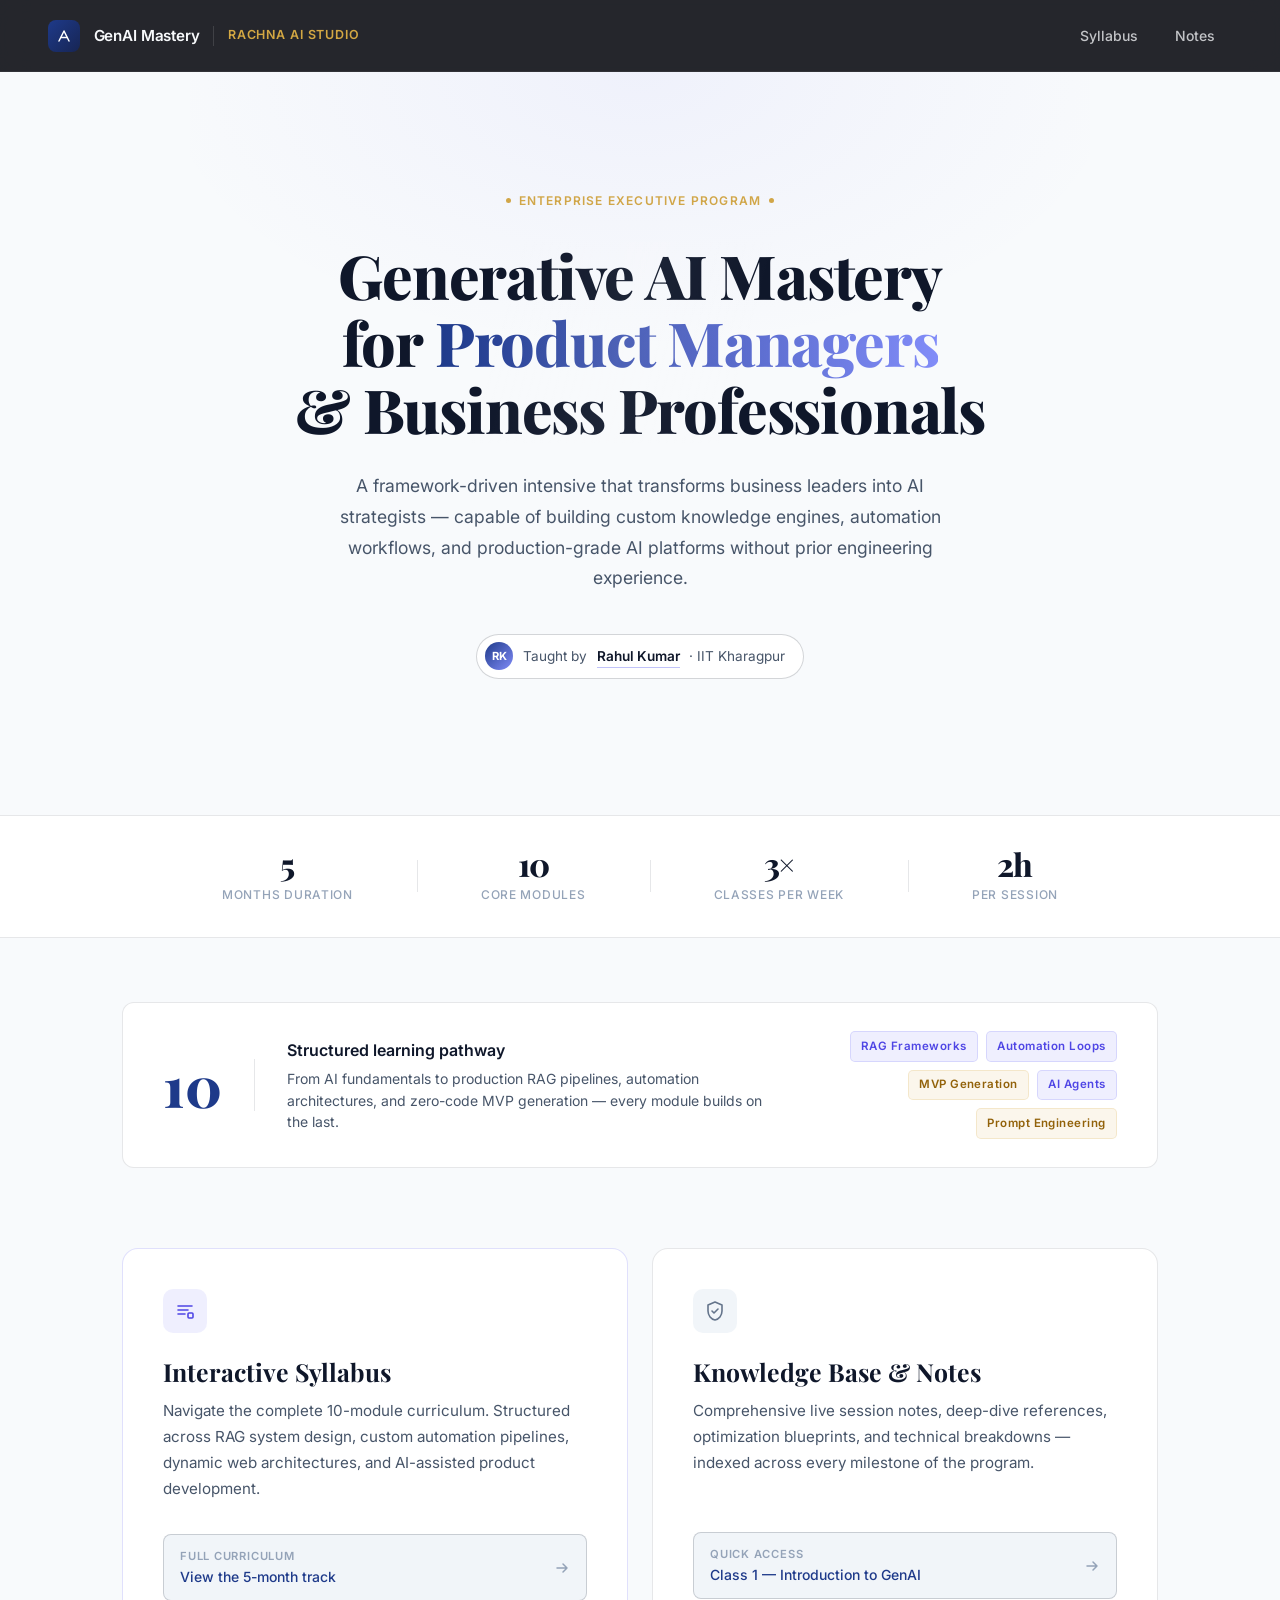
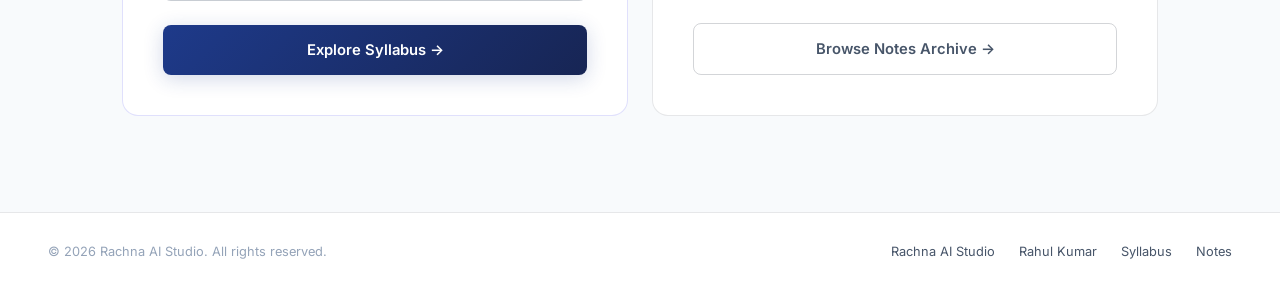
<file: index.html>
<!DOCTYPE html>
<html lang="en">
<head>
  <meta charset="UTF-8" />
  <meta name="viewport" content="width=device-width, initial-scale=1.0" />
  <title>Generative AI Mastery — Enterprise Executive Program</title>
  <link rel="icon" type="image/x-icon" href="https://www.rachna-ai.in/assets/logo_trans.png">

  <!-- Shared site styles -->
  <link rel="stylesheet" href="genai-mastery-common.css">

  <style>
    /* ================================================================
       Landing Page — Page-specific styles
       ================================================================ */

    body {
      padding-top: var(--nav-h);
      display: flex;
      flex-direction: column;
      min-height: 100vh;
      background: var(--bg);
    }

    /* ── HERO ───────────────────────────────────────────── */
    .hero-wrap {
      flex: 1;
    }

    .hero {
      max-width: 900px;
      margin: 0 auto;
      padding: 7rem 2rem 5rem;
      text-align: center;
      position: relative;
    }

    .hero::before {
      content: '';
      position: absolute;
      inset: 0;
      background: radial-gradient(ellipse 700px 400px at 50% 0%, rgba(99,102,241,0.06) 0%, transparent 70%);
      pointer-events: none;
    }

    .eyebrow {
      display: inline-flex;
      align-items: center;
      gap: 0.5rem;
      font-size: 0.75rem;
      font-weight: 600;
      letter-spacing: 0.1em;
      text-transform: uppercase;
      color: var(--gold);
      margin-bottom: 2rem;
    }

    .eyebrow-dot {
      width: 5px; height: 5px;
      border-radius: 50%;
      background: var(--gold);
    }

    .hero h1 {
      font-family: var(--font-display);
      font-size: clamp(2.4rem, 5vw, 3.8rem);
      font-weight: 800;
      line-height: 1.1;
      letter-spacing: -0.02em;
      color: var(--ink);
      margin-bottom: 1.75rem;
      position: relative;
    }

    .h1-accent {
      background: linear-gradient(90deg, var(--navy) 0%, #818CF8 100%);
      -webkit-background-clip: text;
      -webkit-text-fill-color: transparent;
      background-clip: text;
    }

    @keyframes shimmer {
      0%   { background-position: -800px center; }
      60%  { background-position:  800px center; }
      100% { background-position:  800px center; }
    }

    .hero h1::after {
      content: '';
      position: absolute;
      inset: 0;
      background: linear-gradient(105deg, transparent 35%, rgba(255,255,255,0.06) 50%, transparent 65%);
      background-size: 800px 100%;
      animation: shimmer 3s ease-out 0.8s 1 forwards;
      pointer-events: none;
    }

    .hero-sub {
      font-size: 1.1rem;
      color: var(--muted);
      max-width: 620px;
      margin: 0 auto 2.5rem;
      line-height: 1.75;
    }

    .instructor-pill {
      display: inline-flex;
      align-items: center;
      gap: 0.6rem;
      background: var(--surface);
      border: 1px solid var(--border-hi);
      border-radius: 100px;
      padding: 0.45rem 1.1rem 0.45rem 0.5rem;
      font-size: 0.85rem;
      color: var(--muted);
      margin-bottom: 3.5rem;
    }

    .avatar {
      width: 28px; height: 28px;
      border-radius: 50%;
      background: linear-gradient(135deg, var(--navy) 0%, #818CF8 100%);
      display: flex; align-items: center; justify-content: center;
      font-size: 0.7rem;
      font-weight: 700;
      color: #fff;
      flex-shrink: 0;
    }

    .instructor-pill a {
      color: var(--ink);
      font-weight: 600;
      text-decoration: none;
      border-bottom: 1px solid rgba(99,102,241,0.4);
      transition: border-color 0.2s;
    }

    .instructor-pill a:hover { border-color: var(--navy); }

    /* ── METRICS STRIP ──────────────────────────────────── */
    .metrics {
      border-top: 1px solid var(--border);
      border-bottom: 1px solid var(--border);
      background: var(--surface);
      padding: 2rem 0;
      display: flex;
      justify-content: center;
      gap: 0;
    }

    .metric {
      text-align: center;
      padding: 0 4rem;
      position: relative;
    }

    .metric + .metric::before {
      content: '';
      position: absolute;
      left: 0; top: 50%;
      transform: translateY(-50%);
      height: 32px;
      width: 1px;
      background: var(--border);
    }

    .metric-val {
      display: block;
      font-family: var(--font-display);
      font-size: 2rem;
      font-weight: 800;
      color: var(--ink);
      letter-spacing: -0.03em;
      line-height: 1;
    }

    .metric-label {
      display: block;
      font-size: 0.75rem;
      font-weight: 500;
      letter-spacing: 0.06em;
      text-transform: uppercase;
      color: var(--faint);
      margin-top: 0.35rem;
    }

    /* ── MODULE BANNER ──────────────────────────────────── */
    .module-banner {
      max-width: 1100px;
      margin: 4rem auto 0;
      padding: 0 2rem;
    }

    .module-inner {
      background: var(--surface);
      border: 1px solid var(--border);
      border-radius: 12px;
      padding: 1.75rem 2.5rem;
      display: flex;
      align-items: center;
      gap: 2rem;
    }

    .module-num {
      font-family: var(--font-display);
      font-size: 3.5rem;
      font-weight: 800;
      color: var(--navy);
      line-height: 1;
      flex-shrink: 0;
    }

    .module-sep {
      width: 1px;
      height: 52px;
      background: var(--border);
      flex-shrink: 0;
    }

    .module-text h3 {
      font-size: 1rem;
      font-weight: 600;
      color: var(--ink);
      margin-bottom: 0.3rem;
    }

    .module-text p {
      font-size: 0.875rem;
      color: var(--muted);
      line-height: 1.55;
    }

    .module-tags {
      margin-left: auto;
      display: flex;
      gap: 0.5rem;
      flex-wrap: wrap;
      justify-content: flex-end;
    }

    .tag {
      font-size: 0.72rem;
      font-weight: 600;
      letter-spacing: 0.04em;
      padding: 0.3rem 0.65rem;
      border-radius: 5px;
      background: rgba(99,102,241,0.1);
      color: #4F46E5;
      border: 1px solid rgba(99,102,241,0.18);
    }

    .tag.gold {
      background: rgba(212,168,67,0.1);
      color: #92620A;
      border-color: rgba(212,168,67,0.2);
    }

    /* ── PORTAL CARDS ───────────────────────────────────── */
    .portals {
      max-width: 1100px;
      margin: 0 auto;
      padding: 5rem 2rem 6rem;
      display: grid;
      grid-template-columns: 1fr 1fr;
      gap: 1.5rem;
    }

    .portal-card {
      background: var(--surface);
      border: 1px solid var(--border);
      border-radius: 16px;
      padding: 2.5rem;
      display: flex;
      flex-direction: column;
      justify-content: space-between;
      transition: border-color 0.22s, box-shadow 0.22s, transform 0.22s;
      position: relative;
      overflow: hidden;
    }

    .portal-card::before {
      content: '';
      position: absolute;
      top: 0; left: 0; right: 0;
      height: 1px;
      background: linear-gradient(90deg, transparent 0%, rgba(99,102,241,0.4) 50%, transparent 100%);
      opacity: 0;
      transition: opacity 0.22s;
    }

    .portal-card:hover {
      border-color: rgba(99,102,241,0.3);
      box-shadow: 0 8px 32px rgba(99,102,241,0.08);
      transform: translateY(-3px);
    }

    .portal-card:hover::before { opacity: 1; }
    .portal-card.primary { border-color: rgba(99,102,241,0.2); }

    .card-icon {
      width: 44px; height: 44px;
      border-radius: 10px;
      display: flex; align-items: center; justify-content: center;
      margin-bottom: 1.5rem;
      flex-shrink: 0;
    }

    .card-icon.indigo { background: rgba(99,102,241,0.1); }
    .card-icon.slate  { background: var(--surface-2); }
    .card-icon svg { width: 22px; height: 22px; }

    .portal-card h2 {
      font-family: var(--font-display);
      font-size: 1.55rem;
      font-weight: 700;
      color: var(--ink);
      margin-bottom: 0.75rem;
      line-height: 1.2;
    }

    .portal-card > div > p {
      font-size: 0.95rem;
      color: var(--muted);
      line-height: 1.7;
      margin-bottom: 2rem;
    }

    .quick-link {
      display: flex;
      align-items: center;
      gap: 0.5rem;
      background: var(--surface-2);
      border: 1px solid var(--border-hi);
      border-radius: 8px;
      padding: 0.75rem 1rem;
      margin-bottom: 1.5rem;
      text-decoration: none;
      transition: background 0.18s, border-color 0.18s;
    }

    .quick-link:hover {
      background: rgba(99,102,241,0.07);
      border-color: rgba(99,102,241,0.3);
    }

    .quick-link-label {
      font-size: 0.7rem;
      font-weight: 600;
      letter-spacing: 0.07em;
      text-transform: uppercase;
      color: var(--faint);
    }

    .quick-link-title {
      font-size: 0.875rem;
      font-weight: 500;
      color: var(--navy);
    }

    .quick-link-arrow {
      margin-left: auto;
      color: var(--faint);
      transition: transform 0.18s, color 0.18s;
    }

    .quick-link:hover .quick-link-arrow {
      transform: translateX(3px);
      color: var(--navy);
    }

    .btn {
      display: block;
      width: 100%;
      text-align: center;
      text-decoration: none;
      font-weight: 600;
      font-size: 0.925rem;
      padding: 0.8rem 1.25rem;
      border-radius: 8px;
      transition: opacity 0.18s, transform 0.18s;
    }

    .btn:active { transform: scale(0.98); }

    .btn-primary {
      background: linear-gradient(135deg, var(--navy) 0%, var(--navy-dk) 100%);
      color: #fff;
      box-shadow: 0 4px 20px rgba(30,58,138,0.2);
    }

    .btn-primary:hover { opacity: 0.88; }

    .btn-secondary {
      background: transparent;
      color: var(--muted);
      border: 1px solid var(--border-hi);
    }

    .btn-secondary:hover {
      color: var(--ink);
      background: var(--surface-2);
      border-color: var(--border-hi);
    }

    /* ── RESPONSIVE ─────────────────────────────────────── */
    @media (max-width: 768px) {
      .hero { padding: 5rem 1.25rem 3.5rem; }
      .metrics { flex-direction: column; gap: 1.75rem; align-items: center; }
      .metric + .metric::before { display: none; }
      .portals { grid-template-columns: 1fr; padding: 3rem 1.25rem 4rem; }
      .module-inner { flex-direction: column; align-items: flex-start; gap: 1rem; }
      .module-tags { margin-left: 0; justify-content: flex-start; }
    }
  </style>
</head>
<body>

  <!-- ── HEADER ── -->
  <header class="site-header">
    <div class="header-left">
      <a href="/" class="logo-mark">
        <svg viewBox="0 0 16 16" fill="none" xmlns="http://www.w3.org/2000/svg">
          <path d="M3 13 L8 3 L13 13" stroke="white" stroke-width="1.5" stroke-linecap="round" stroke-linejoin="round"/>
          <path d="M5 9.5 L11 9.5" stroke="white" stroke-width="1.5" stroke-linecap="round"/>
        </svg>
      </a>
      <span class="logo-text">GenAI Mastery</span>
      <div class="header-divider"></div>
      <a href="https://www.rachna-ai.in" target="_blank" class="studio-link">Rachna AI Studio</a>
    </div>
    <nav class="site-nav">
      <a href="syllabus/">Syllabus</a>
      <a href="notes/">Notes</a>
    </nav>
  </header>

  <!-- ── HERO ── -->
  <div class="hero-wrap">
    <section class="hero">
      <div class="eyebrow">
        <span class="eyebrow-dot"></span>
        Enterprise Executive Program
        <span class="eyebrow-dot"></span>
      </div>

      <h1>
        Generative AI Mastery<br />
        for <span class="h1-accent">Product Managers</span><br />
        &amp; Business Professionals
      </h1>

      <p class="hero-sub">
        A framework-driven intensive that transforms business leaders into AI strategists — capable of building custom knowledge engines, automation workflows, and production-grade AI platforms without prior engineering experience.
      </p>

      <div class="instructor-pill">
        <div class="avatar">RK</div>
        <span>Taught by</span>
        <a href="https://Rahulrkr1996.github.io/" target="_blank" rel="noopener">Rahul Kumar</a>
        <span>· IIT Kharagpur</span>
      </div>
    </section>

    <!-- ── METRICS ── -->
    <div class="metrics">
      <div class="metric">
        <span class="metric-val">5</span>
        <span class="metric-label">Months Duration</span>
      </div>
      <div class="metric">
        <span class="metric-val">10</span>
        <span class="metric-label">Core Modules</span>
      </div>
      <div class="metric">
        <span class="metric-val">3×</span>
        <span class="metric-label">Classes per Week</span>
      </div>
      <div class="metric">
        <span class="metric-val">2h</span>
        <span class="metric-label">Per Session</span>
      </div>
    </div>

    <!-- ── MODULE BANNER ── -->
    <div class="module-banner">
      <div class="module-inner">
        <span class="module-num">10</span>
        <div class="module-sep"></div>
        <div class="module-text">
          <h3>Structured learning pathway</h3>
          <p>From AI fundamentals to production RAG pipelines, automation architectures, and zero-code MVP generation — every module builds on the last.</p>
        </div>
        <div class="module-tags">
          <span class="tag">RAG Frameworks</span>
          <span class="tag">Automation Loops</span>
          <span class="tag gold">MVP Generation</span>
          <span class="tag">AI Agents</span>
          <span class="tag gold">Prompt Engineering</span>
        </div>
      </div>
    </div>

    <!-- ── PORTAL CARDS ── -->
    <section class="portals">

      <div class="portal-card primary">
        <div>
          <div class="card-icon indigo">
            <svg viewBox="0 0 22 22" fill="none" stroke="#4F46E5" stroke-width="1.6" stroke-linecap="round" stroke-linejoin="round">
              <path d="M4 6h14M4 10h10M4 14h7"/>
              <rect x="14" y="13" width="5" height="5" rx="1"/>
            </svg>
          </div>
          <h2>Interactive Syllabus</h2>
          <p>Navigate the complete 10-module curriculum. Structured across RAG system design, custom automation pipelines, dynamic web architectures, and AI-assisted product development.</p>
        </div>
        <div>
          <a href="syllabus/" class="quick-link">
            <div>
              <div class="quick-link-label">Full Curriculum</div>
              <div class="quick-link-title">View the 5-month track</div>
            </div>
            <svg class="quick-link-arrow" width="16" height="16" viewBox="0 0 16 16" fill="none">
              <path d="M3 8h10M9 4l4 4-4 4" stroke="currentColor" stroke-width="1.5" stroke-linecap="round" stroke-linejoin="round"/>
            </svg>
          </a>
          <a href="syllabus/" class="btn btn-primary">Explore Syllabus →</a>
        </div>
      </div>

      <div class="portal-card">
        <div>
          <div class="card-icon slate">
            <svg viewBox="0 0 22 22" fill="none" stroke="#64748B" stroke-width="1.6" stroke-linecap="round" stroke-linejoin="round">
              <path d="M11 2L4 5v6c0 4.5 3.2 8.2 7 9 3.8-.8 7-4.5 7-9V5l-7-3z"/>
              <path d="M8 11l2 2 4-4"/>
            </svg>
          </div>
          <h2>Knowledge Base &amp; Notes</h2>
          <p>Comprehensive live session notes, deep-dive references, optimization blueprints, and technical breakdowns — indexed across every milestone of the program.</p>
        </div>
        <div>
          <a href="notes/class1/" class="quick-link">
            <div>
              <div class="quick-link-label">Quick Access</div>
              <div class="quick-link-title">Class 1 — Introduction to GenAI</div>
            </div>
            <svg class="quick-link-arrow" width="16" height="16" viewBox="0 0 16 16" fill="none">
              <path d="M3 8h10M9 4l4 4-4 4" stroke="currentColor" stroke-width="1.5" stroke-linecap="round" stroke-linejoin="round"/>
            </svg>
          </a>
          <a href="notes/" class="btn btn-secondary">Browse Notes Archive →</a>
        </div>
      </div>

    </section>
  </div>

  <!-- ── FOOTER ── -->
  <footer class="site-footer">
    <span>© 2026 Rachna AI Studio. All rights reserved.</span>
    <div class="footer-right">
      <a href="https://www.rachna-ai.in" target="_blank">Rachna AI Studio</a>
      <a href="https://Rahulrkr1996.github.io/" target="_blank">Rahul Kumar</a>
      <a href="syllabus/">Syllabus</a>
      <a href="notes/">Notes</a>
    </div>
  </footer>

</body>
</html>
</file>
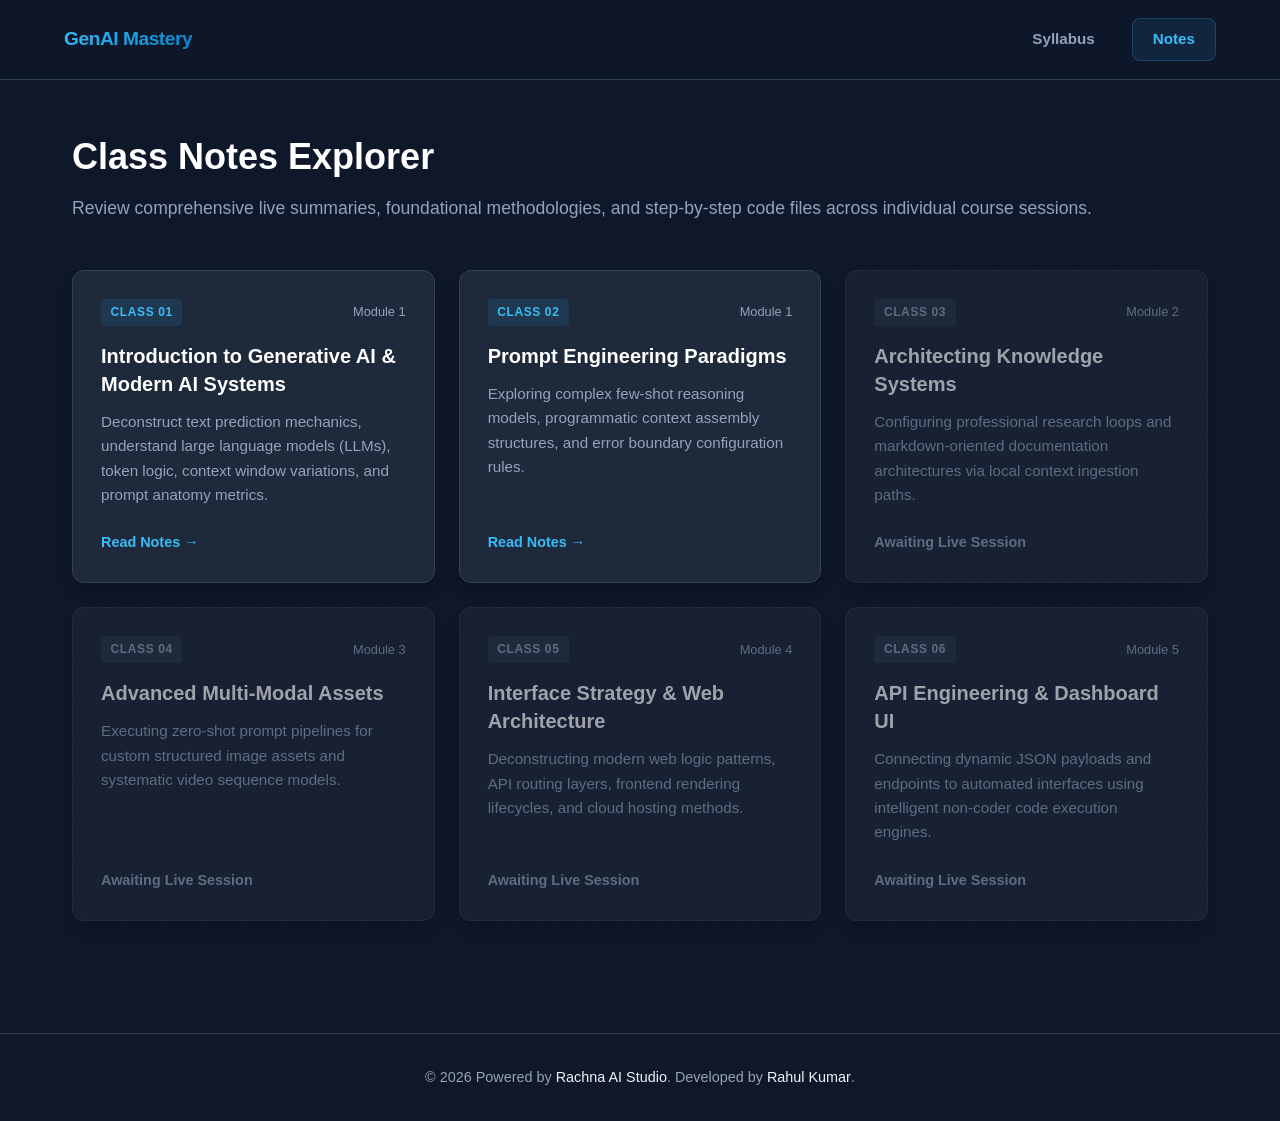
<file: notes/index.html>
<!DOCTYPE html>
<html lang="en">
<head>
    <meta charset="UTF-8">
    <meta name="viewport" content="width=device-width, initial-scale=1.0">
    <title>Class Notes Archive | GenAI Mastery</title>
    <link rel="icon" type="image/x-icon" href="https://www.rachna-ai.in/assets/logo_trans.png">
    <style>
        :root {
            --bg-color: #0f172a;
            --card-bg: #1e293b;
            --text-main: #f1f5f9;
            --text-muted: #94a3b8;
            --accent-color: #38bdf8;
            --accent-gradient: linear-gradient(135deg, #38bdf8 0%, #0284c7 100%);
            --border-color: #334155;
            --shadow: 0 10px 15px -3px rgba(0, 0, 0, 0.3);
        }

        * {
            box-sizing: border-box;
            margin: 0;
            padding: 0;
        }

        body {
            font-family: -apple-system, BlinkMacSystemFont, "Segoe UI", Roboto, Helvetica, Arial, sans-serif;
            background-color: var(--bg-color);
            color: var(--text-main);
            line-height: 1.6;
            padding-top: 80px;
            display: flex;
            flex-direction: column;
            min-height: 100vh;
        }

        /* Top Navigation Header */
        header.nav-header {
            position: fixed;
            top: 0;
            left: 0;
            width: 100%;
            height: 80px;
            background-color: rgba(15, 23, 42, 0.9);
            backdrop-filter: blur(12px);
            border-bottom: 1px solid var(--border-color);
            display: flex;
            justify-content: space-between;
            align-items: center;
            padding: 0 4rem;
            z-index: 1000;
        }

        .logo-group {
            display: flex;
            align-items: center;
            gap: 1rem;
        }

        .logo-group a {
            text-decoration: none;
        }

        .logo {
            font-weight: 800;
            font-size: 1.2rem;
            letter-spacing: -0.025em;
            background: var(--accent-gradient);
            -webkit-background-clip: text;
            -webkit-text-fill-color: transparent;
        }

        .tab-container {
            display: flex;
            gap: 1rem;
        }

        .tab-btn {
            background: transparent;
            border: 1px solid transparent;
            color: var(--text-muted);
            padding: 0.5rem 1.25rem;
            font-size: 0.95rem;
            font-weight: 600;
            border-radius: 0.5rem;
            cursor: pointer;
            text-decoration: none;
            transition: all 0.2s ease;
        }

        .tab-btn:hover {
            color: #fff;
            background-color: rgba(255, 255, 255, 0.05);
        }

        .tab-btn.active {
            color: var(--accent-color);
            background-color: rgba(56, 189, 248, 0.1);
            border-color: rgba(56, 189, 248, 0.2);
        }

        /* Container Layout */
        main {
            max-width: 1200px;
            width: 100%;
            margin: 3rem auto;
            padding: 0 2rem;
            flex-grow: 1;
        }

        .page-title-block {
            margin-bottom: 3rem;
        }

        .page-title-block h1 {
            font-size: 2.25rem;
            font-weight: 800;
            color: #fff;
            margin-bottom: 0.5rem;
        }

        .page-title-block p {
            color: var(--text-muted);
            font-size: 1.1rem;
        }

        /* Filter Modules Grid View */
        .archive-grid {
            display: grid;
            grid-template-columns: repeat(auto-fill, minmax(340px, 1fr));
            gap: 1.5rem;
            margin-bottom: 4rem;
        }

        .class-card {
            background-color: var(--card-bg);
            border: 1px solid var(--border-color);
            border-radius: 0.75rem;
            padding: 1.75rem;
            display: flex;
            flex-direction: column;
            justify-content: space-between;
            transition: all 0.2s ease;
            text-decoration: none;
            box-shadow: var(--shadow);
        }

        .class-card:hover {
            transform: translateY(-2px);
            border-color: #475569;
            box-shadow: 0 12px 20px -3px rgba(0, 0, 0, 0.4);
        }

        .card-meta {
            display: flex;
            justify-content: space-between;
            align-items: center;
            margin-bottom: 1rem;
        }

        .class-badge {
            background-color: rgba(56, 189, 248, 0.1);
            color: var(--accent-color);
            padding: 0.25rem 0.6rem;
            border-radius: 0.25rem;
            font-size: 0.75rem;
            font-weight: 700;
            text-transform: uppercase;
            letter-spacing: 0.05em;
        }

        .module-identifier {
            font-size: 0.8rem;
            color: var(--text-muted);
            font-weight: 500;
        }

        .class-card h2 {
            font-size: 1.25rem;
            color: #fff;
            font-weight: 700;
            line-height: 1.4;
            margin-bottom: 0.75rem;
        }

        .class-card p {
            color: var(--text-muted);
            font-size: 0.95rem;
            margin-bottom: 1.5rem;
            flex-grow: 1;
        }

        .read-link {
            color: var(--accent-color);
            font-size: 0.9rem;
            font-weight: 600;
            display: inline-flex;
            align-items: center;
            gap: 0.25rem;
        }

        .class-card:hover .read-link {
            text-decoration: underline;
        }

        /* Coming Soon State Modification */
        .class-card.placeholder {
            opacity: 0.6;
            cursor: not-allowed;
            pointer-events: none;
            border-style: dashed;
        }

        .class-card.placeholder .class-badge {
            background-color: rgba(148, 163, 184, 0.1);
            color: var(--text-muted);
        }

        /* Bottom Branding Footer */
        footer {
            border-top: 1px solid var(--border-color);
            background-color: rgba(15, 23, 42, 0.8);
            padding: 2rem;
            text-align: center;
            font-size: 0.9rem;
            color: var(--text-muted);
        }

        footer a {
            color: var(--text-main);
            text-decoration: none;
            font-weight: 500;
        }

        @media (max-width: 768px) {
            header.nav-header {
                padding: 0 1.5rem;
            }
            main {
                padding: 0 1rem;
            }
            .archive-grid {
                grid-template-columns: 1fr;
            }
        }
    </style>
</head>
<body>

    <!-- STICKY TOP HEADER -->
    <header class="nav-header">
        <div class="logo-group">
            <a href="../"><div class="logo">GenAI Mastery</div></a>
        </div>
        <div class="tab-container">
            <a href="../syllabus/" class="tab-btn">Syllabus</a>
            <a href="./" class="tab-btn active">Notes</a>
        </div>
    </header>

    <!-- CONTENT EXPLORER ARCHIVE -->
    <main>
        <div class="page-title-block">
            <h1>Class Notes Explorer</h1>
            <p>Review comprehensive live summaries, foundational methodologies, and step-by-step code files across individual course sessions.</p>
        </div>

        <div class="archive-grid">
            
            <!-- CLASS 1 (ACTIVE ROUTE) -->
            <a href="class1/" class="class-card">
                <div>
                    <div class="card-meta">
                        <span class="class-badge">Class 01</span>
                        <span class="module-identifier">Module 1</span>
                    </div>
                    <h2>Introduction to Generative AI & Modern AI Systems</h2>
                    <p>Deconstruct text prediction mechanics, understand large language models (LLMs), token logic, context window variations, and prompt anatomy metrics.</p>
                </div>
                <span class="read-link">Read Notes &rarr;</span>
            </a>

            <!-- CLASS 2 (ACTIVE ROUTE) -->
            <a href="class2/" class="class-card">
                <div>
                    <div class="card-meta">
                        <span class="class-badge">Class 02</span>
                        <span class="module-identifier">Module 1</span>
                    </div>
                    <h2>Prompt Engineering Paradigms</h2>
                    <p>Exploring complex few-shot reasoning models, programmatic context assembly structures, and error boundary configuration rules.</p>
                </div>
                <span class="read-link">Read Notes &rarr;</span>
            </a>

            <!-- FUTURE PLACEHOLDERS MAPPED TO SUB-MODULES -->
            <div class="class-card placeholder">
                <div>
                    <div class="card-meta">
                        <span class="class-badge">Class 03</span>
                        <span class="module-identifier">Module 2</span>
                    </div>
                    <h2>Architecting Knowledge Systems</h2>
                    <p>Configuring professional research loops and markdown-oriented documentation architectures via local context ingestion paths.</p>
                </div>
                <span class="read-link" style="color: var(--text-muted);">Awaiting Live Session</span>
            </div>

            <div class="class-card placeholder">
                <div>
                    <div class="card-meta">
                        <span class="class-badge">Class 04</span>
                        <span class="module-identifier">Module 3</span>
                    </div>
                    <h2>Advanced Multi-Modal Assets</h2>
                    <p>Executing zero-shot prompt pipelines for custom structured image assets and systematic video sequence models.</p>
                </div>
                <span class="read-link" style="color: var(--text-muted);">Awaiting Live Session</span>
            </div>

            <div class="class-card placeholder">
                <div>
                    <div class="card-meta">
                        <span class="class-badge">Class 05</span>
                        <span class="module-identifier">Module 4</span>
                    </div>
                    <h2>Interface Strategy & Web Architecture</h2>
                    <p>Deconstructing modern web logic patterns, API routing layers, frontend rendering lifecycles, and cloud hosting methods.</p>
                </div>
                <span class="read-link" style="color: var(--text-muted);">Awaiting Live Session</span>
            </div>

            <div class="class-card placeholder">
                <div>
                    <div class="card-meta">
                        <span class="class-badge">Class 06</span>
                        <span class="module-identifier">Module 5</span>
                    </div>
                    <h2>API Engineering & Dashboard UI</h2>
                    <p>Connecting dynamic JSON payloads and endpoints to automated interfaces using intelligent non-coder code execution engines.</p>
                </div>
                <span class="read-link" style="color: var(--text-muted);">Awaiting Live Session</span>
            </div>

        </div>
    </main>

    <!-- BRAND FOOTER -->
    <footer>
        <p>&copy; 2026 Powered by <a href="https://www.rachna-ai.in" target="_blank">Rachna AI Studio</a>. Developed by <a href="https://Rahulrkr1996.github.io/" target="_blank">Rahul Kumar</a>.</p>
    </footer>

</body>
</html>
</file>
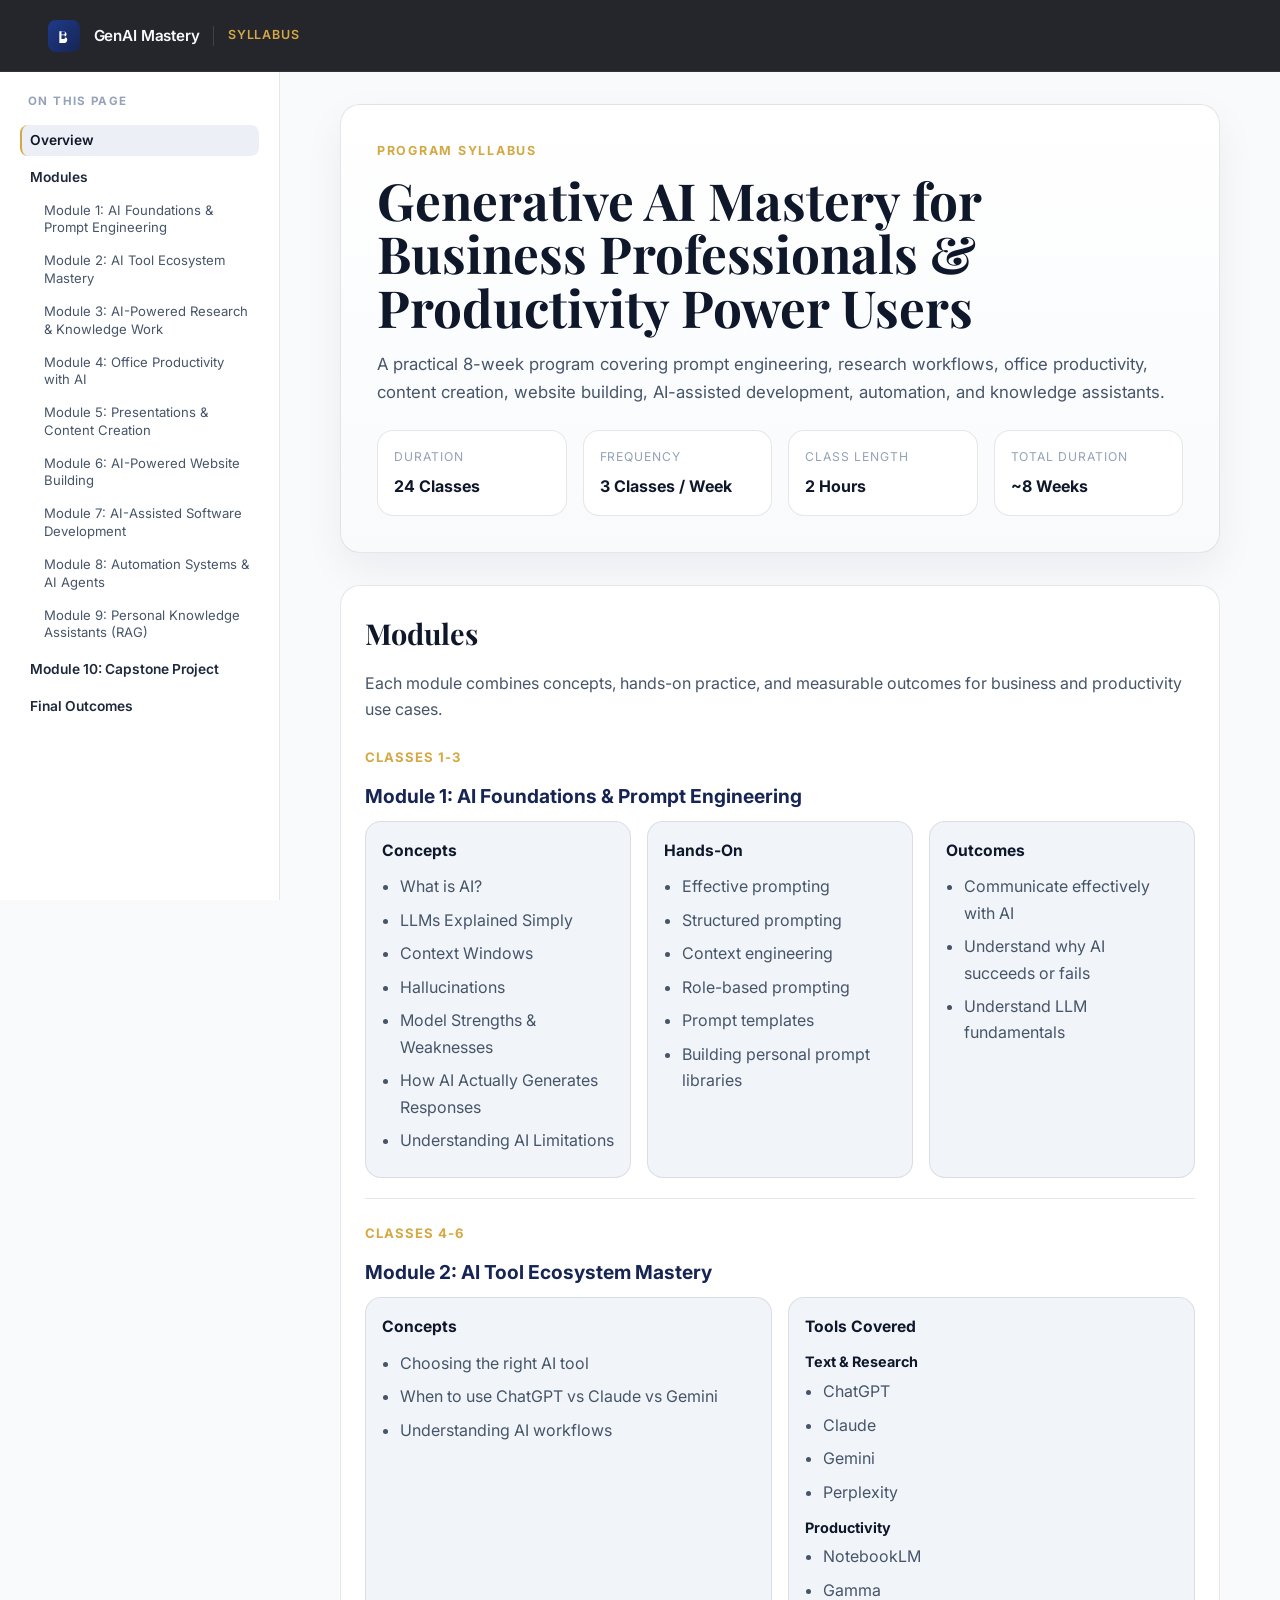
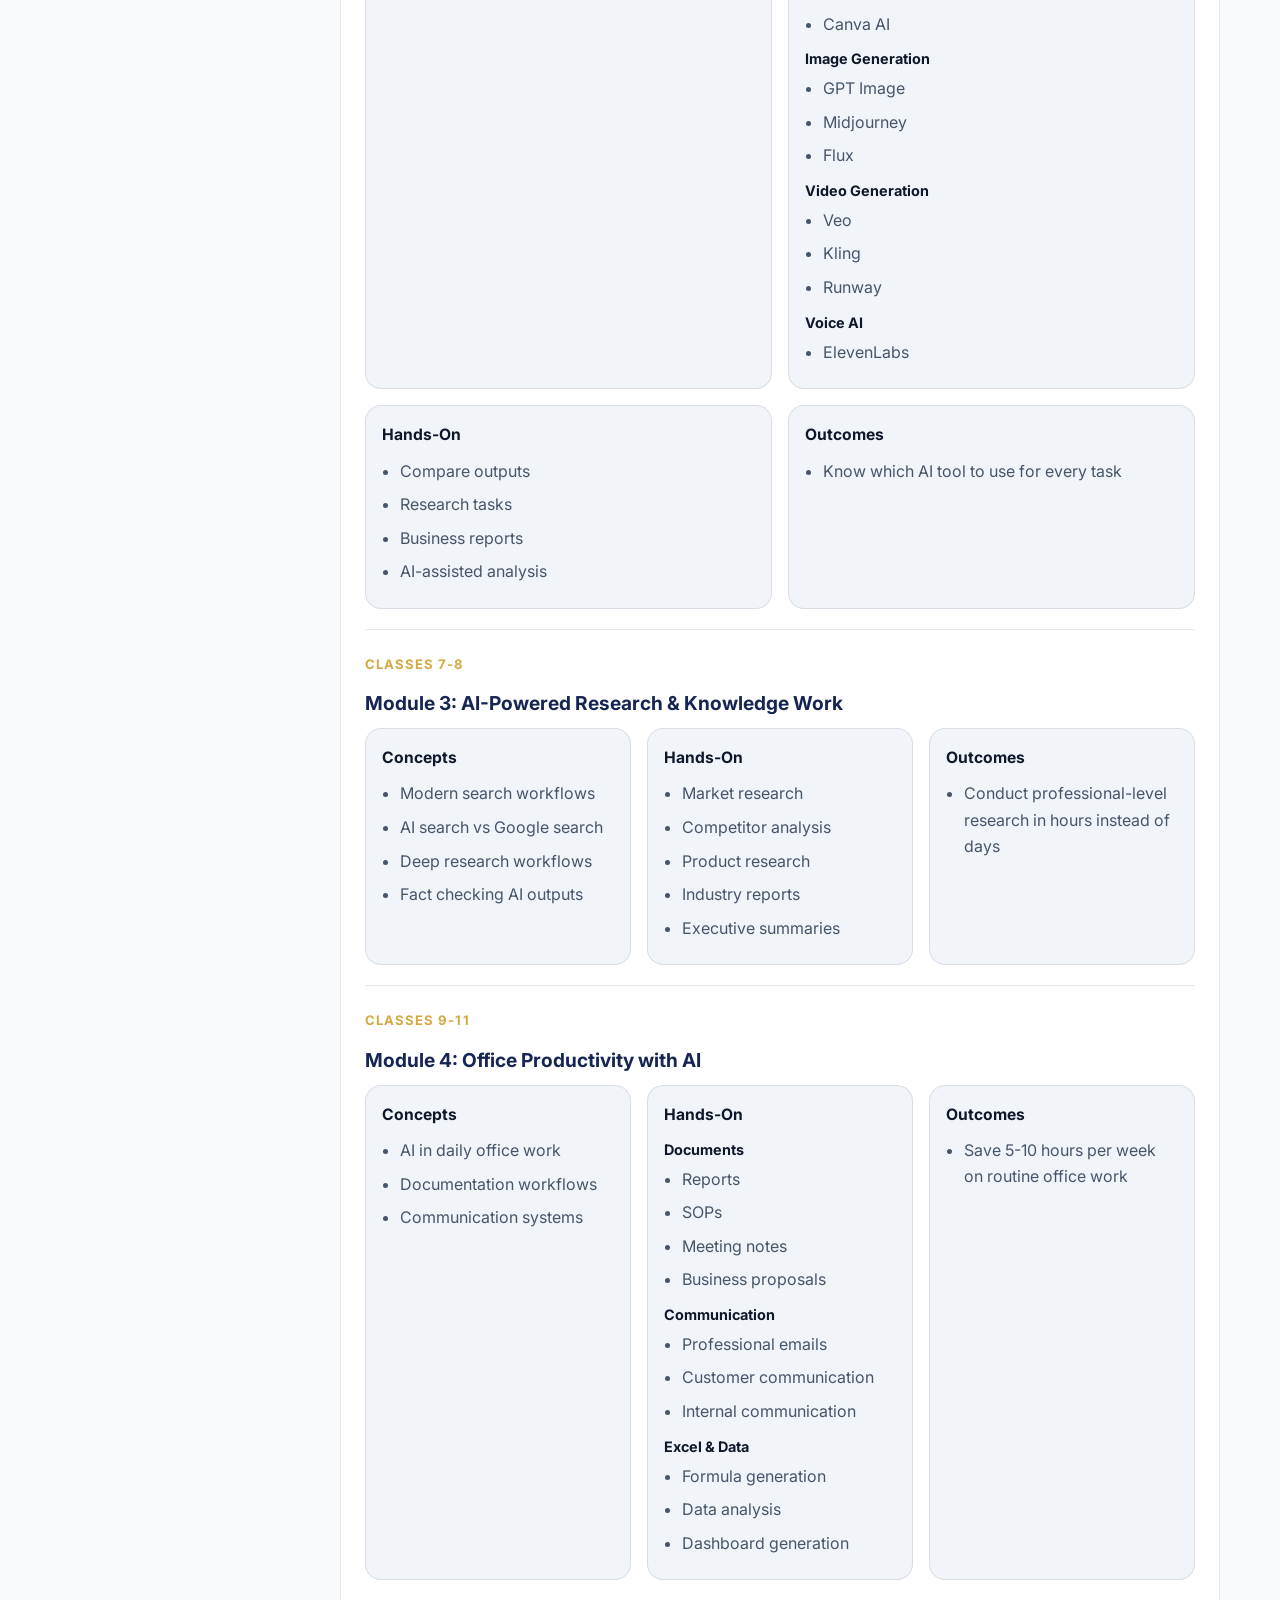
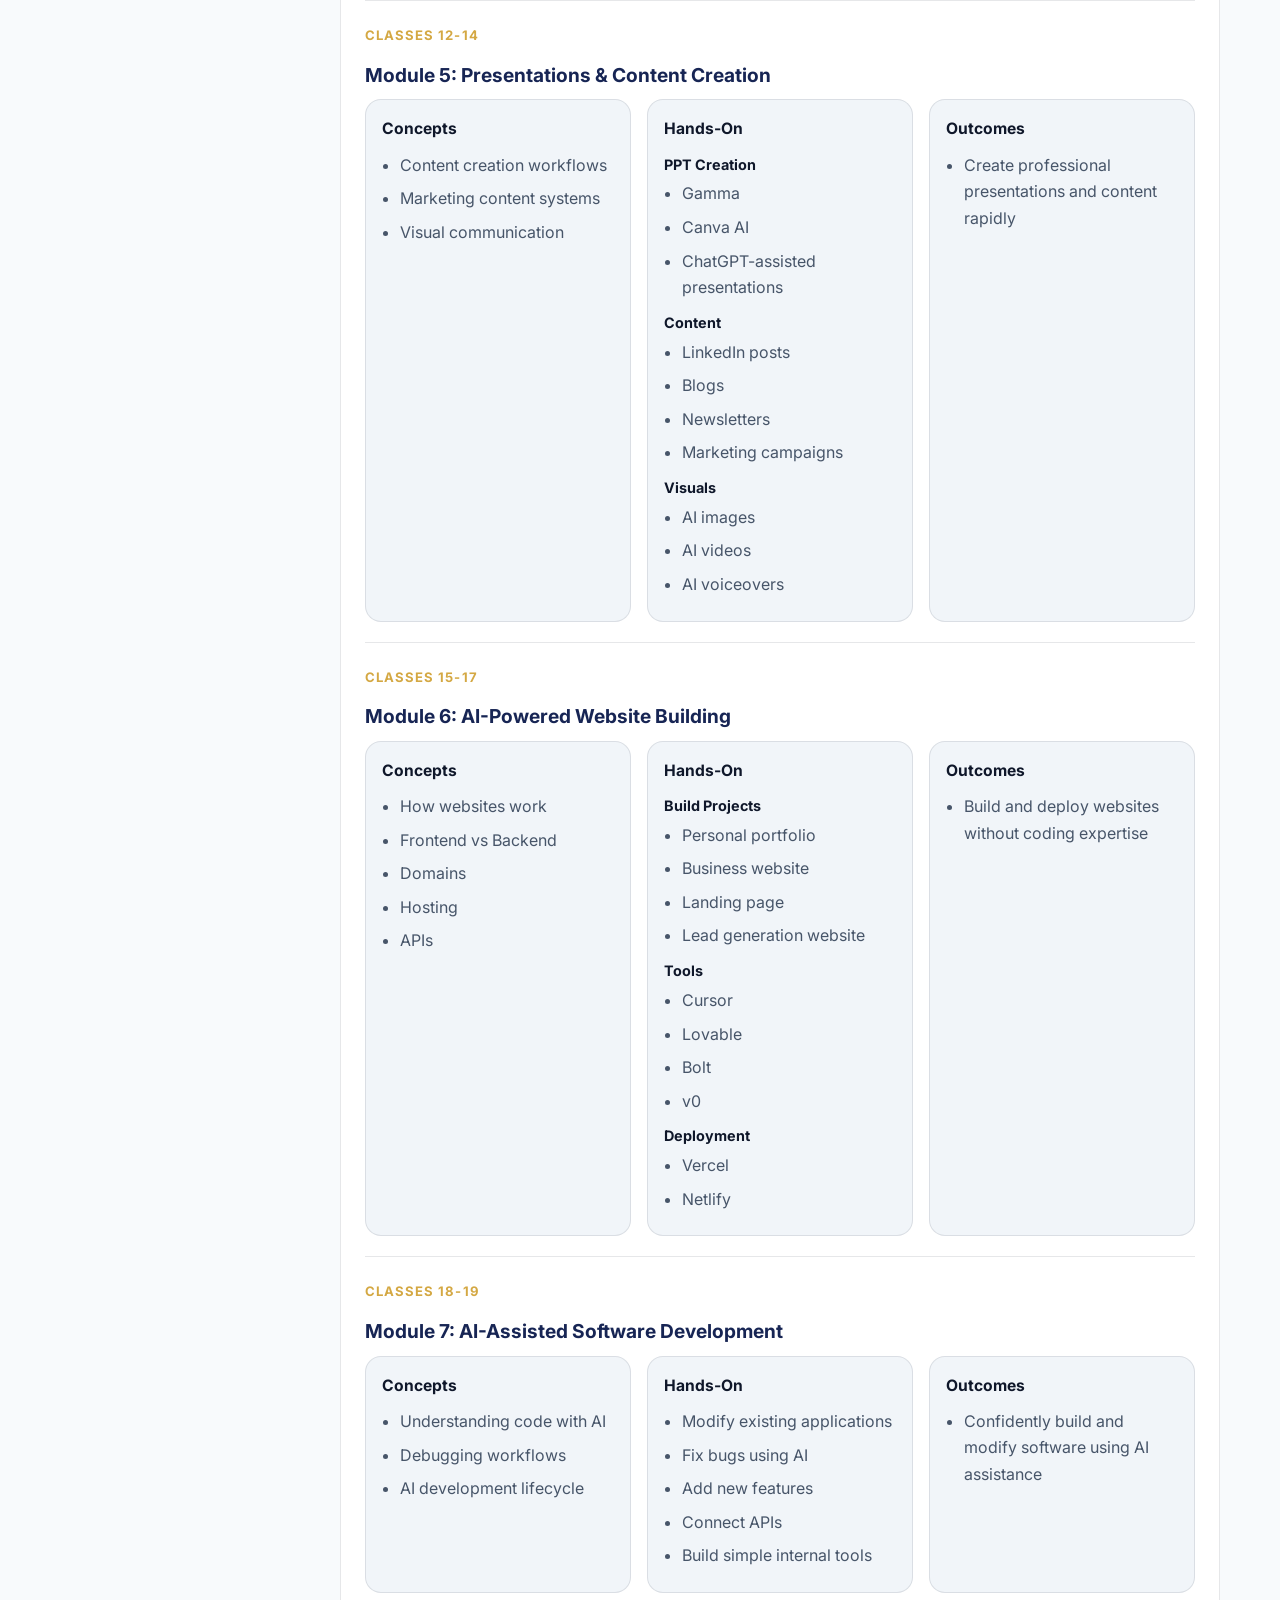
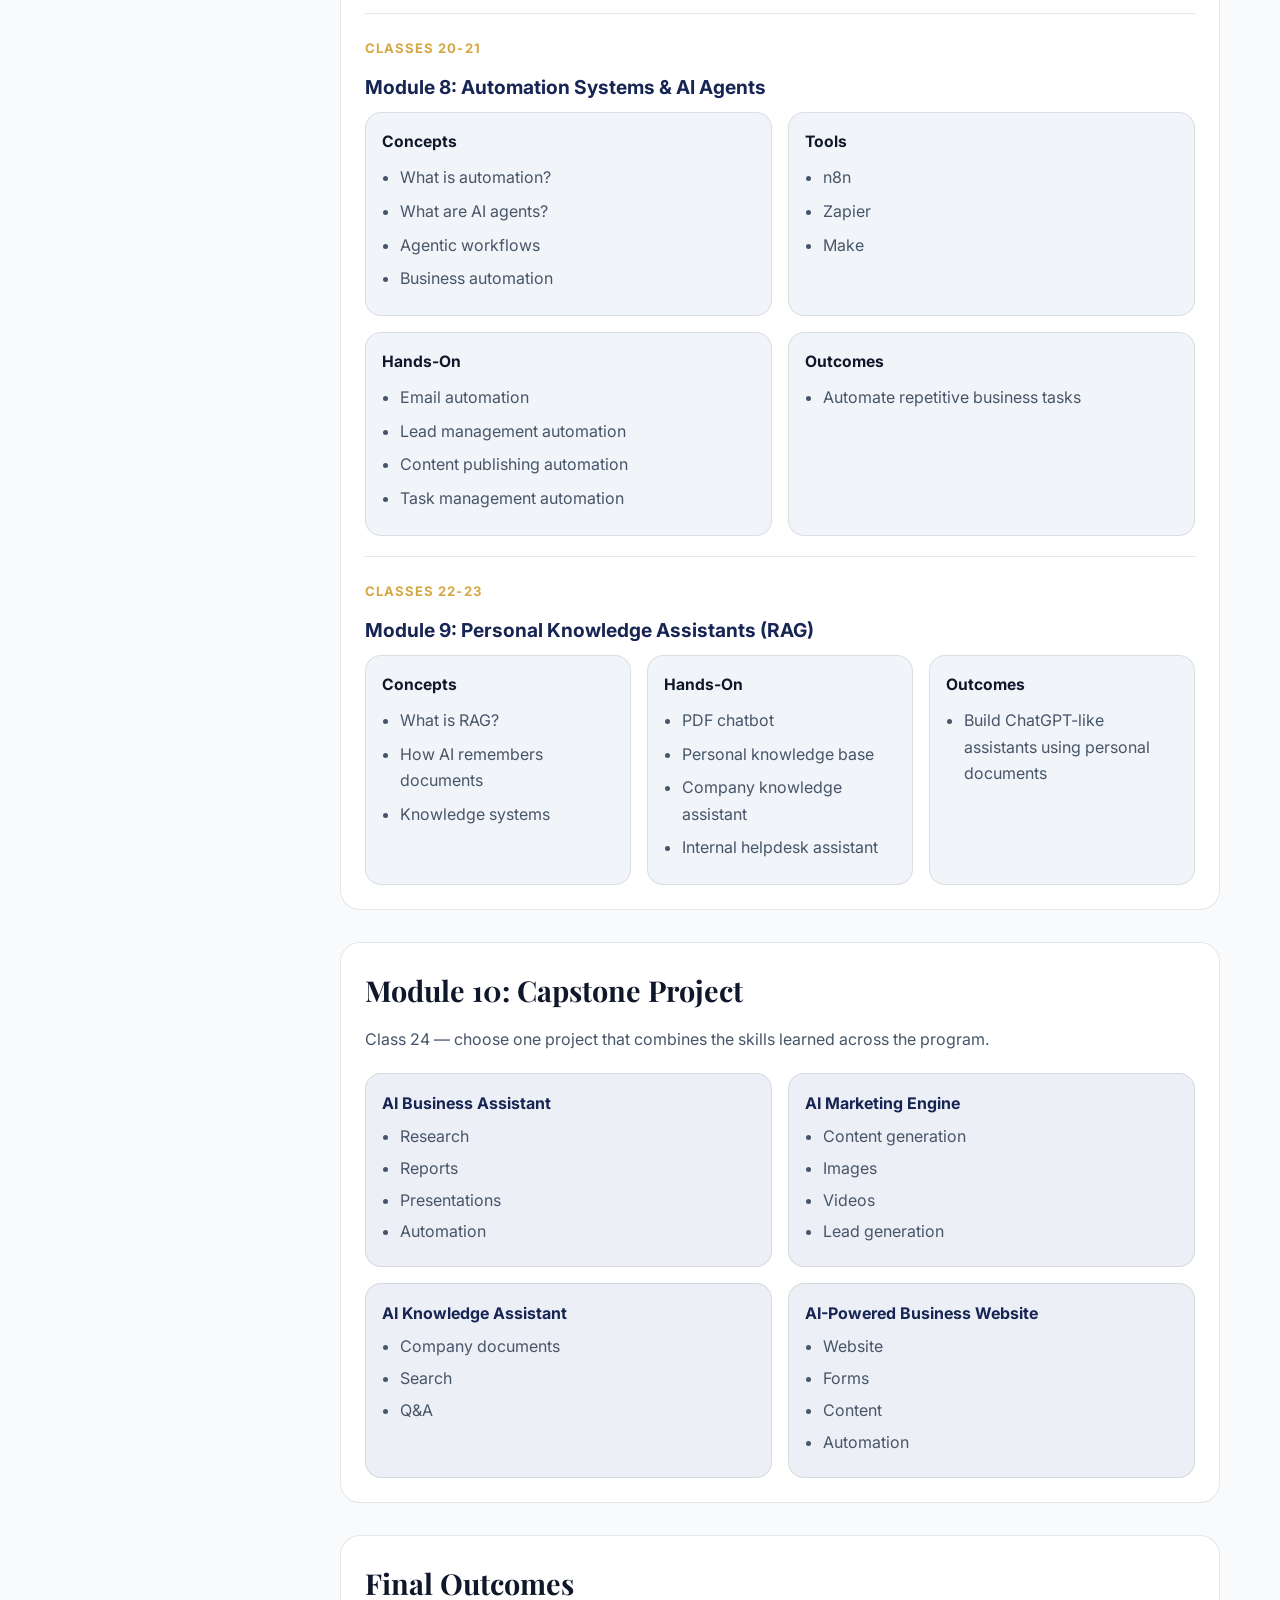
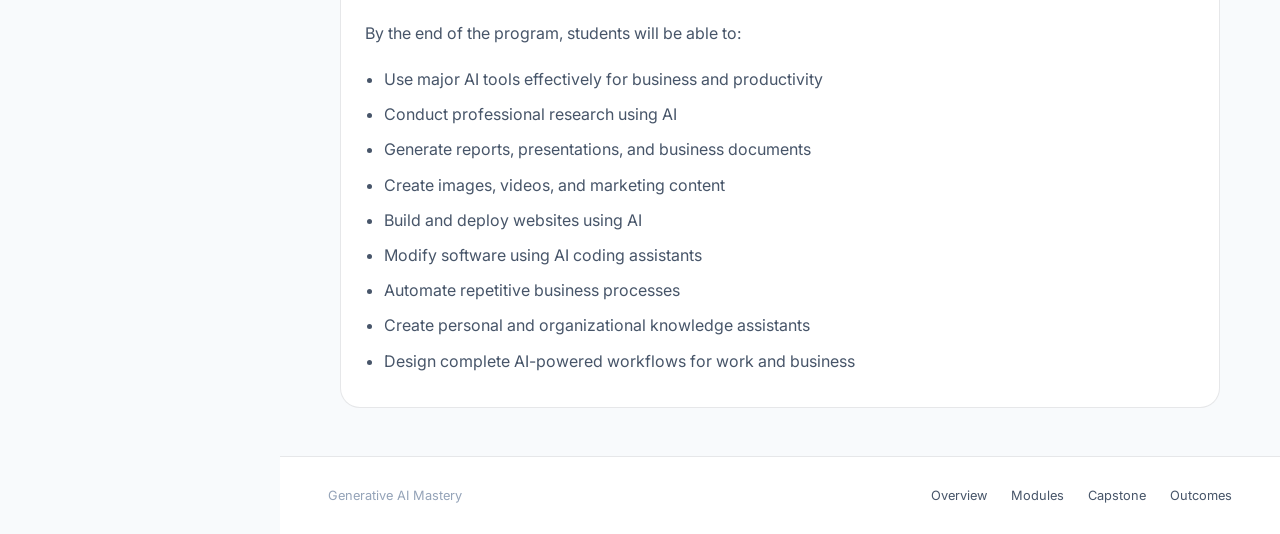
<file: syllabus/index.html>
<!doctype html>
<html lang="en">
<head>
  <meta charset="utf-8" />
  <meta name="viewport" content="width=device-width, initial-scale=1" />
  <title>Generative AI Mastery Syllabus</title>
  <link rel="stylesheet" href="/genai-mastery-common.css" />
  <style>
    :root { --sidebar-w: 280px; }

    .layout {
      display: flex;
      padding-top: var(--nav-h);
      min-height: 100vh;
    }

    .toc-sidebar {
      position: fixed;
      top: var(--nav-h);
      left: 0;
      width: var(--sidebar-w);
      height: calc(100vh - var(--nav-h));
      overflow-y: auto;
      border-right: 1px solid var(--border);
      background: var(--surface);
      padding: 1.25rem 0 2rem;
      z-index: 100;
    }

    .toc-sidebar-inner {
      padding: 0 1.25rem;
    }

    .toc-label {
      font-size: 0.72rem;
      text-transform: uppercase;
      letter-spacing: 0.12em;
      font-weight: 700;
      color: var(--faint);
      margin-bottom: 0.85rem;
      padding: 0 0.5rem;
    }

    .toc-list {
      list-style: none;
    }

    .toc-list li { margin-bottom: 0.15rem; }

    .toc-list a {
      display: block;
      padding: 0.4rem 0.5rem;
      border-radius: 8px;
      font-size: 0.86rem;
      line-height: 1.35;
      color: var(--muted);
      text-decoration: none;
      border-left: 2px solid transparent;
      transition: color 0.15s, background 0.15s, border-color 0.15s;
    }

    .toc-list a:hover {
      color: var(--ink);
      background: var(--surface-2);
    }

    .toc-list a.active {
      color: var(--navy);
      font-weight: 600;
      background: var(--navy-lt);
      border-left-color: var(--gold);
    }

    .toc-list .toc-h1 a { font-weight: 600; color: var(--ink); }
    .toc-list .toc-h2 { margin-top: 0.35rem; }
    .toc-list .toc-h2 > a { font-weight: 600; color: var(--ink-2); }
    .toc-list .toc-h3 { padding-left: 0.85rem; }
    .toc-list .toc-h3 > a { font-size: 0.82rem; }

    .main-content {
      margin-left: var(--sidebar-w);
      flex: 1;
      min-width: 0;
    }

    .page {
      max-width: 960px;
      margin: 0 auto;
      padding: 2rem 2.5rem 3rem;
    }

    .toc-toggle {
      display: none;
      position: fixed;
      bottom: 1.25rem;
      left: 1.25rem;
      z-index: 150;
      background: var(--navy);
      color: #fff;
      border: 0;
      border-radius: 999px;
      padding: 0.65rem 1rem;
      font-size: 0.85rem;
      font-weight: 600;
      cursor: pointer;
      box-shadow: 0 8px 24px rgba(15, 23, 42, 0.2);
    }

    .toc-backdrop {
      display: none;
      position: fixed;
      inset: 0;
      background: rgba(15, 23, 42, 0.4);
      z-index: 90;
    }
    .hero {
      background: linear-gradient(180deg, #fff 0%, #f8fafc 100%);
      border: 1px solid var(--border);
      border-radius: 20px;
      padding: 2.25rem;
      box-shadow: 0 16px 40px rgba(15, 23, 42, 0.06);
      margin-bottom: 2rem;
    }
    .eyebrow {
      color: var(--gold);
      text-transform: uppercase;
      letter-spacing: 0.14em;
      font-size: 0.78rem;
      font-weight: 700;
      margin-bottom: 0.75rem;
    }
    h1 {
      font-family: var(--font-display);
      font-size: clamp(2.2rem, 4vw, 3.6rem);
      line-height: 1.05;
      color: var(--ink);
      margin-bottom: 1rem;
      scroll-margin-top: calc(var(--nav-h) + 1rem);
    }
    h2, h3 {
      scroll-margin-top: calc(var(--nav-h) + 1rem);
    }
    .hero p {
      font-size: 1.05rem;
      color: var(--muted);
      max-width: 72ch;
    }
    .meta-grid {
      display: grid;
      grid-template-columns: repeat(4, minmax(0, 1fr));
      gap: 1rem;
      margin-top: 1.5rem;
    }
    .meta-card {
      background: var(--surface);
      border: 1px solid var(--border);
      border-radius: 16px;
      padding: 1rem;
    }
    .meta-card .label {
      font-size: 0.76rem;
      text-transform: uppercase;
      letter-spacing: 0.08em;
      color: var(--faint);
      margin-bottom: 0.35rem;
    }
    .meta-card .value {
      font-weight: 700;
      color: var(--ink);
    }
    .section {
      margin-top: 2rem;
      background: var(--surface);
      border: 1px solid var(--border);
      border-radius: 20px;
      padding: 1.5rem;
    }
    .section h2 {
      font-family: var(--font-display);
      font-size: 1.8rem;
      margin-bottom: 0.75rem;
      color: var(--ink);
    }
    .section .desc {
      color: var(--muted);
      margin-bottom: 1.25rem;
    }
    .module {
      border-top: 1px solid var(--border);
      padding-top: 1.25rem;
      margin-top: 1.25rem;
    }
    .module:first-of-type {
      border-top: 0;
      padding-top: 0;
      margin-top: 0;
    }
    .module h3 {
      font-size: 1.2rem;
      color: var(--navy-dk);
      margin-bottom: 0.5rem;
    }
    .module .classes {
      display: inline-block;
      font-size: 0.82rem;
      color: var(--gold);
      font-weight: 700;
      margin-bottom: 0.8rem;
      text-transform: uppercase;
      letter-spacing: 0.08em;
    }
    .module-grid {
      display: grid;
      grid-template-columns: repeat(3, minmax(0, 1fr));
      gap: 1rem;
    }
    .box {
      background: var(--surface-2);
      border: 1px solid var(--border);
      border-radius: 16px;
      padding: 1rem;
    }
    .box h4 {
      color: var(--ink);
      margin-bottom: 0.6rem;
      font-size: 0.98rem;
    }
    .box ul {
      padding-left: 1.1rem;
      color: var(--muted);
    }
    .box li { margin-bottom: 0.45rem; }
    .box ul ul {
      margin-top: 0.35rem;
      padding-left: 1rem;
    }
    .box .group-label {
      display: block;
      font-weight: 700;
      color: var(--ink);
      margin-top: 0.65rem;
      margin-bottom: 0.25rem;
      font-size: 0.9rem;
    }
    .box .group-label:first-child { margin-top: 0; }
    .module-grid.four-col {
      grid-template-columns: repeat(2, minmax(0, 1fr));
    }
    .capstone ul {
      padding-left: 1.1rem;
      color: var(--muted);
      margin-top: 0.35rem;
    }
    .capstone li { margin-bottom: 0.35rem; }
    .outcomes-list, .final-list {
      padding-left: 1.2rem;
      color: var(--muted);
    }
    .outcomes-list li, .final-list li { margin-bottom: 0.55rem; }
    .capstone-grid {
      display: grid;
      grid-template-columns: repeat(2, minmax(0, 1fr));
      gap: 1rem;
      margin-top: 1rem;
    }
    .capstone {
      border: 1px solid var(--border);
      background: var(--navy-lt);
      border-radius: 16px;
      padding: 1rem;
    }
    .capstone h4 { color: var(--navy-dk); margin-bottom: 0.4rem; }
    .site-footer { margin-left: var(--sidebar-w); }

    @media (max-width: 1024px) {
      :root { --sidebar-w: 0px; }
      .toc-sidebar {
        transform: translateX(-100%);
        width: min(300px, 85vw);
        transition: transform 0.25s ease;
        box-shadow: 8px 0 32px rgba(15, 23, 42, 0.12);
      }
      .toc-sidebar.open { transform: translateX(0); }
      .toc-backdrop.open { display: block; }
      .toc-toggle { display: block; }
      .main-content { margin-left: 0; }
      .site-footer { margin-left: 0; }
    }

    @media (max-width: 900px) {
      .meta-grid, .module-grid, .module-grid.four-col, .capstone-grid { grid-template-columns: 1fr 1fr; }
    }
    @media (max-width: 640px) {
      .page { padding: 1.25rem 1rem 2.5rem; }
      .hero, .section { padding: 1.1rem; }
      .meta-grid, .module-grid, .module-grid.four-col, .capstone-grid { grid-template-columns: 1fr; }
    }
  </style>
</head>
<body>
  <header class="site-header">
    <div class="header-left">
      <a class="logo-mark" href="#" aria-label="Home">
        <svg viewBox="0 0 24 24" fill="none" aria-hidden="true"><path d="M5 19V5h5.5c1.7 0 3 .4 3.9 1.2.9.8 1.4 1.8 1.4 3.1 0 1-.3 1.8-.9 2.5-.6.7-1.4 1.2-2.4 1.4v.1c1.4.1 2.4.5 3.2 1.3.8.8 1.2 1.8 1.2 3 0 1.5-.5 2.7-1.5 3.6-1 .9-2.4 1.4-4.2 1.4H5Zm3.2-9.2h2.1c1 0 1.8-.2 2.3-.6.5-.4.8-1 .8-1.7s-.3-1.3-.8-1.7c-.5-.4-1.3-.6-2.3-.6H8.2v4.6Zm0 6.6h2.7c1 0 1.8-.2 2.4-.7.6-.5.9-1.1.9-2s-.3-1.5-.9-2c-.6-.5-1.4-.7-2.4-.7H8.2v5.4Z" fill="white"/></svg>
      </a>
      <a class="logo-text" href="#">GenAI Mastery</a>
      <div class="header-divider"></div>
      <a class="studio-link" href="#">Syllabus</a>
    </div>
  </header>

  <div class="toc-backdrop" id="toc-backdrop" hidden></div>
  <button class="toc-toggle" id="toc-toggle" type="button" aria-controls="toc-sidebar" aria-expanded="false">Contents</button>

  <div class="layout">
    <aside class="toc-sidebar" id="toc-sidebar" aria-label="Table of contents">
      <div class="toc-sidebar-inner">
        <div class="toc-label">On this page</div>
        <nav>
          <ul class="toc-list" id="toc-list"></ul>
        </nav>
      </div>
    </aside>

    <div class="main-content">
  <main class="page">
    <section class="hero" id="overview">
      <div class="eyebrow">Program Syllabus</div>
      <h1 id="program-title">Generative AI Mastery for Business Professionals & Productivity Power Users</h1>
      <p>A practical 8-week program covering prompt engineering, research workflows, office productivity, content creation, website building, AI-assisted development, automation, and knowledge assistants.</p>
      <div class="meta-grid">
        <div class="meta-card"><div class="label">Duration</div><div class="value">24 Classes</div></div>
        <div class="meta-card"><div class="label">Frequency</div><div class="value">3 Classes / Week</div></div>
        <div class="meta-card"><div class="label">Class Length</div><div class="value">2 Hours</div></div>
        <div class="meta-card"><div class="label">Total Duration</div><div class="value">~8 Weeks</div></div>
      </div>
    </section>

    <section class="section" id="modules-section">
      <h2 id="modules">Modules</h2>
      <p class="desc">Each module combines concepts, hands-on practice, and measurable outcomes for business and productivity use cases.</p>

      <article class="module" id="module-1">
        <span class="classes">Classes 1-3</span>
        <h3 id="module-1-title">Module 1: AI Foundations & Prompt Engineering</h3>
        <div class="module-grid">
          <div class="box">
            <h4>Concepts</h4>
            <ul>
              <li>What is AI?</li>
              <li>LLMs Explained Simply</li>
              <li>Context Windows</li>
              <li>Hallucinations</li>
              <li>Model Strengths & Weaknesses</li>
              <li>How AI Actually Generates Responses</li>
              <li>Understanding AI Limitations</li>
            </ul>
          </div>
          <div class="box">
            <h4>Hands-On</h4>
            <ul>
              <li>Effective prompting</li>
              <li>Structured prompting</li>
              <li>Context engineering</li>
              <li>Role-based prompting</li>
              <li>Prompt templates</li>
              <li>Building personal prompt libraries</li>
            </ul>
          </div>
          <div class="box">
            <h4>Outcomes</h4>
            <ul>
              <li>Communicate effectively with AI</li>
              <li>Understand why AI succeeds or fails</li>
              <li>Understand LLM fundamentals</li>
            </ul>
          </div>
        </div>
      </article>

      <article class="module" id="module-2">
        <span class="classes">Classes 4-6</span>
        <h3 id="module-2-title">Module 2: AI Tool Ecosystem Mastery</h3>
        <div class="module-grid four-col">
          <div class="box">
            <h4>Concepts</h4>
            <ul>
              <li>Choosing the right AI tool</li>
              <li>When to use ChatGPT vs Claude vs Gemini</li>
              <li>Understanding AI workflows</li>
            </ul>
          </div>
          <div class="box">
            <h4>Tools Covered</h4>
            <span class="group-label">Text & Research</span>
            <ul>
              <li>ChatGPT</li>
              <li>Claude</li>
              <li>Gemini</li>
              <li>Perplexity</li>
            </ul>
            <span class="group-label">Productivity</span>
            <ul>
              <li>NotebookLM</li>
              <li>Gamma</li>
              <li>Canva AI</li>
            </ul>
            <span class="group-label">Image Generation</span>
            <ul>
              <li>GPT Image</li>
              <li>Midjourney</li>
              <li>Flux</li>
            </ul>
            <span class="group-label">Video Generation</span>
            <ul>
              <li>Veo</li>
              <li>Kling</li>
              <li>Runway</li>
            </ul>
            <span class="group-label">Voice AI</span>
            <ul>
              <li>ElevenLabs</li>
            </ul>
          </div>
          <div class="box">
            <h4>Hands-On</h4>
            <ul>
              <li>Compare outputs</li>
              <li>Research tasks</li>
              <li>Business reports</li>
              <li>AI-assisted analysis</li>
            </ul>
          </div>
          <div class="box">
            <h4>Outcomes</h4>
            <ul>
              <li>Know which AI tool to use for every task</li>
            </ul>
          </div>
        </div>
      </article>

      <article class="module" id="module-3">
        <span class="classes">Classes 7-8</span>
        <h3 id="module-3-title">Module 3: AI-Powered Research & Knowledge Work</h3>
        <div class="module-grid">
          <div class="box">
            <h4>Concepts</h4>
            <ul>
              <li>Modern search workflows</li>
              <li>AI search vs Google search</li>
              <li>Deep research workflows</li>
              <li>Fact checking AI outputs</li>
            </ul>
          </div>
          <div class="box">
            <h4>Hands-On</h4>
            <ul>
              <li>Market research</li>
              <li>Competitor analysis</li>
              <li>Product research</li>
              <li>Industry reports</li>
              <li>Executive summaries</li>
            </ul>
          </div>
          <div class="box">
            <h4>Outcomes</h4>
            <ul>
              <li>Conduct professional-level research in hours instead of days</li>
            </ul>
          </div>
        </div>
      </article>

      <article class="module" id="module-4">
        <span class="classes">Classes 9-11</span>
        <h3 id="module-4-title">Module 4: Office Productivity with AI</h3>
        <div class="module-grid">
          <div class="box">
            <h4>Concepts</h4>
            <ul>
              <li>AI in daily office work</li>
              <li>Documentation workflows</li>
              <li>Communication systems</li>
            </ul>
          </div>
          <div class="box">
            <h4>Hands-On</h4>
            <span class="group-label">Documents</span>
            <ul>
              <li>Reports</li>
              <li>SOPs</li>
              <li>Meeting notes</li>
              <li>Business proposals</li>
            </ul>
            <span class="group-label">Communication</span>
            <ul>
              <li>Professional emails</li>
              <li>Customer communication</li>
              <li>Internal communication</li>
            </ul>
            <span class="group-label">Excel & Data</span>
            <ul>
              <li>Formula generation</li>
              <li>Data analysis</li>
              <li>Dashboard generation</li>
            </ul>
          </div>
          <div class="box">
            <h4>Outcomes</h4>
            <ul>
              <li>Save 5-10 hours per week on routine office work</li>
            </ul>
          </div>
        </div>
      </article>

      <article class="module" id="module-5">
        <span class="classes">Classes 12-14</span>
        <h3 id="module-5-title">Module 5: Presentations & Content Creation</h3>
        <div class="module-grid">
          <div class="box">
            <h4>Concepts</h4>
            <ul>
              <li>Content creation workflows</li>
              <li>Marketing content systems</li>
              <li>Visual communication</li>
            </ul>
          </div>
          <div class="box">
            <h4>Hands-On</h4>
            <span class="group-label">PPT Creation</span>
            <ul>
              <li>Gamma</li>
              <li>Canva AI</li>
              <li>ChatGPT-assisted presentations</li>
            </ul>
            <span class="group-label">Content</span>
            <ul>
              <li>LinkedIn posts</li>
              <li>Blogs</li>
              <li>Newsletters</li>
              <li>Marketing campaigns</li>
            </ul>
            <span class="group-label">Visuals</span>
            <ul>
              <li>AI images</li>
              <li>AI videos</li>
              <li>AI voiceovers</li>
            </ul>
          </div>
          <div class="box">
            <h4>Outcomes</h4>
            <ul>
              <li>Create professional presentations and content rapidly</li>
            </ul>
          </div>
        </div>
      </article>

      <article class="module" id="module-6">
        <span class="classes">Classes 15-17</span>
        <h3 id="module-6-title">Module 6: AI-Powered Website Building</h3>
        <div class="module-grid">
          <div class="box">
            <h4>Concepts</h4>
            <ul>
              <li>How websites work</li>
              <li>Frontend vs Backend</li>
              <li>Domains</li>
              <li>Hosting</li>
              <li>APIs</li>
            </ul>
          </div>
          <div class="box">
            <h4>Hands-On</h4>
            <span class="group-label">Build Projects</span>
            <ul>
              <li>Personal portfolio</li>
              <li>Business website</li>
              <li>Landing page</li>
              <li>Lead generation website</li>
            </ul>
            <span class="group-label">Tools</span>
            <ul>
              <li>Cursor</li>
              <li>Lovable</li>
              <li>Bolt</li>
              <li>v0</li>
            </ul>
            <span class="group-label">Deployment</span>
            <ul>
              <li>Vercel</li>
              <li>Netlify</li>
            </ul>
          </div>
          <div class="box">
            <h4>Outcomes</h4>
            <ul>
              <li>Build and deploy websites without coding expertise</li>
            </ul>
          </div>
        </div>
      </article>

      <article class="module" id="module-7">
        <span class="classes">Classes 18-19</span>
        <h3 id="module-7-title">Module 7: AI-Assisted Software Development</h3>
        <div class="module-grid">
          <div class="box">
            <h4>Concepts</h4>
            <ul>
              <li>Understanding code with AI</li>
              <li>Debugging workflows</li>
              <li>AI development lifecycle</li>
            </ul>
          </div>
          <div class="box">
            <h4>Hands-On</h4>
            <ul>
              <li>Modify existing applications</li>
              <li>Fix bugs using AI</li>
              <li>Add new features</li>
              <li>Connect APIs</li>
              <li>Build simple internal tools</li>
            </ul>
          </div>
          <div class="box">
            <h4>Outcomes</h4>
            <ul>
              <li>Confidently build and modify software using AI assistance</li>
            </ul>
          </div>
        </div>
      </article>

      <article class="module" id="module-8">
        <span class="classes">Classes 20-21</span>
        <h3 id="module-8-title">Module 8: Automation Systems & AI Agents</h3>
        <div class="module-grid four-col">
          <div class="box">
            <h4>Concepts</h4>
            <ul>
              <li>What is automation?</li>
              <li>What are AI agents?</li>
              <li>Agentic workflows</li>
              <li>Business automation</li>
            </ul>
          </div>
          <div class="box">
            <h4>Tools</h4>
            <ul>
              <li>n8n</li>
              <li>Zapier</li>
              <li>Make</li>
            </ul>
          </div>
          <div class="box">
            <h4>Hands-On</h4>
            <ul>
              <li>Email automation</li>
              <li>Lead management automation</li>
              <li>Content publishing automation</li>
              <li>Task management automation</li>
            </ul>
          </div>
          <div class="box">
            <h4>Outcomes</h4>
            <ul>
              <li>Automate repetitive business tasks</li>
            </ul>
          </div>
        </div>
      </article>

      <article class="module" id="module-9">
        <span class="classes">Classes 22-23</span>
        <h3 id="module-9-title">Module 9: Personal Knowledge Assistants (RAG)</h3>
        <div class="module-grid">
          <div class="box">
            <h4>Concepts</h4>
            <ul>
              <li>What is RAG?</li>
              <li>How AI remembers documents</li>
              <li>Knowledge systems</li>
            </ul>
          </div>
          <div class="box">
            <h4>Hands-On</h4>
            <ul>
              <li>PDF chatbot</li>
              <li>Personal knowledge base</li>
              <li>Company knowledge assistant</li>
              <li>Internal helpdesk assistant</li>
            </ul>
          </div>
          <div class="box">
            <h4>Outcomes</h4>
            <ul>
              <li>Build ChatGPT-like assistants using personal documents</li>
            </ul>
          </div>
        </div>
      </article>
    </section>

    <section class="section" id="capstone-section">
      <h2 id="capstone">Module 10: Capstone Project</h2>
      <p class="desc">Class 24 — choose one project that combines the skills learned across the program.</p>
      <div class="capstone-grid">
        <div class="capstone">
          <h4>AI Business Assistant</h4>
          <ul>
            <li>Research</li>
            <li>Reports</li>
            <li>Presentations</li>
            <li>Automation</li>
          </ul>
        </div>
        <div class="capstone">
          <h4>AI Marketing Engine</h4>
          <ul>
            <li>Content generation</li>
            <li>Images</li>
            <li>Videos</li>
            <li>Lead generation</li>
          </ul>
        </div>
        <div class="capstone">
          <h4>AI Knowledge Assistant</h4>
          <ul>
            <li>Company documents</li>
            <li>Search</li>
            <li>Q&amp;A</li>
          </ul>
        </div>
        <div class="capstone">
          <h4>AI-Powered Business Website</h4>
          <ul>
            <li>Website</li>
            <li>Forms</li>
            <li>Content</li>
            <li>Automation</li>
          </ul>
        </div>
      </div>
    </section>

    <section class="section" id="outcomes-section">
      <h2 id="outcomes">Final Outcomes</h2>
      <p class="desc">By the end of the program, students will be able to:</p>
      <ul class="final-list">
        <li>Use major AI tools effectively for business and productivity</li>
        <li>Conduct professional research using AI</li>
        <li>Generate reports, presentations, and business documents</li>
        <li>Create images, videos, and marketing content</li>
        <li>Build and deploy websites using AI</li>
        <li>Modify software using AI coding assistants</li>
        <li>Automate repetitive business processes</li>
        <li>Create personal and organizational knowledge assistants</li>
        <li>Design complete AI-powered workflows for work and business</li>
      </ul>
    </section>
  </main>
    </div>
  </div>

  <footer class="site-footer">
    <div>Generative AI Mastery</div>
    <div class="footer-right">
      <a href="#program-title">Overview</a>
      <a href="#modules">Modules</a>
      <a href="#capstone">Capstone</a>
      <a href="#outcomes">Outcomes</a>
    </div>
  </footer>

  <script>
    (function () {
      var main = document.querySelector('.main-content');
      var tocList = document.getElementById('toc-list');
      var sidebar = document.getElementById('toc-sidebar');
      var toggle = document.getElementById('toc-toggle');
      var backdrop = document.getElementById('toc-backdrop');
      var tocLabels = { h1: 'Overview' };

      function slugify(text) {
        return text.toLowerCase()
          .replace(/[^a-z0-9]+/g, '-')
          .replace(/(^-|-$)/g, '');
      }

      function buildToc() {
        var headings = main.querySelectorAll('h1, h2, h3');
        headings.forEach(function (heading) {
          if (!heading.id) {
            heading.id = slugify(heading.textContent);
          }

          var li = document.createElement('li');
          li.className = 'toc-' + heading.tagName.toLowerCase();

          var link = document.createElement('a');
          link.href = '#' + heading.id;
          link.textContent = tocLabels[heading.tagName.toLowerCase()] || heading.textContent;
          link.dataset.target = heading.id;

          link.addEventListener('click', function () {
            closeMobileToc();
          });

          li.appendChild(link);
          tocList.appendChild(li);
        });
      }

      function setActiveLink(id) {
        tocList.querySelectorAll('a').forEach(function (link) {
          link.classList.toggle('active', link.dataset.target === id);
        });
      }

      function updateActiveOnScroll() {
        var headings = Array.from(main.querySelectorAll('h1, h2, h3'));
        var offset = varNavOffset();
        var current = headings[0];

        for (var i = headings.length - 1; i >= 0; i--) {
          if (headings[i].getBoundingClientRect().top <= offset) {
            current = headings[i];
            break;
          }
        }

        if (current) {
          setActiveLink(current.id);
        }
      }

      function varNavOffset() {
        return parseInt(getComputedStyle(document.documentElement).getPropertyValue('--nav-h'), 10) + 24;
      }

      function openMobileToc() {
        sidebar.classList.add('open');
        backdrop.classList.add('open');
        backdrop.hidden = false;
        toggle.setAttribute('aria-expanded', 'true');
      }

      function closeMobileToc() {
        sidebar.classList.remove('open');
        backdrop.classList.remove('open');
        backdrop.hidden = true;
        toggle.setAttribute('aria-expanded', 'false');
      }

      toggle.addEventListener('click', function () {
        if (sidebar.classList.contains('open')) {
          closeMobileToc();
        } else {
          openMobileToc();
        }
      });

      backdrop.addEventListener('click', closeMobileToc);

      buildToc();
      updateActiveOnScroll();
      window.addEventListener('scroll', updateActiveOnScroll, { passive: true });
      window.addEventListener('resize', updateActiveOnScroll);
    })();
  </script>
</body>
</html>
</file>
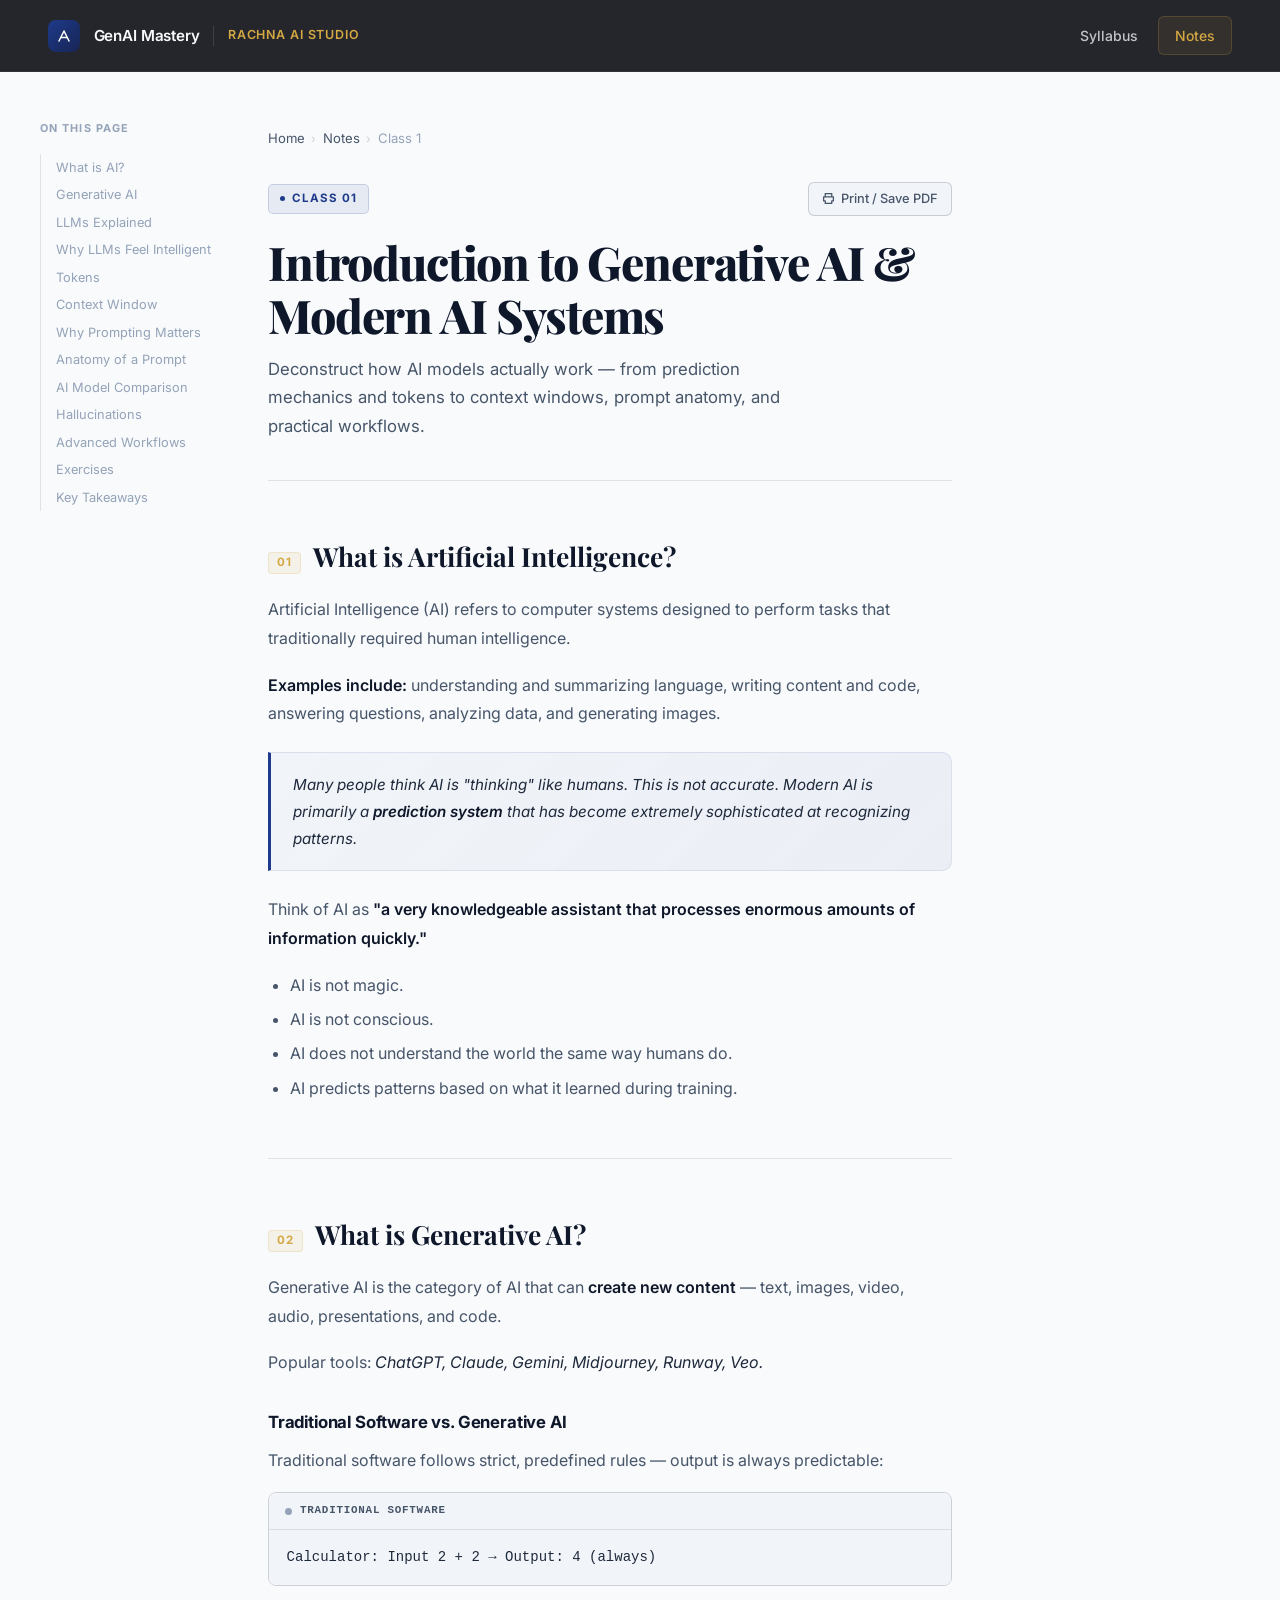
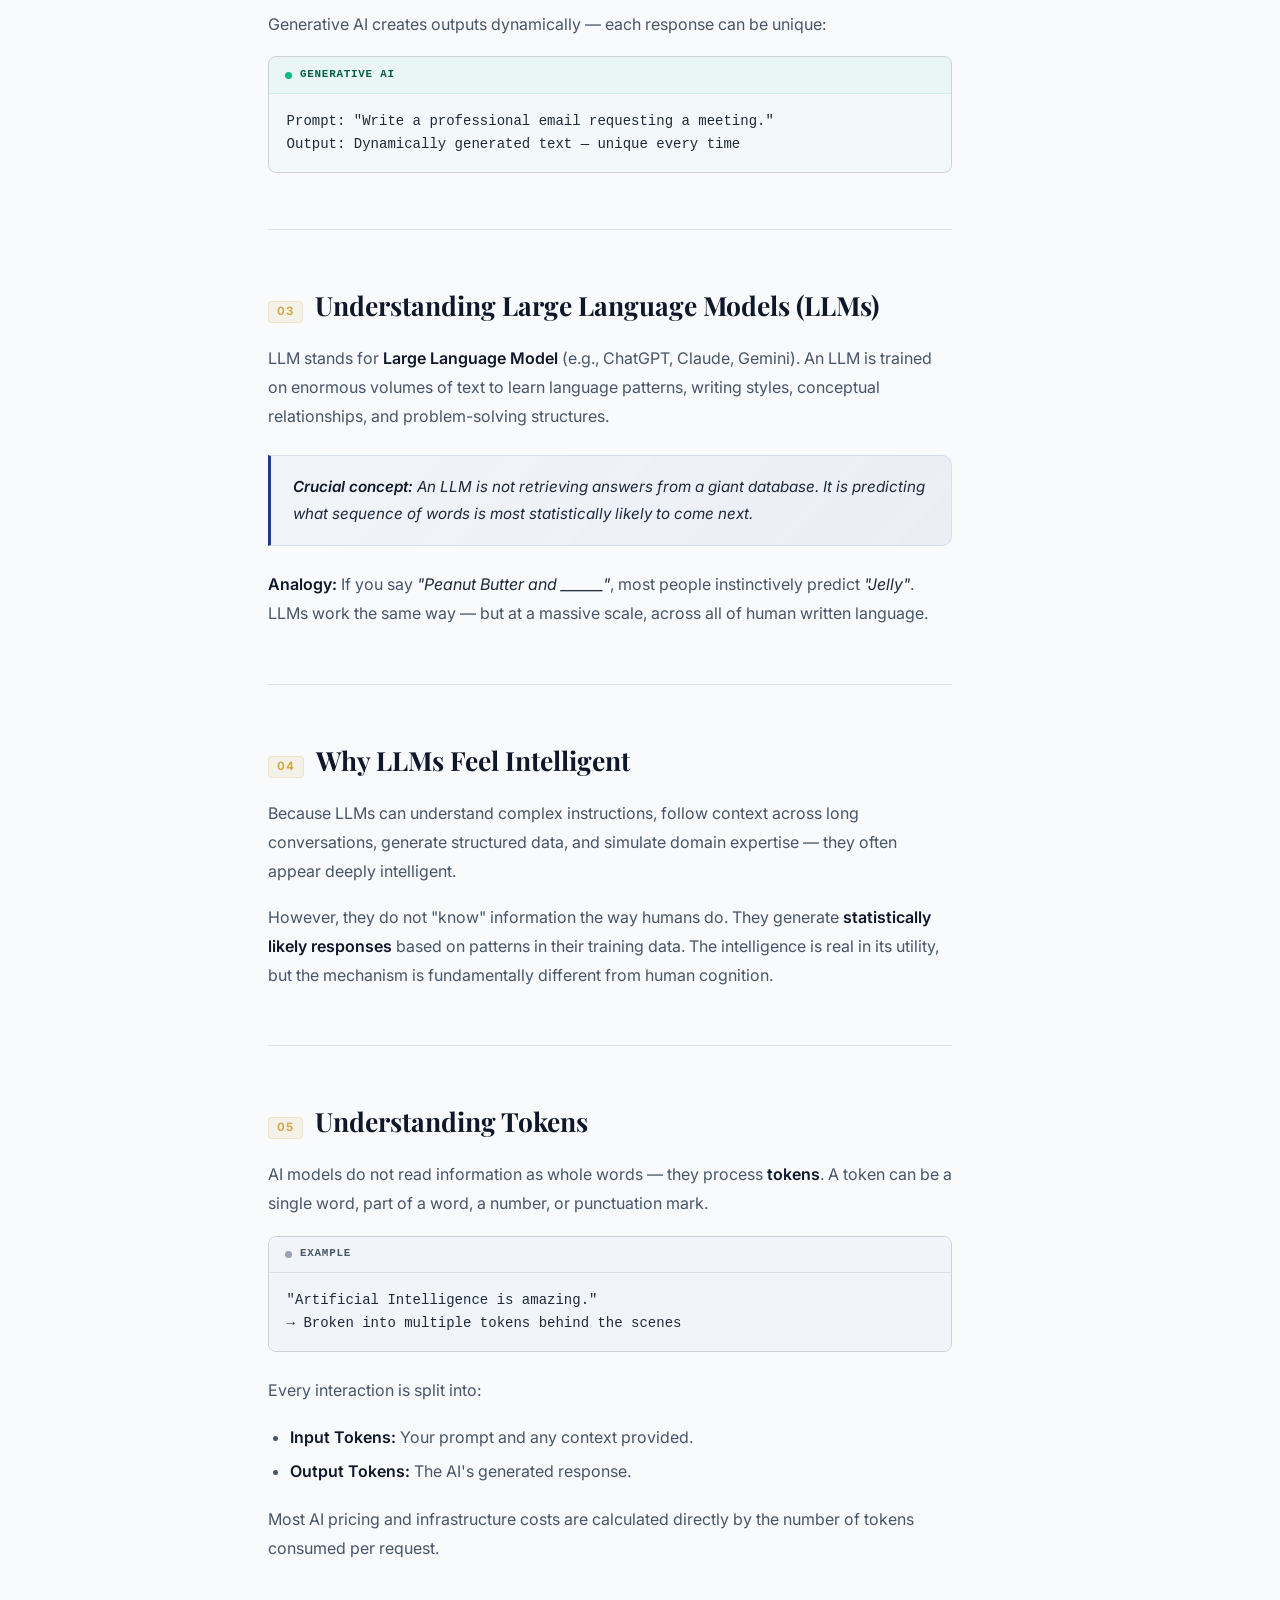
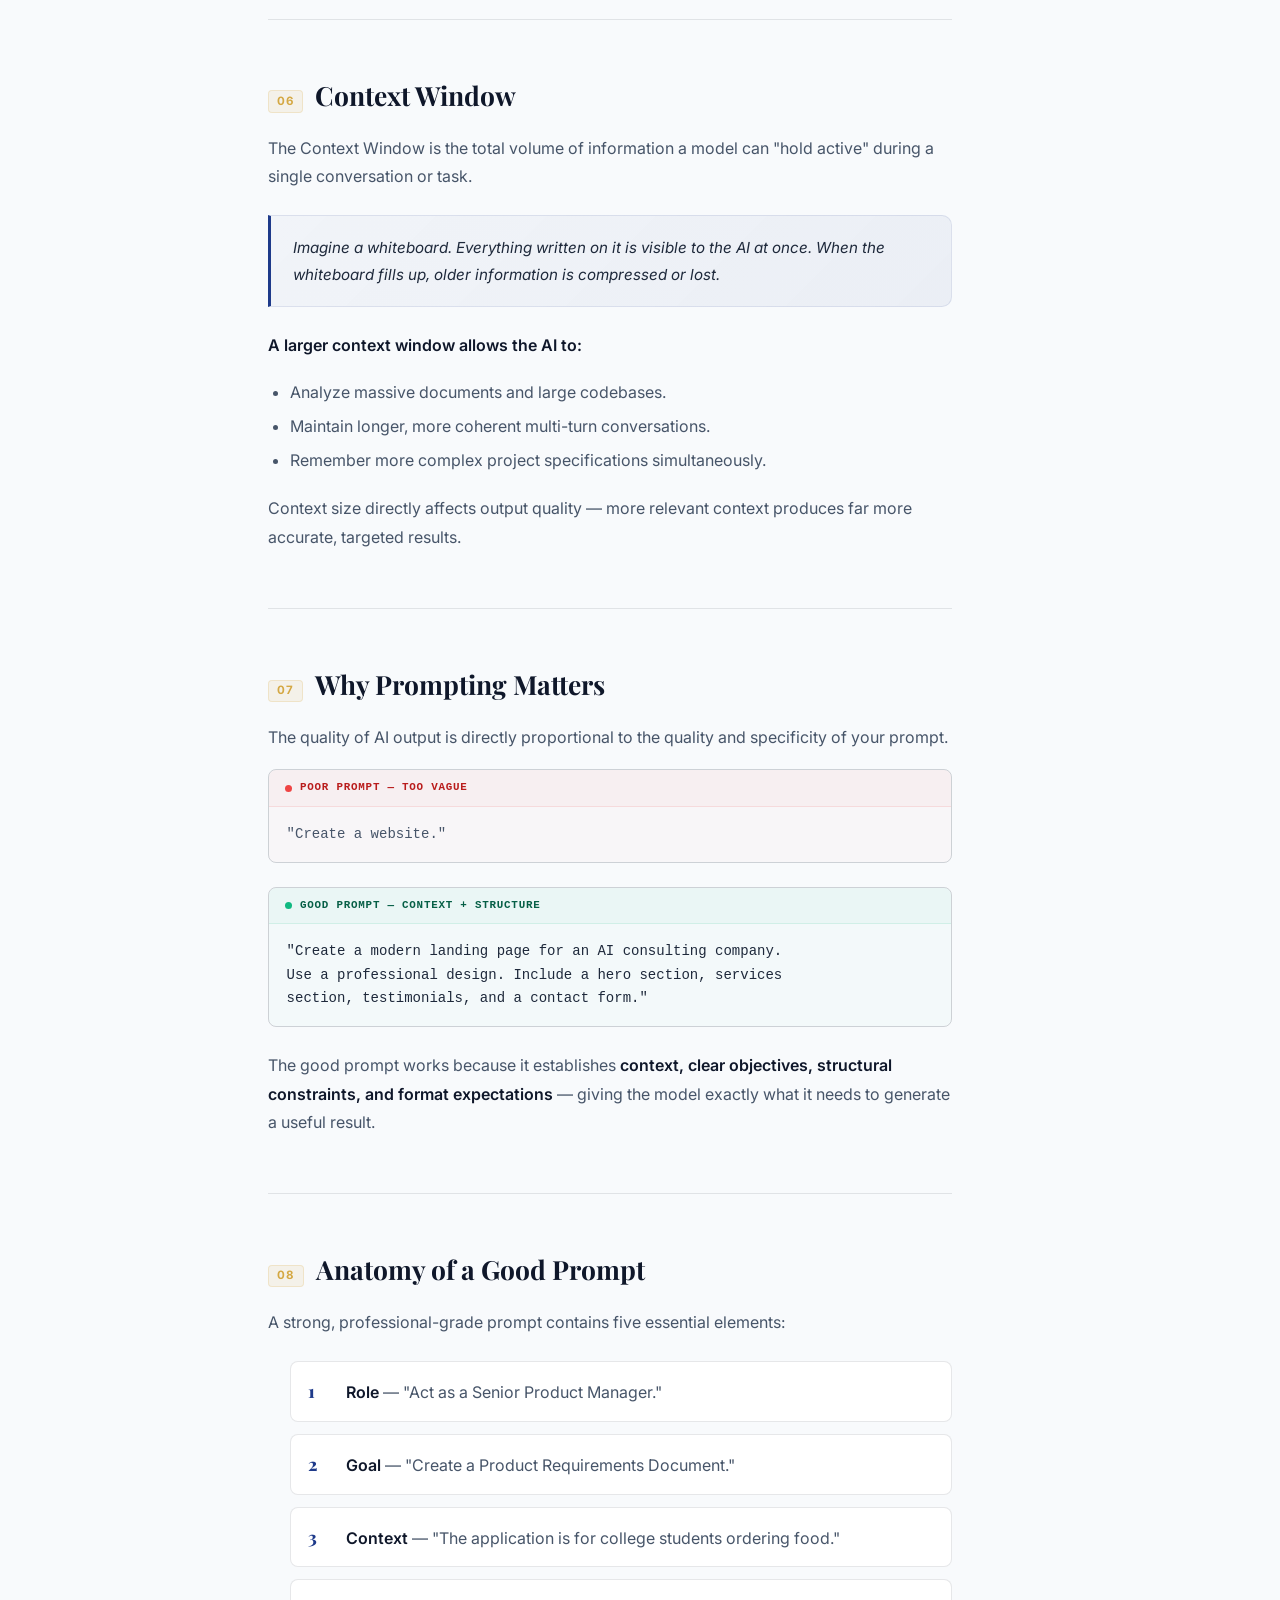
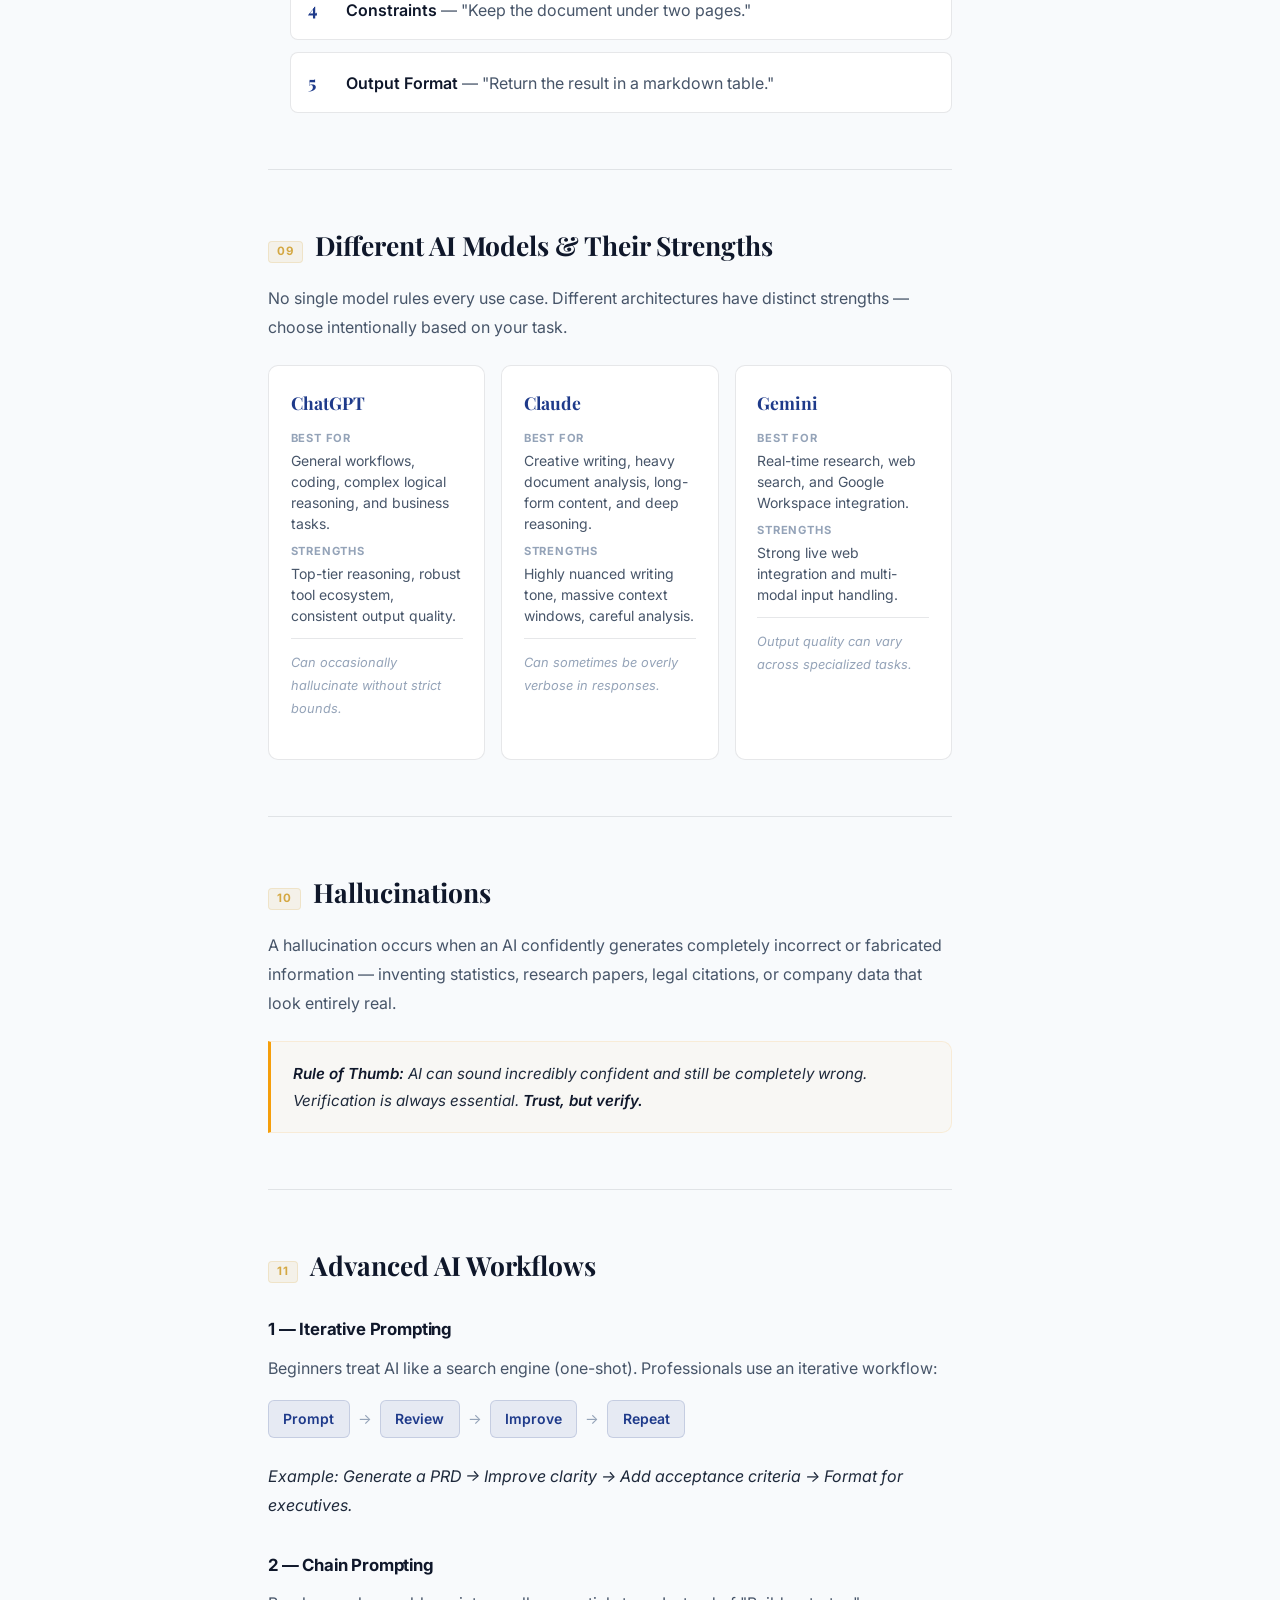
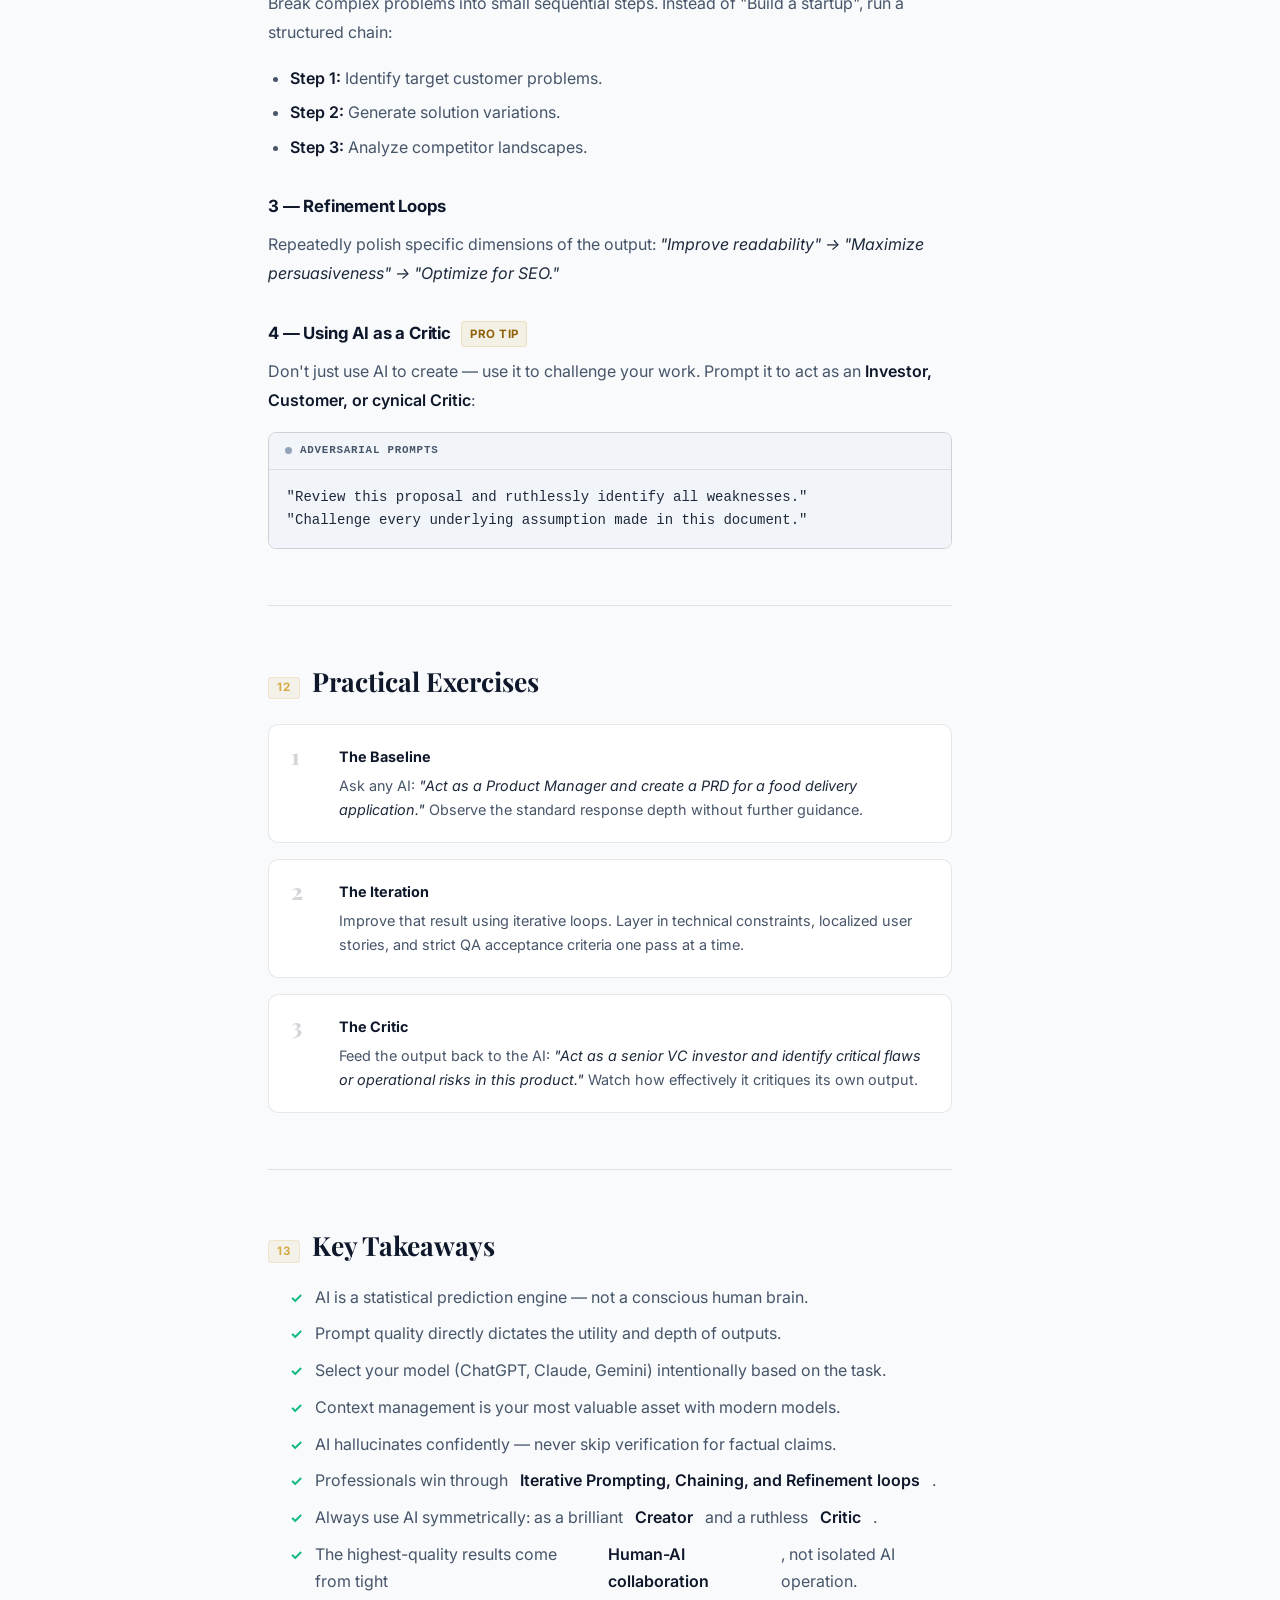
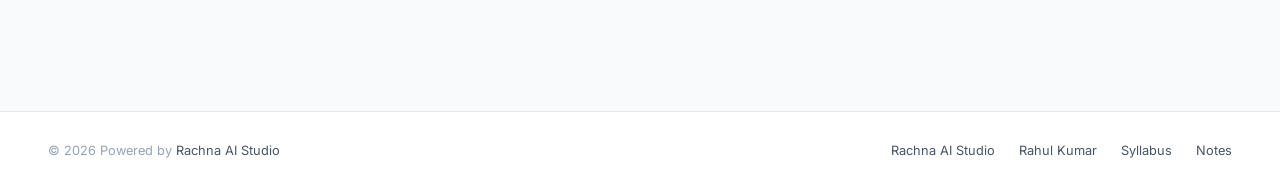
<file: notes/class1/index.html>
<!DOCTYPE html>
<html lang="en">
<head>
  <meta charset="UTF-8">
  <meta name="viewport" content="width=device-width, initial-scale=1.0">
  <title>Class 1 — Introduction to Generative AI & Modern AI Systems · GenAI Mastery</title>
  <link rel="icon" type="image/x-icon" href="https://www.rachna-ai.in/assets/logo_trans.png">

  <!-- Shared site styles -->
  <link rel="stylesheet" href="../../genai-mastery-common.css">

  <style>
    /* ================================================================
       Class 1 Notes — Page-specific styles
       Inherits: design tokens, header, footer, breadcrumbs from common
       ================================================================ */

    body {
      padding-top: var(--nav-h);
      display: flex;
      flex-direction: column;
      min-height: 100vh;
    }

    .page-wrap {
      flex: 1;
      display: flex;
    }

    /* ── LEFT TOC RAIL ─────────────────────────────────────────────── */
    .toc-rail {
      position: sticky;
      top: var(--nav-h);
      align-self: flex-start;
      width: 220px;
      flex-shrink: 0;
      padding: 3rem 0 3rem 2.5rem;
      max-height: calc(100vh - var(--nav-h));
      overflow-y: auto;
    }

    .toc-rail-label {
      font-size: 0.68rem;
      font-weight: 700;
      letter-spacing: 0.1em;
      text-transform: uppercase;
      color: var(--faint);
      margin-bottom: 1rem;
    }

    .toc-list {
      list-style: none;
      border-left: 1.5px solid var(--border);
    }

    .toc-list li a {
      display: block;
      padding: 0.3rem 0 0.3rem 0.875rem;
      font-size: 0.8rem;
      color: var(--faint);
      text-decoration: none;
      line-height: 1.4;
      transition: color 0.15s, border-left-color 0.15s;
      border-left: 2px solid transparent;
      margin-left: -1.5px;
    }

    .toc-list li a:hover {
      color: var(--navy);
      border-left-color: var(--navy);
    }

    /* ── MAIN CONTENT ──────────────────────────────────────────────── */
    main {
      flex: 1;
      min-width: 0;
      padding: 3.5rem 3rem 6rem 3rem;
      max-width: 780px;
    }

    /* ── PAGE HEADER ───────────────────────────────────────────────── */
    .class-header {
      margin-bottom: 3.5rem;
      padding-bottom: 2.5rem;
      border-bottom: 1px solid var(--border);
    }

    .class-meta-row {
      display: flex;
      align-items: center;
      gap: 0.75rem;
      margin-bottom: 1.25rem;
    }

    .class-badge {
      display: inline-flex;
      align-items: center;
      gap: 0.4rem;
      font-size: 0.72rem;
      font-weight: 700;
      letter-spacing: 0.09em;
      text-transform: uppercase;
      color: var(--navy);
      background: var(--navy-lt);
      border: 1px solid rgba(30, 58, 138, 0.16);
      padding: 0.3rem 0.7rem;
      border-radius: 5px;
    }

    .class-badge::before {
      content: '';
      display: inline-block;
      width: 5px; height: 5px;
      border-radius: 50%;
      background: var(--navy);
    }

    .print-btn {
      margin-left: auto;
      display: inline-flex;
      align-items: center;
      gap: 0.4rem;
      font-size: 0.8rem;
      font-weight: 500;
      color: var(--muted);
      background: var(--surface-2);
      border: 1px solid var(--border-hi);
      border-radius: 6px;
      padding: 0.35rem 0.8rem;
      cursor: pointer;
      text-decoration: none;
      transition: all 0.18s;
    }

    .print-btn:hover {
      background: var(--surface);
      color: var(--ink);
      border-color: var(--navy);
    }

    .class-header h1 {
      font-family: var(--font-display);
      font-size: clamp(2rem, 4vw, 2.9rem);
      font-weight: 800;
      line-height: 1.15;
      letter-spacing: -0.025em;
      color: var(--ink);
      margin-bottom: 0.75rem;
    }

    .class-header .subtitle {
      font-size: 1.05rem;
      color: var(--muted);
      max-width: 560px;
      line-height: 1.7;
    }

    /* ── SECTION HEADINGS ──────────────────────────────────────────── */
    .notes-body h2 {
      font-family: var(--font-display);
      font-size: 1.65rem;
      font-weight: 700;
      color: var(--ink);
      margin-top: 3.75rem;
      margin-bottom: 1.25rem;
      line-height: 1.2;
      display: flex;
      align-items: baseline;
      gap: 0.75rem;
    }

    .notes-body h2 .section-num {
      font-family: var(--font-body);
      font-size: 0.72rem;
      font-weight: 700;
      letter-spacing: 0.08em;
      text-transform: uppercase;
      color: var(--gold);
      background: rgba(212, 168, 67, 0.1);
      border: 1px solid rgba(212, 168, 67, 0.2);
      padding: 0.2rem 0.5rem;
      border-radius: 4px;
      flex-shrink: 0;
      position: relative;
      top: -1px;
    }

    .notes-body h3 {
      font-size: 1.05rem;
      font-weight: 700;
      color: var(--ink);
      margin-top: 2rem;
      margin-bottom: 0.6rem;
      letter-spacing: -0.01em;
    }

    /* ── BODY TEXT ─────────────────────────────────────────────────── */
    .notes-body p {
      font-size: 1rem;
      color: var(--muted);
      line-height: 1.8;
      margin-bottom: 1.1rem;
    }

    .notes-body strong { color: var(--ink); font-weight: 600; }
    .notes-body em { color: var(--ink-2); }

    .notes-body ul,
    .notes-body ol {
      padding-left: 1.35rem;
      margin-bottom: 1.25rem;
    }

    .notes-body li {
      font-size: 1rem;
      color: var(--muted);
      line-height: 1.75;
      margin-bottom: 0.4rem;
    }

    .notes-body li strong { color: var(--ink); }

    .notes-body code {
      font-family: 'SFMono-Regular', Consolas, 'Liberation Mono', Menlo, monospace;
      font-size: 0.88em;
      background: var(--surface-2);
      border: 1px solid var(--border);
      border-radius: 4px;
      padding: 0.1em 0.4em;
      color: var(--navy);
    }

    .notes-body hr {
      border: none;
      height: 1px;
      background: var(--border);
      margin: 3.5rem 0;
    }

    /* ── CALLOUT BOXES ─────────────────────────────────────────────── */
    .callout {
      border-radius: 0 10px 10px 0;
      padding: 1.1rem 1.4rem;
      margin: 1.5rem 0;
      border-left: 3px solid var(--navy);
      background: linear-gradient(135deg, rgba(30,58,138,0.03) 0%, rgba(30,58,138,0.06) 100%);
      border-top: 1px solid rgba(30,58,138,0.1);
      border-right: 1px solid rgba(30,58,138,0.1);
      border-bottom: 1px solid rgba(30,58,138,0.1);
    }

    .callout.warn {
      border-left-color: #F59E0B;
      background: rgba(245, 158, 11, 0.03);
      border-top-color: rgba(245, 158, 11, 0.12);
      border-right-color: rgba(245, 158, 11, 0.12);
      border-bottom-color: rgba(245, 158, 11, 0.12);
    }

    .callout p {
      margin: 0;
      font-size: 0.95rem;
      font-style: italic;
      color: var(--ink-2);
    }

    /* ── EXAMPLE / CODE BLOCKS ─────────────────────────────────────── */
    .example-block {
      border-radius: 8px;
      overflow: hidden;
      border: 1px solid var(--border-hi);
      font-family: 'SFMono-Regular', Consolas, 'Liberation Mono', Menlo, monospace;
      font-size: 0.875rem;
      line-height: 1.65;
      margin: 1rem 0 1.5rem;
    }

    .example-block-header {
      display: flex;
      align-items: center;
      gap: 0.5rem;
      padding: 0.55rem 1rem;
      font-size: 0.68rem;
      font-weight: 700;
      letter-spacing: 0.07em;
      text-transform: uppercase;
    }

    .example-block-header .dot {
      width: 7px; height: 7px;
      border-radius: 50%;
    }

    .example-block.bad .example-block-header {
      background: rgba(239,68,68,0.06);
      color: #B91C1C;
      border-bottom: 1px solid rgba(239,68,68,0.12);
    }

    .example-block.bad .example-block-header .dot { background: #EF4444; }

    .example-block.bad .example-block-content {
      background: rgba(239,68,68,0.02);
      color: var(--muted);
      padding: 1rem 1.1rem;
      white-space: pre-line;
    }

    .example-block.good .example-block-header {
      background: rgba(16,185,129,0.06);
      color: #065F46;
      border-bottom: 1px solid rgba(16,185,129,0.12);
    }

    .example-block.good .example-block-header .dot { background: #10B981; }

    .example-block.good .example-block-content {
      background: rgba(16,185,129,0.02);
      color: var(--ink-2);
      padding: 1rem 1.1rem;
      white-space: pre-line;
    }

    .example-block.neutral .example-block-header {
      background: var(--surface-2);
      color: var(--muted);
      border-bottom: 1px solid var(--border);
    }

    .example-block.neutral .example-block-header .dot { background: var(--faint); }

    .example-block.neutral .example-block-content {
      background: var(--surface-2);
      color: var(--ink-2);
      padding: 1rem 1.1rem;
      white-space: pre-line;
    }

    /* ── MODEL COMPARISON CARDS ────────────────────────────────────── */
    .model-grid {
      display: grid;
      grid-template-columns: repeat(3, 1fr);
      gap: 1rem;
      margin: 1.5rem 0 2rem;
    }

    .model-card {
      background: var(--surface);
      border: 1px solid var(--border);
      border-radius: 10px;
      padding: 1.35rem;
    }

    .model-card .model-name {
      font-family: var(--font-display);
      font-size: 1.1rem;
      font-weight: 700;
      color: var(--navy);
      margin-bottom: 0.75rem;
    }

    .model-card .model-row {
      margin-bottom: 0.5rem;
    }

    .model-card .model-row .label {
      font-size: 0.7rem;
      font-weight: 700;
      text-transform: uppercase;
      letter-spacing: 0.07em;
      color: var(--faint);
      display: block;
      margin-bottom: 0.15rem;
    }

    .model-card .model-row p {
      font-size: 0.875rem;
      color: var(--muted);
      line-height: 1.5;
      margin: 0;
    }

    .model-card .model-limit {
      margin-top: 0.75rem;
      padding-top: 0.75rem;
      border-top: 1px solid var(--border);
      font-size: 0.8rem;
      color: var(--faint);
      font-style: italic;
    }

    /* ── ANATOMY LIST ──────────────────────────────────────────────── */
    .anatomy-list {
      list-style: none;
      padding: 0;
      margin: 1.5rem 0;
      display: flex;
      flex-direction: column;
      gap: 0.75rem;
    }

    .anatomy-list li {
      display: flex;
      align-items: baseline;
      gap: 0.875rem;
      background: var(--surface);
      border: 1px solid var(--border);
      border-radius: 8px;
      padding: 0.875rem 1.1rem;
      font-size: 1rem;
      color: var(--muted);
      margin: 0;
    }

    .anatomy-list li .step-num {
      font-family: var(--font-display);
      font-size: 1.1rem;
      font-weight: 800;
      color: var(--navy);
      flex-shrink: 0;
      min-width: 1.5rem;
    }

    /* ── WORKFLOW STEPS ────────────────────────────────────────────── */
    .workflow-flow {
      display: flex;
      align-items: center;
      gap: 0.5rem;
      margin: 1rem 0 1.5rem;
      flex-wrap: wrap;
    }

    .workflow-step {
      background: var(--navy-lt);
      border: 1px solid rgba(30,58,138,0.16);
      border-radius: 6px;
      padding: 0.4rem 0.9rem;
      font-size: 0.875rem;
      font-weight: 600;
      color: var(--navy);
    }

    .workflow-arrow {
      color: var(--faint);
      font-size: 0.9rem;
    }

    /* ── PRO TIP BADGE ─────────────────────────────────────────────── */
    .badge-pro {
      display: inline-block;
      background: rgba(212,168,67,0.12);
      color: #92620A;
      border: 1px solid rgba(212,168,67,0.25);
      padding: 0.15rem 0.5rem;
      border-radius: 4px;
      font-size: 0.72rem;
      font-weight: 700;
      letter-spacing: 0.04em;
      text-transform: uppercase;
      vertical-align: middle;
      margin-left: 0.4rem;
    }

    /* ── EXERCISES ─────────────────────────────────────────────────── */
    .exercise-list {
      display: flex;
      flex-direction: column;
      gap: 1rem;
      margin: 1.5rem 0;
    }

    .exercise-item {
      background: var(--surface);
      border: 1px solid var(--border);
      border-radius: 10px;
      padding: 1.25rem 1.35rem;
      display: flex;
      gap: 1rem;
      align-items: flex-start;
    }

    .exercise-item .ex-num {
      font-family: var(--font-display);
      font-size: 1.4rem;
      font-weight: 800;
      color: var(--border-hi);
      line-height: 1;
      flex-shrink: 0;
      min-width: 2rem;
    }

    .exercise-item .ex-body .ex-title {
      font-size: 0.9rem;
      font-weight: 700;
      color: var(--ink);
      margin-bottom: 0.35rem;
    }

    .exercise-item .ex-body p {
      font-size: 0.9rem;
      color: var(--muted);
      line-height: 1.65;
      margin: 0;
    }

    /* ── TAKEAWAYS ─────────────────────────────────────────────────── */
    .takeaways-list {
      list-style: none;
      padding: 0;
      margin: 1.25rem 0;
      display: flex;
      flex-direction: column;
      gap: 0.6rem;
    }

    .takeaways-list li {
      display: flex;
      align-items: baseline;
      gap: 0.75rem;
      font-size: 1rem;
      color: var(--muted);
      line-height: 1.7;
      margin: 0;
    }

    .takeaways-list li::before {
      content: '✓';
      color: #10B981;
      font-weight: 700;
      font-size: 0.9rem;
      flex-shrink: 0;
    }

    .takeaways-list li strong { color: var(--ink); }

    /* ── PRINT ─────────────────────────────────────────────────────── */
    @media print {
      body { padding-top: 0; background: #fff; }

      .toc-rail,
      .print-btn { display: none !important; }

      .page-wrap { display: block; }
      main { padding: 2rem 1.5rem; max-width: 100%; }

      .class-header h1 { font-size: 2rem; }
      .notes-body h2 { margin-top: 2.5rem; page-break-after: avoid; }
      .notes-body h3 { page-break-after: avoid; }

      .model-grid { grid-template-columns: repeat(3, 1fr); }
      .model-card { break-inside: avoid; }

      .anatomy-list li,
      .exercise-item,
      .callout,
      .example-block { break-inside: avoid; }

      .notes-body hr { margin: 2rem 0; }

      @page {
        margin: 2cm 2.5cm;
        @top-right {
          content: "GenAI Mastery — Class 1 Notes";
          font-size: 8pt;
          color: #94A3B8;
        }
        @bottom-center {
          content: counter(page);
          font-size: 8pt;
          color: #94A3B8;
        }
      }
    }

    /* ── RESPONSIVE ────────────────────────────────────────────────── */
    @media (max-width: 1024px) {
      .toc-rail { display: none; }
      main { padding: 3rem 2rem 5rem; }
    }

    @media (max-width: 768px) {
      main { padding: 2rem 1.25rem 4rem; }
      .model-grid { grid-template-columns: 1fr; }
    }
  </style>
</head>
<body>

  <!-- ── HEADER ── -->
  <header class="site-header">
    <div class="header-left">
      <a href="../../" class="logo-mark">
        <svg viewBox="0 0 16 16" fill="none" xmlns="http://www.w3.org/2000/svg">
          <path d="M3 13 L8 3 L13 13" stroke="white" stroke-width="1.5" stroke-linecap="round" stroke-linejoin="round"/>
          <path d="M5 9.5 L11 9.5" stroke="white" stroke-width="1.5" stroke-linecap="round"/>
        </svg>
      </a>
      <a href="../../" class="logo-text">GenAI Mastery</a>
      <div class="header-divider"></div>
      <a href="https://www.rachna-ai.in" target="_blank" class="studio-link">Rachna AI Studio</a>
    </div>
    <nav class="site-nav">
      <a href="../../syllabus/">Syllabus</a>
      <a href="../" class="active">Notes</a>
    </nav>
  </header>

  <!-- ── PAGE BODY ── -->
  <div class="page-wrap">

    <!-- Left ToC Rail -->
    <aside class="toc-rail print-hide" aria-label="Page contents">
      <p class="toc-rail-label">On this page</p>
      <ul class="toc-list">
        <li><a href="#what-is-ai">What is AI?</a></li>
        <li><a href="#generative-ai">Generative AI</a></li>
        <li><a href="#llms">LLMs Explained</a></li>
        <li><a href="#intelligence">Why LLMs Feel Intelligent</a></li>
        <li><a href="#tokens">Tokens</a></li>
        <li><a href="#context-window">Context Window</a></li>
        <li><a href="#prompting">Why Prompting Matters</a></li>
        <li><a href="#anatomy">Anatomy of a Prompt</a></li>
        <li><a href="#models">AI Model Comparison</a></li>
        <li><a href="#hallucinations">Hallucinations</a></li>
        <li><a href="#workflows">Advanced Workflows</a></li>
        <li><a href="#exercises">Exercises</a></li>
        <li><a href="#takeaways">Key Takeaways</a></li>
      </ul>
    </aside>

    <!-- Main article -->
    <main>

      <nav class="breadcrumbs print-hide" aria-label="Breadcrumb">
        <a href="../../">Home</a>
        <span class="sep">›</span>
        <a href="../">Notes</a>
        <span class="sep">›</span>
        <span>Class 1</span>
      </nav>

      <header class="class-header">
        <div class="class-meta-row">
          <span class="class-badge">Class 01</span>
          <a href="#" onclick="window.print(); return false;" class="print-btn print-hide">
            <svg width="13" height="13" viewBox="0 0 16 16" fill="none" stroke="currentColor" stroke-width="1.6" stroke-linecap="round" stroke-linejoin="round">
              <path d="M4 6V2h8v4M4 11H2V6h12v5h-2M4 11v3h8v-3"/>
            </svg>
            Print / Save PDF
          </a>
        </div>
        <h1>Introduction to Generative AI &amp;<br>Modern AI Systems</h1>
        <p class="subtitle">Deconstruct how AI models actually work — from prediction mechanics and tokens to context windows, prompt anatomy, and practical workflows.</p>
      </header>

      <!-- Article Body -->
      <div class="notes-body">

        <!-- ── SECTION 1 ── -->
        <h2 id="what-is-ai">
          <span class="section-num">01</span>
          What is Artificial Intelligence?
        </h2>

        <p>Artificial Intelligence (AI) refers to computer systems designed to perform tasks that traditionally required human intelligence.</p>

        <p><strong>Examples include:</strong> understanding and summarizing language, writing content and code, answering questions, analyzing data, and generating images.</p>

        <div class="callout">
          <p>Many people think AI is "thinking" like humans. This is not accurate. Modern AI is primarily a <strong>prediction system</strong> that has become extremely sophisticated at recognizing patterns.</p>
        </div>

        <p>Think of AI as <strong>"a very knowledgeable assistant that processes enormous amounts of information quickly."</strong></p>

        <ul>
          <li>AI is not magic.</li>
          <li>AI is not conscious.</li>
          <li>AI does not understand the world the same way humans do.</li>
          <li>AI predicts patterns based on what it learned during training.</li>
        </ul>

        <hr>

        <!-- ── SECTION 2 ── -->
        <h2 id="generative-ai">
          <span class="section-num">02</span>
          What is Generative AI?
        </h2>

        <p>Generative AI is the category of AI that can <strong>create new content</strong> — text, images, video, audio, presentations, and code.</p>
        <p>Popular tools: <em>ChatGPT, Claude, Gemini, Midjourney, Runway, Veo.</em></p>

        <h3>Traditional Software vs. Generative AI</h3>
        <p>Traditional software follows strict, predefined rules — output is always predictable:</p>

        <div class="example-block neutral">
          <div class="example-block-header">
            <span class="dot"></span> Traditional Software
          </div>
          <div class="example-block-content">Calculator: Input 2 + 2  →  Output: 4 (always)</div>
        </div>

        <p>Generative AI creates outputs dynamically — each response can be unique:</p>

        <div class="example-block good">
          <div class="example-block-header">
            <span class="dot"></span> Generative AI
          </div>
          <div class="example-block-content">Prompt: "Write a professional email requesting a meeting."
Output: Dynamically generated text — unique every time</div>
        </div>

        <hr>

        <!-- ── SECTION 3 ── -->
        <h2 id="llms">
          <span class="section-num">03</span>
          Understanding Large Language Models (LLMs)
        </h2>

        <p>LLM stands for <strong>Large Language Model</strong> (e.g., ChatGPT, Claude, Gemini). An LLM is trained on enormous volumes of text to learn language patterns, writing styles, conceptual relationships, and problem-solving structures.</p>

        <div class="callout">
          <p><strong>Crucial concept:</strong> An LLM is not retrieving answers from a giant database. It is predicting what sequence of words is most statistically likely to come next.</p>
        </div>

        <p><strong>Analogy:</strong> If you say <em>"Peanut Butter and ______"</em>, most people instinctively predict <em>"Jelly"</em>. LLMs work the same way — but at a massive scale, across all of human written language.</p>

        <hr>

        <!-- ── SECTION 4 ── -->
        <h2 id="intelligence">
          <span class="section-num">04</span>
          Why LLMs Feel Intelligent
        </h2>

        <p>Because LLMs can understand complex instructions, follow context across long conversations, generate structured data, and simulate domain expertise — they often appear deeply intelligent.</p>

        <p>However, they do not "know" information the way humans do. They generate <strong>statistically likely responses</strong> based on patterns in their training data. The intelligence is real in its utility, but the mechanism is fundamentally different from human cognition.</p>

        <hr>

        <!-- ── SECTION 5 ── -->
        <h2 id="tokens">
          <span class="section-num">05</span>
          Understanding Tokens
        </h2>

        <p>AI models do not read information as whole words — they process <strong>tokens</strong>. A token can be a single word, part of a word, a number, or punctuation mark.</p>

        <div class="example-block neutral">
          <div class="example-block-header">
            <span class="dot"></span> Example
          </div>
          <div class="example-block-content">"Artificial Intelligence is amazing."
→ Broken into multiple tokens behind the scenes</div>
        </div>

        <p>Every interaction is split into:</p>
        <ul>
          <li><strong>Input Tokens:</strong> Your prompt and any context provided.</li>
          <li><strong>Output Tokens:</strong> The AI's generated response.</li>
        </ul>
        <p>Most AI pricing and infrastructure costs are calculated directly by the number of tokens consumed per request.</p>

        <hr>

        <!-- ── SECTION 6 ── -->
        <h2 id="context-window">
          <span class="section-num">06</span>
          Context Window
        </h2>

        <p>The Context Window is the total volume of information a model can "hold active" during a single conversation or task.</p>

        <div class="callout">
          <p>Imagine a whiteboard. Everything written on it is visible to the AI at once. When the whiteboard fills up, older information is compressed or lost.</p>
        </div>

        <p><strong>A larger context window allows the AI to:</strong></p>
        <ul>
          <li>Analyze massive documents and large codebases.</li>
          <li>Maintain longer, more coherent multi-turn conversations.</li>
          <li>Remember more complex project specifications simultaneously.</li>
        </ul>
        <p>Context size directly affects output quality — more relevant context produces far more accurate, targeted results.</p>

        <hr>

        <!-- ── SECTION 7 ── -->
        <h2 id="prompting">
          <span class="section-num">07</span>
          Why Prompting Matters
        </h2>

        <p>The quality of AI output is directly proportional to the quality and specificity of your prompt.</p>

        <div class="example-block bad">
          <div class="example-block-header">
            <span class="dot"></span> Poor Prompt — Too Vague
          </div>
          <div class="example-block-content">"Create a website."</div>
        </div>

        <div class="example-block good">
          <div class="example-block-header">
            <span class="dot"></span> Good Prompt — Context + Structure
          </div>
          <div class="example-block-content">"Create a modern landing page for an AI consulting company.
Use a professional design. Include a hero section, services
section, testimonials, and a contact form."</div>
        </div>

        <p>The good prompt works because it establishes <strong>context, clear objectives, structural constraints, and format expectations</strong> — giving the model exactly what it needs to generate a useful result.</p>

        <hr>

        <!-- ── SECTION 8 ── -->
        <h2 id="anatomy">
          <span class="section-num">08</span>
          Anatomy of a Good Prompt
        </h2>

        <p>A strong, professional-grade prompt contains five essential elements:</p>

        <ol class="anatomy-list">
          <li>
            <span class="step-num">1</span>
            <span><strong>Role</strong> — "Act as a Senior Product Manager."</span>
          </li>
          <li>
            <span class="step-num">2</span>
            <span><strong>Goal</strong> — "Create a Product Requirements Document."</span>
          </li>
          <li>
            <span class="step-num">3</span>
            <span><strong>Context</strong> — "The application is for college students ordering food."</span>
          </li>
          <li>
            <span class="step-num">4</span>
            <span><strong>Constraints</strong> — "Keep the document under two pages."</span>
          </li>
          <li>
            <span class="step-num">5</span>
            <span><strong>Output Format</strong> — "Return the result in a markdown table."</span>
          </li>
        </ol>

        <hr>

        <!-- ── SECTION 9 ── -->
        <h2 id="models">
          <span class="section-num">09</span>
          Different AI Models &amp; Their Strengths
        </h2>

        <p>No single model rules every use case. Different architectures have distinct strengths — choose intentionally based on your task.</p>

        <div class="model-grid">
          <div class="model-card">
            <div class="model-name">ChatGPT</div>
            <div class="model-row">
              <span class="label">Best For</span>
              <p>General workflows, coding, complex logical reasoning, and business tasks.</p>
            </div>
            <div class="model-row">
              <span class="label">Strengths</span>
              <p>Top-tier reasoning, robust tool ecosystem, consistent output quality.</p>
            </div>
            <p class="model-limit">Can occasionally hallucinate without strict bounds.</p>
          </div>
          <div class="model-card">
            <div class="model-name">Claude</div>
            <div class="model-row">
              <span class="label">Best For</span>
              <p>Creative writing, heavy document analysis, long-form content, and deep reasoning.</p>
            </div>
            <div class="model-row">
              <span class="label">Strengths</span>
              <p>Highly nuanced writing tone, massive context windows, careful analysis.</p>
            </div>
            <p class="model-limit">Can sometimes be overly verbose in responses.</p>
          </div>
          <div class="model-card">
            <div class="model-name">Gemini</div>
            <div class="model-row">
              <span class="label">Best For</span>
              <p>Real-time research, web search, and Google Workspace integration.</p>
            </div>
            <div class="model-row">
              <span class="label">Strengths</span>
              <p>Strong live web integration and multi-modal input handling.</p>
            </div>
            <p class="model-limit">Output quality can vary across specialized tasks.</p>
          </div>
        </div>

        <hr>

        <!-- ── SECTION 10 ── -->
        <h2 id="hallucinations">
          <span class="section-num">10</span>
          Hallucinations
        </h2>

        <p>A hallucination occurs when an AI confidently generates completely incorrect or fabricated information — inventing statistics, research papers, legal citations, or company data that look entirely real.</p>

        <div class="callout warn">
          <p><strong>Rule of Thumb:</strong> AI can sound incredibly confident and still be completely wrong. Verification is always essential. <strong>Trust, but verify.</strong></p>
        </div>

        <hr>

        <!-- ── SECTION 11 ── -->
        <h2 id="workflows">
          <span class="section-num">11</span>
          Advanced AI Workflows
        </h2>

        <h3>1 — Iterative Prompting</h3>
        <p>Beginners treat AI like a search engine (one-shot). Professionals use an iterative workflow:</p>

        <div class="workflow-flow">
          <span class="workflow-step">Prompt</span>
          <span class="workflow-arrow">→</span>
          <span class="workflow-step">Review</span>
          <span class="workflow-arrow">→</span>
          <span class="workflow-step">Improve</span>
          <span class="workflow-arrow">→</span>
          <span class="workflow-step">Repeat</span>
        </div>

        <p><em>Example: Generate a PRD → Improve clarity → Add acceptance criteria → Format for executives.</em></p>

        <h3>2 — Chain Prompting</h3>
        <p>Break complex problems into small sequential steps. Instead of "Build a startup", run a structured chain:</p>
        <ul>
          <li><strong>Step 1:</strong> Identify target customer problems.</li>
          <li><strong>Step 2:</strong> Generate solution variations.</li>
          <li><strong>Step 3:</strong> Analyze competitor landscapes.</li>
        </ul>

        <h3>3 — Refinement Loops</h3>
        <p>Repeatedly polish specific dimensions of the output: <em>"Improve readability" → "Maximize persuasiveness" → "Optimize for SEO."</em></p>

        <h3>4 — Using AI as a Critic <span class="badge-pro">Pro Tip</span></h3>
        <p>Don't just use AI to create — use it to challenge your work. Prompt it to act as an <strong>Investor, Customer, or cynical Critic</strong>:</p>

        <div class="example-block neutral">
          <div class="example-block-header">
            <span class="dot"></span> Adversarial Prompts
          </div>
          <div class="example-block-content">"Review this proposal and ruthlessly identify all weaknesses."
"Challenge every underlying assumption made in this document."</div>
        </div>

        <hr>

        <!-- ── SECTION 12 ── -->
        <h2 id="exercises">
          <span class="section-num">12</span>
          Practical Exercises
        </h2>

        <div class="exercise-list">
          <div class="exercise-item">
            <div class="ex-num">1</div>
            <div class="ex-body">
              <div class="ex-title">The Baseline</div>
              <p>Ask any AI: <em>"Act as a Product Manager and create a PRD for a food delivery application."</em> Observe the standard response depth without further guidance.</p>
            </div>
          </div>
          <div class="exercise-item">
            <div class="ex-num">2</div>
            <div class="ex-body">
              <div class="ex-title">The Iteration</div>
              <p>Improve that result using iterative loops. Layer in technical constraints, localized user stories, and strict QA acceptance criteria one pass at a time.</p>
            </div>
          </div>
          <div class="exercise-item">
            <div class="ex-num">3</div>
            <div class="ex-body">
              <div class="ex-title">The Critic</div>
              <p>Feed the output back to the AI: <em>"Act as a senior VC investor and identify critical flaws or operational risks in this product."</em> Watch how effectively it critiques its own output.</p>
            </div>
          </div>
        </div>

        <hr>

        <!-- ── SECTION 13 ── -->
        <h2 id="takeaways">
          <span class="section-num">13</span>
          Key Takeaways
        </h2>

        <ul class="takeaways-list">
          <li>AI is a statistical prediction engine — not a conscious human brain.</li>
          <li>Prompt quality directly dictates the utility and depth of outputs.</li>
          <li>Select your model (ChatGPT, Claude, Gemini) intentionally based on the task.</li>
          <li>Context management is your most valuable asset with modern models.</li>
          <li>AI hallucinates confidently — never skip verification for factual claims.</li>
          <li>Professionals win through <strong>Iterative Prompting, Chaining, and Refinement loops</strong>.</li>
          <li>Always use AI symmetrically: as a brilliant <strong>Creator</strong> and a ruthless <strong>Critic</strong>.</li>
          <li>The highest-quality results come from tight <strong>Human-AI collaboration</strong>, not isolated AI operation.</li>
        </ul>

      </div>
    </main>
  </div>

  <!-- ── FOOTER ── -->
  <footer class="site-footer">
    <span>© 2026 Powered by <a href="https://www.rachna-ai.in" target="_blank">Rachna AI Studio</a></span>
    <div class="footer-right">
      <a href="https://www.rachna-ai.in" target="_blank">Rachna AI Studio</a>
      <a href="https://Rahulrkr1996.github.io/" target="_blank">Rahul Kumar</a>
      <a href="/syllabus/">Syllabus</a>
      <a href="/notes/">Notes</a>
    </div>
  </footer>

</body>
</html>
</file>
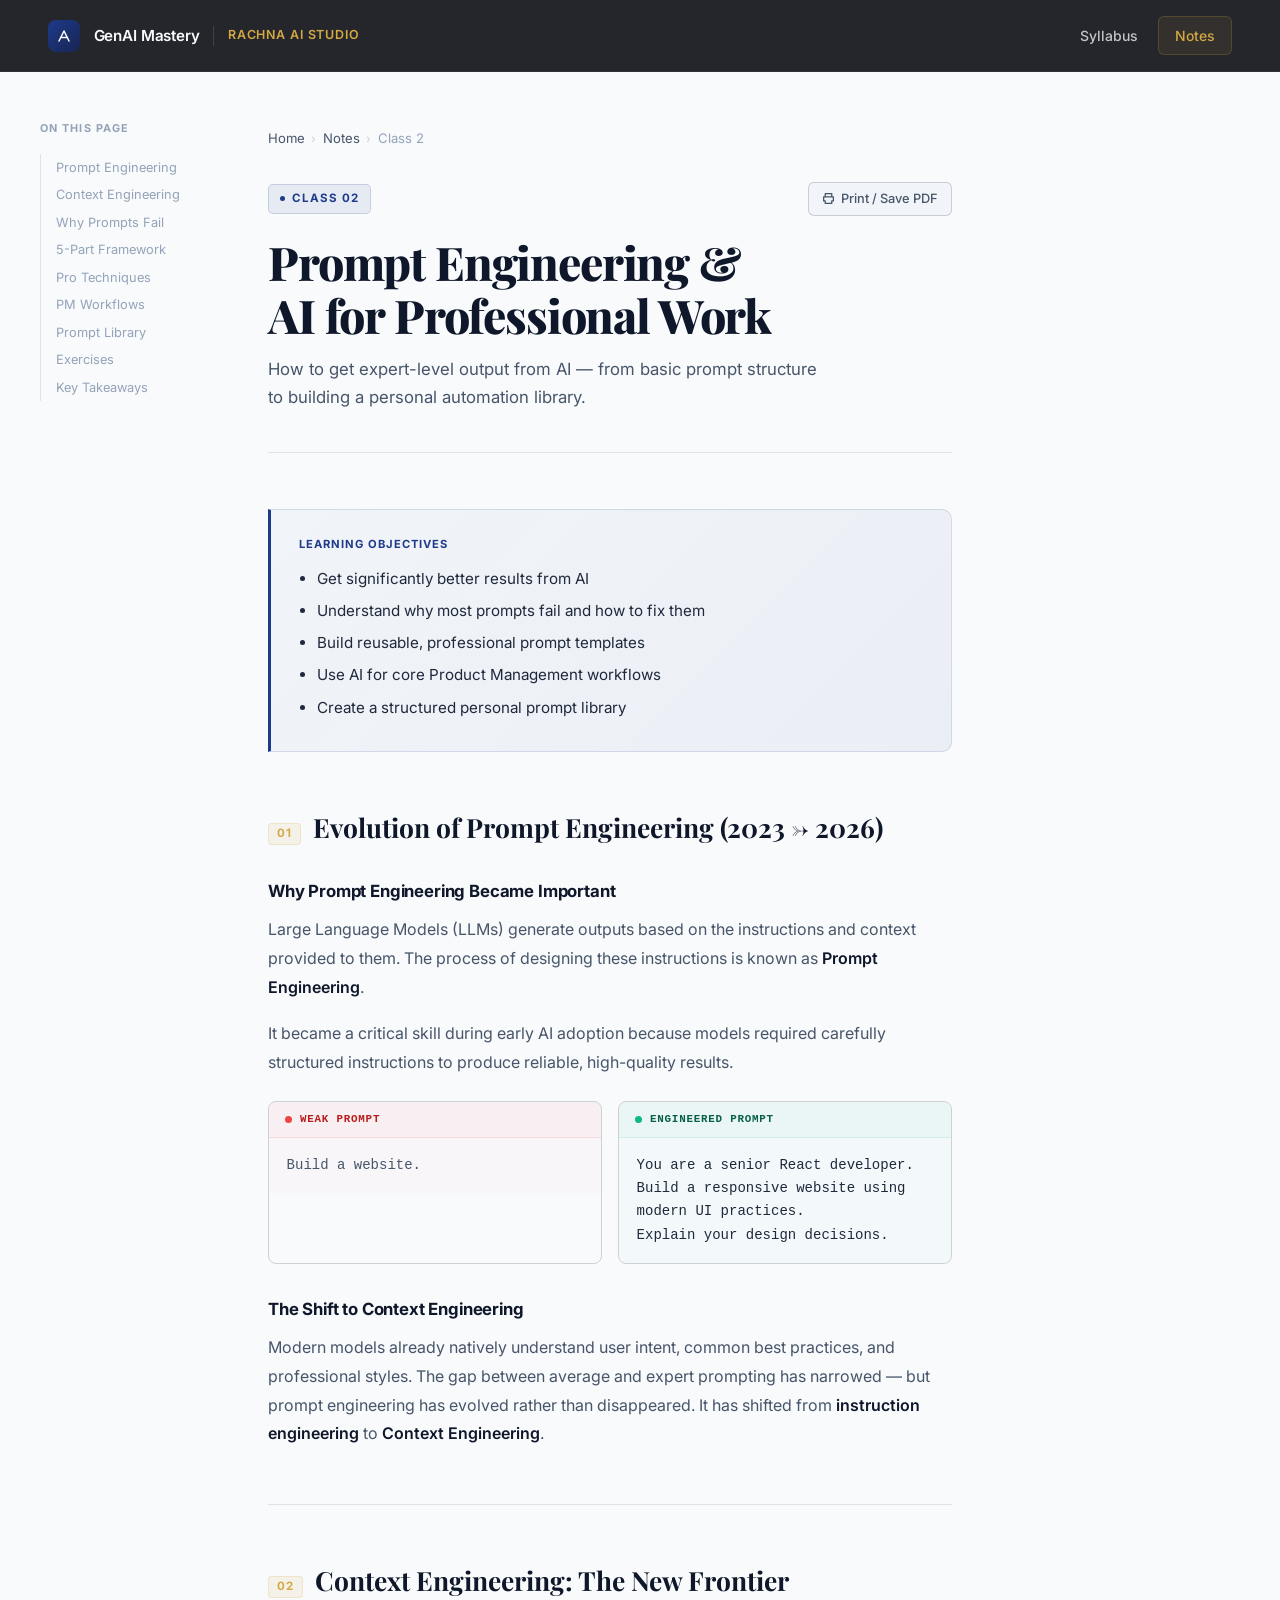
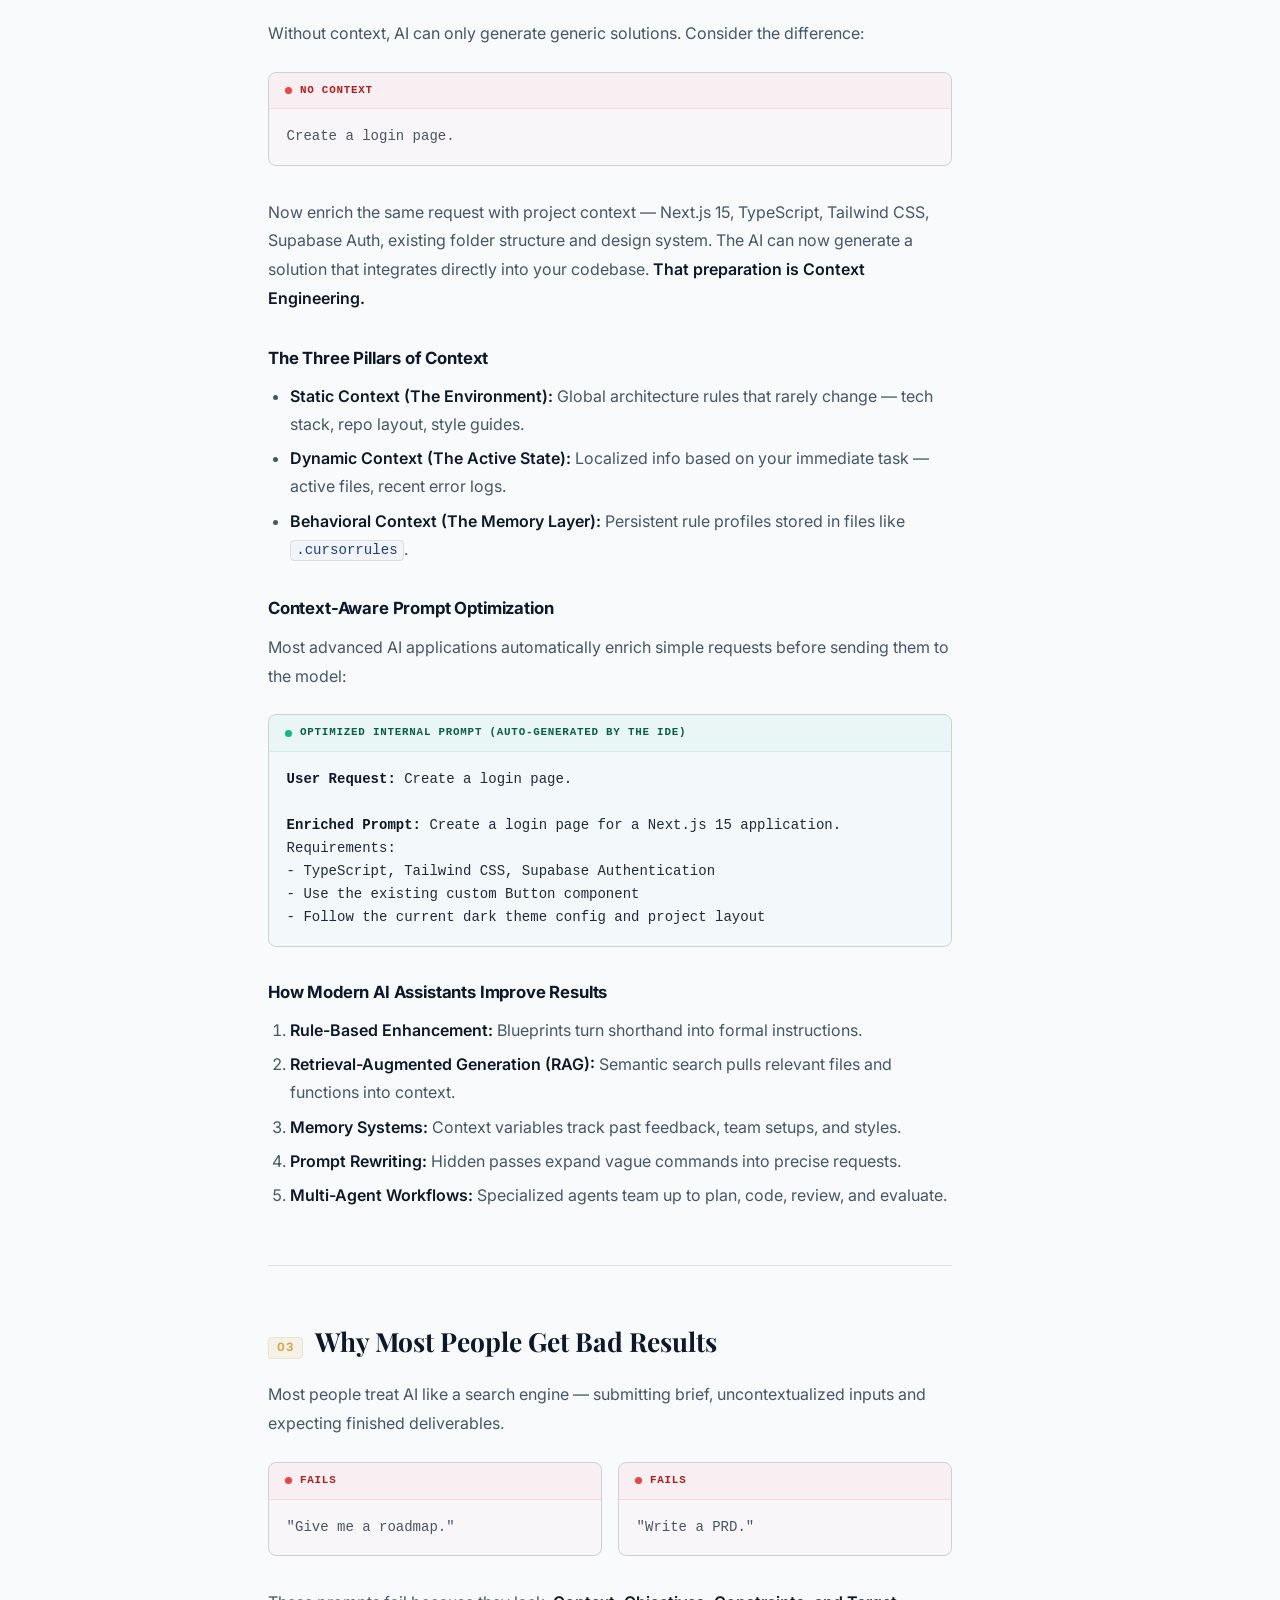
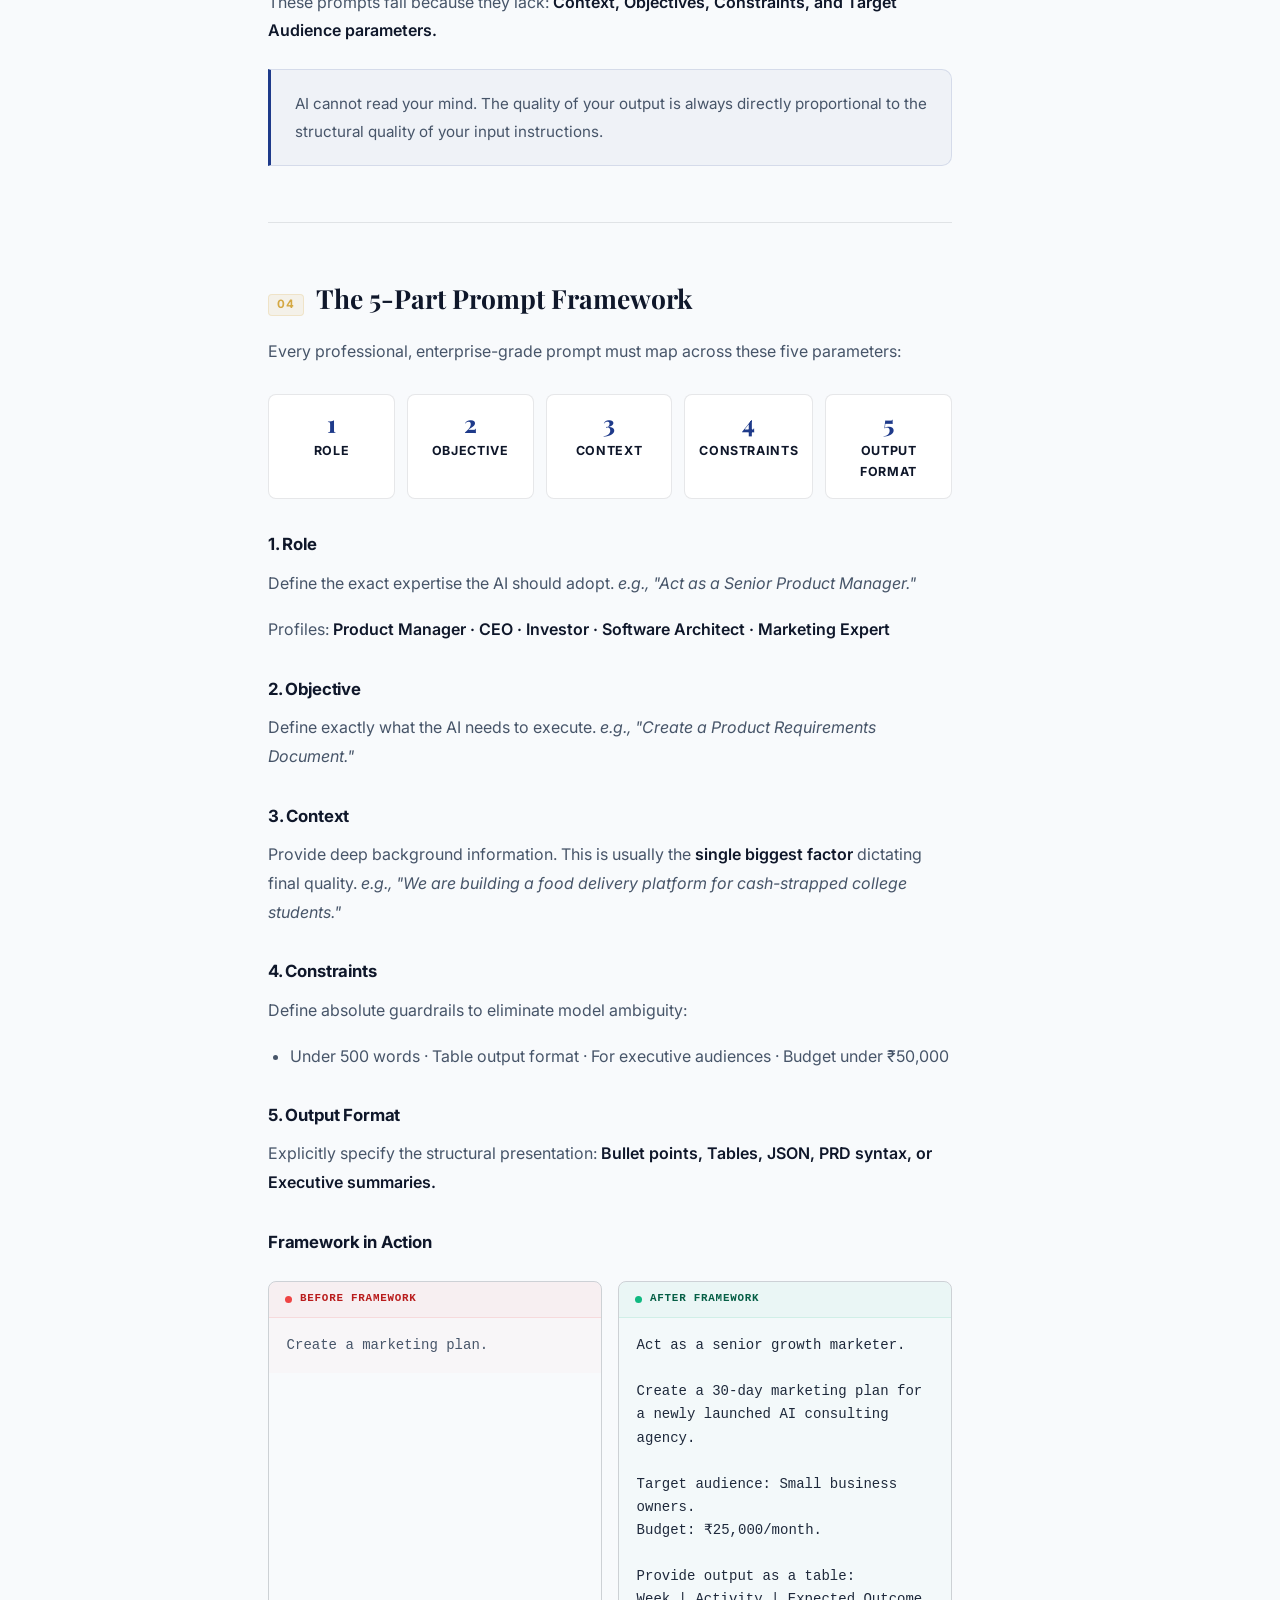
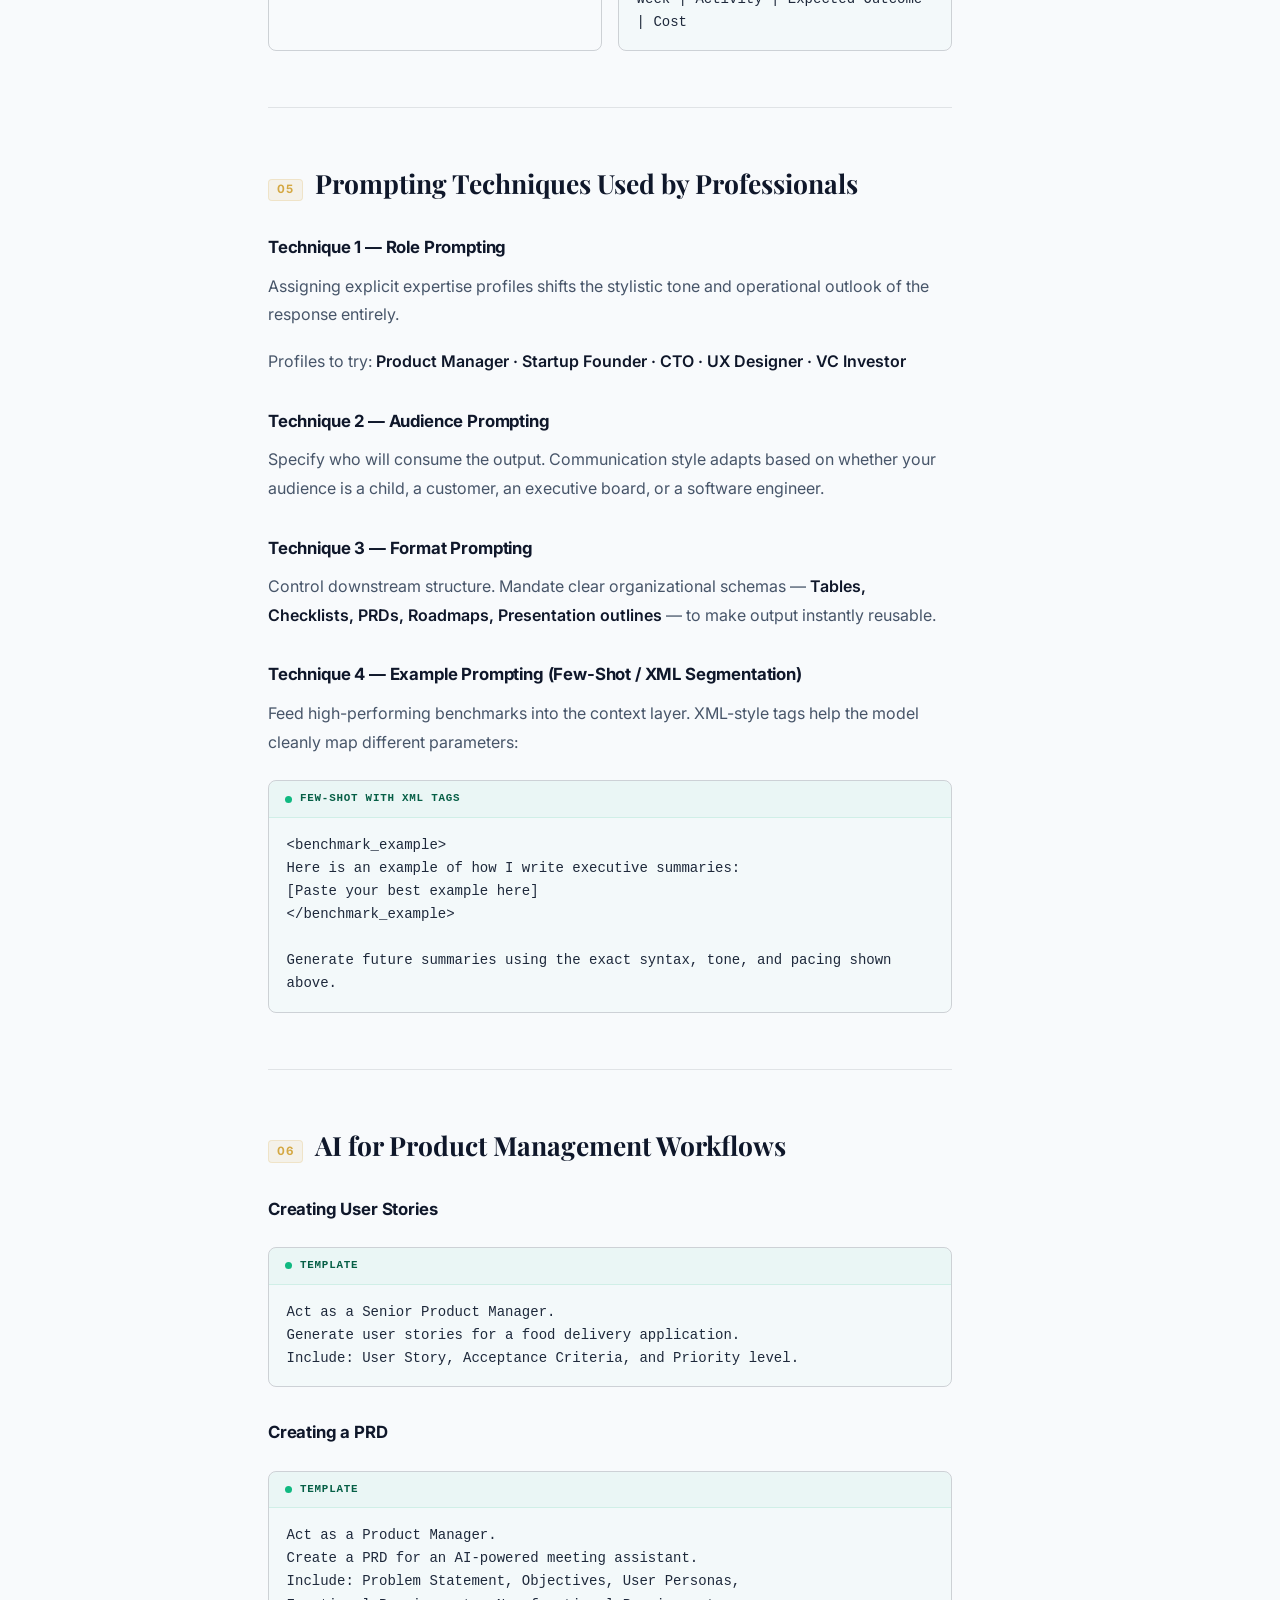
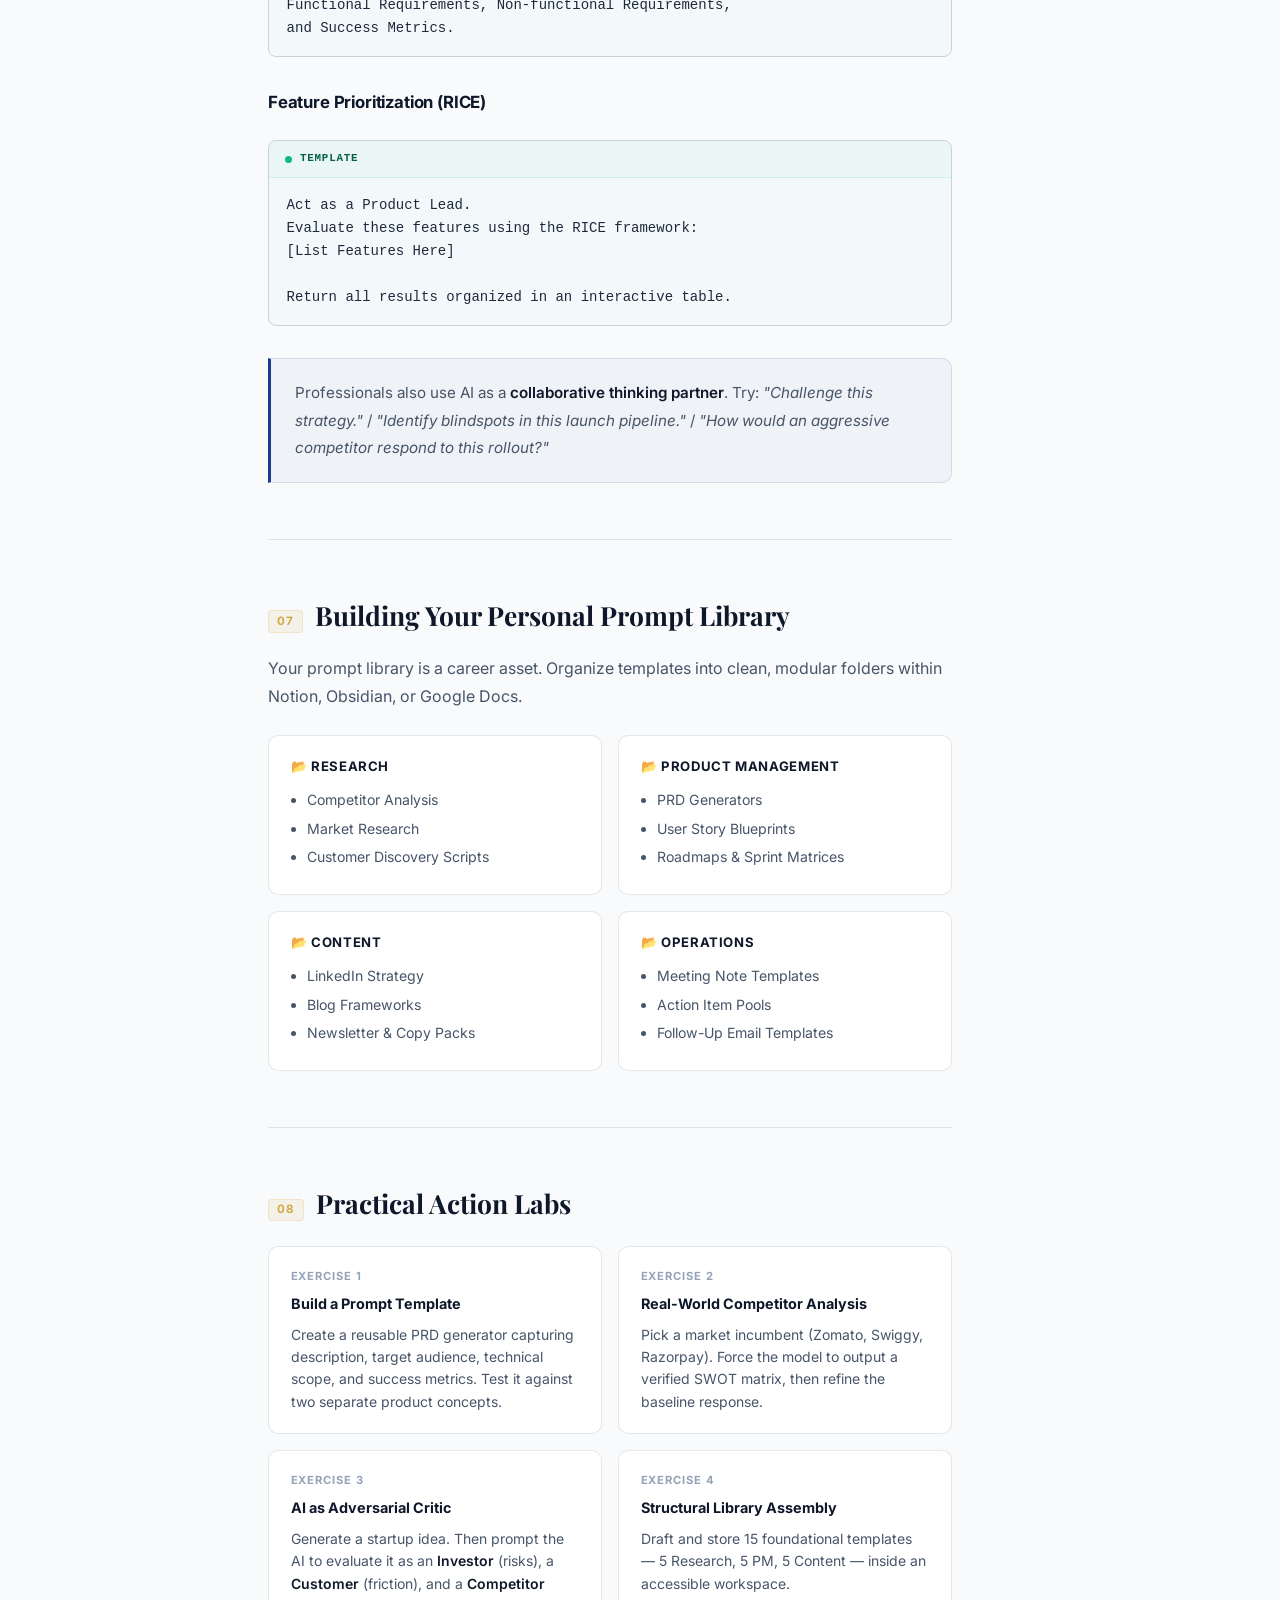
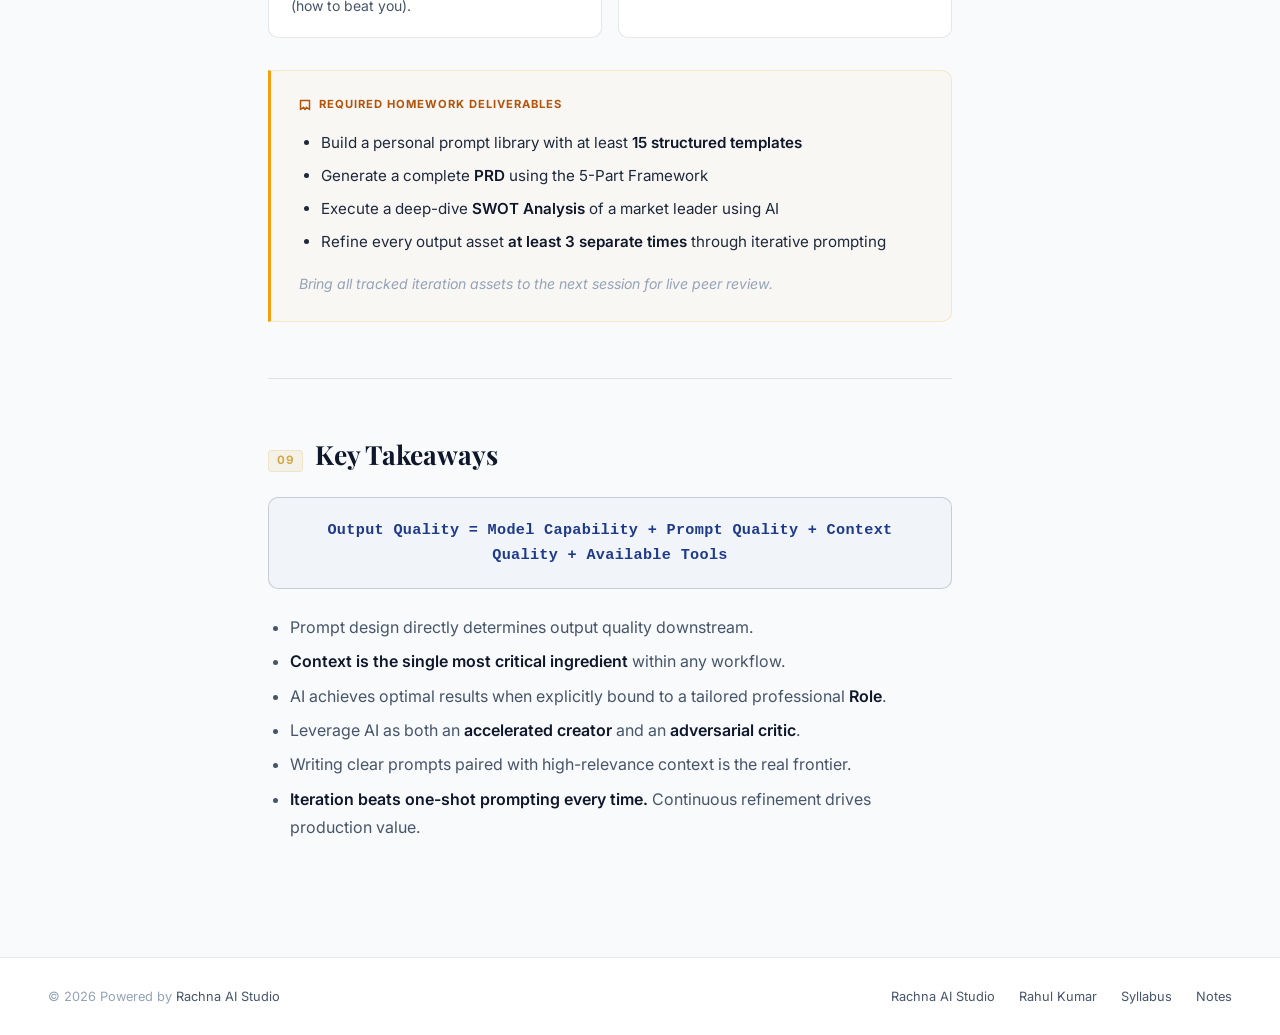
<file: notes/class2/index.html>
<!DOCTYPE html>
<html lang="en">
<head>
  <meta charset="UTF-8">
  <meta name="viewport" content="width=device-width, initial-scale=1.0">
  <title>Class 2 — Prompt Engineering & AI for Professional Work · GenAI Mastery</title>
  <link rel="icon" type="image/x-icon" href="https://www.rachna-ai.in/favicon.ico">

  <!-- Shared site styles -->
  <link rel="stylesheet" href="../../genai-mastery-common.css">

  <style>
    /* ================================================================
       Class Notes — Page-specific styles
       Theme: Light, readable, print-optimized
       ================================================================ */

    /* ── PAGE LAYOUT ───────────────────────────────────────────────── */
    body {
      padding-top: var(--nav-h);
      display: flex;
      flex-direction: column;
      min-height: 100vh;
    }

    .page-wrap {
      flex: 1;
      display: flex;
      gap: 0;
    }

    /* ── LEFT PROGRESS RAIL (screen only) ──────────────────────────── */
    .toc-rail {
      position: sticky;
      top: var(--nav-h);
      align-self: flex-start;
      width: 220px;
      flex-shrink: 0;
      padding: 3rem 0 3rem 2.5rem;
      max-height: calc(100vh - var(--nav-h));
      overflow-y: auto;
    }

    .toc-rail-label {
      font-size: 0.68rem;
      font-weight: 700;
      letter-spacing: 0.1em;
      text-transform: uppercase;
      color: var(--faint);
      margin-bottom: 1rem;
    }

    .toc-list {
      list-style: none;
      border-left: 1.5px solid var(--border);
    }

    .toc-list li a {
      display: block;
      padding: 0.3rem 0 0.3rem 0.875rem;
      font-size: 0.8rem;
      color: var(--faint);
      text-decoration: none;
      line-height: 1.4;
      transition: color 0.15s, border-color 0.15s;
      border-left: 2px solid transparent;
      margin-left: -1.5px;
    }

    .toc-list li a:hover,
    .toc-list li a.active {
      color: var(--navy);
      border-left-color: var(--navy);
    }

    /* ── MAIN CONTENT ──────────────────────────────────────────────── */
    main {
      flex: 1;
      min-width: 0;
      padding: 3.5rem 3rem 6rem 3rem;
      max-width: 780px;
    }

    /* ── PAGE HEADER ───────────────────────────────────────────────── */
    .class-header {
      margin-bottom: 3.5rem;
      padding-bottom: 2.5rem;
      border-bottom: 1px solid var(--border);
    }

    .class-meta-row {
      display: flex;
      align-items: center;
      gap: 0.75rem;
      margin-bottom: 1.25rem;
    }

    .class-badge {
      display: inline-flex;
      align-items: center;
      gap: 0.4rem;
      font-size: 0.72rem;
      font-weight: 700;
      letter-spacing: 0.09em;
      text-transform: uppercase;
      color: var(--navy);
      background: var(--navy-lt);
      border: 1px solid rgba(30, 58, 138, 0.16);
      padding: 0.3rem 0.7rem;
      border-radius: 5px;
    }

    .class-badge::before {
      content: '';
      display: inline-block;
      width: 5px; height: 5px;
      border-radius: 50%;
      background: var(--navy);
    }

    .print-btn {
      margin-left: auto;
      display: inline-flex;
      align-items: center;
      gap: 0.4rem;
      font-size: 0.8rem;
      font-weight: 500;
      color: var(--muted);
      background: var(--surface-2);
      border: 1px solid var(--border-hi);
      border-radius: 6px;
      padding: 0.35rem 0.8rem;
      cursor: pointer;
      text-decoration: none;
      transition: all 0.18s;
    }

    .print-btn:hover {
      background: var(--surface);
      color: var(--ink);
      border-color: var(--navy);
    }

    .class-header h1 {
      font-family: var(--font-display);
      font-size: clamp(2rem, 4vw, 2.9rem);
      font-weight: 800;
      line-height: 1.15;
      letter-spacing: -0.025em;
      color: var(--ink);
      margin-bottom: 0.75rem;
    }

    .class-header .subtitle {
      font-size: 1.05rem;
      color: var(--muted);
      max-width: 560px;
      line-height: 1.7;
    }

    /* ── SECTION HEADINGS ──────────────────────────────────────────── */
    .notes-body h2 {
      font-family: var(--font-display);
      font-size: 1.65rem;
      font-weight: 700;
      color: var(--ink);
      margin-top: 3.75rem;
      margin-bottom: 1.25rem;
      line-height: 1.2;
      display: flex;
      align-items: baseline;
      gap: 0.75rem;
    }

    .notes-body h2 .section-num {
      font-family: var(--font-body);
      font-size: 0.72rem;
      font-weight: 700;
      letter-spacing: 0.08em;
      text-transform: uppercase;
      color: var(--gold);
      background: rgba(212, 168, 67, 0.1);
      border: 1px solid rgba(212, 168, 67, 0.2);
      padding: 0.2rem 0.5rem;
      border-radius: 4px;
      flex-shrink: 0;
      position: relative;
      top: -1px;
    }

    .notes-body h3 {
      font-size: 1.05rem;
      font-weight: 700;
      color: var(--ink);
      margin-top: 2rem;
      margin-bottom: 0.6rem;
      letter-spacing: -0.01em;
    }

    /* ── BODY TEXT ─────────────────────────────────────────────────── */
    .notes-body p {
      font-size: 1rem;
      color: var(--muted);
      line-height: 1.8;
      margin-bottom: 1.1rem;
    }

    .notes-body strong {
      color: var(--ink);
      font-weight: 600;
    }

    .notes-body ul,
    .notes-body ol {
      padding-left: 1.35rem;
      margin-bottom: 1.25rem;
    }

    .notes-body li {
      font-size: 1rem;
      color: var(--muted);
      line-height: 1.75;
      margin-bottom: 0.4rem;
    }

    .notes-body li strong { color: var(--ink); }

    .notes-body code {
      font-family: 'SFMono-Regular', Consolas, 'Liberation Mono', Menlo, monospace;
      font-size: 0.88em;
      background: var(--surface-2);
      border: 1px solid var(--border);
      border-radius: 4px;
      padding: 0.1em 0.4em;
      color: var(--navy);
    }

    .notes-body hr {
      border: none;
      height: 1px;
      background: var(--border);
      margin: 3.5rem 0;
    }

    /* ── OBJECTIVE BOX ─────────────────────────────────────────────── */
    .objective-box {
      background: linear-gradient(135deg, rgba(30,58,138,0.03) 0%, rgba(30,58,138,0.06) 100%);
      border: 1px solid rgba(30, 58, 138, 0.14);
      border-left: 3px solid var(--navy);
      border-radius: 0 10px 10px 0;
      padding: 1.5rem 1.75rem;
      margin-bottom: 2.5rem;
    }

    .objective-box .obj-label {
      font-size: 0.7rem;
      font-weight: 700;
      letter-spacing: 0.09em;
      text-transform: uppercase;
      color: var(--navy);
      margin-bottom: 0.75rem;
    }

    .objective-box ul {
      margin: 0;
      padding-left: 1.1rem;
    }

    .objective-box li {
      font-size: 0.95rem;
      color: var(--ink-2);
      margin-bottom: 0.35rem;
    }

    /* ── PROMPT COMPARISON ─────────────────────────────────────────── */
    .prompt-pair {
      display: grid;
      grid-template-columns: 1fr 1fr;
      gap: 1rem;
      margin: 1.5rem 0 2rem;
    }

    .prompt-pair.single {
      grid-template-columns: 1fr;
    }

    .prompt-block {
      border-radius: 8px;
      overflow: hidden;
      border: 1px solid var(--border-hi);
      font-family: 'SFMono-Regular', Consolas, 'Liberation Mono', Menlo, monospace;
      font-size: 0.875rem;
      line-height: 1.65;
    }

    .prompt-block-header {
      display: flex;
      align-items: center;
      gap: 0.5rem;
      padding: 0.55rem 1rem;
      font-size: 0.68rem;
      font-weight: 700;
      letter-spacing: 0.07em;
      text-transform: uppercase;
    }

    .prompt-block-header .dot {
      width: 7px; height: 7px;
      border-radius: 50%;
      flex-shrink: 0;
    }

    .prompt-block-content {
      padding: 1rem 1.1rem;
      white-space: pre-line;
    }

    .prompt-block.bad .prompt-block-header {
      background: rgba(239,68,68,0.06);
      color: #B91C1C;
      border-bottom: 1px solid rgba(239,68,68,0.12);
    }

    .prompt-block.bad .prompt-block-header .dot { background: #EF4444; }
    .prompt-block.bad .prompt-block-content {
      background: rgba(239,68,68,0.02);
      color: var(--muted);
    }

    .prompt-block.good .prompt-block-header {
      background: rgba(16,185,129,0.06);
      color: #065F46;
      border-bottom: 1px solid rgba(16,185,129,0.12);
    }

    .prompt-block.good .prompt-block-header .dot { background: #10B981; }
    .prompt-block.good .prompt-block-content {
      background: rgba(16,185,129,0.02);
      color: var(--ink-2);
    }

    /* ── FRAMEWORK PARTS ───────────────────────────────────────────── */
    .framework-parts {
      display: grid;
      grid-template-columns: repeat(5, 1fr);
      gap: 0.75rem;
      margin: 1.75rem 0;
    }

    .framework-part {
      background: var(--surface);
      border: 1px solid var(--border);
      border-radius: 8px;
      padding: 1rem 0.875rem;
      text-align: center;
    }

    .framework-part .part-num {
      font-family: var(--font-display);
      font-size: 1.5rem;
      font-weight: 800;
      color: var(--navy);
      line-height: 1;
      margin-bottom: 0.4rem;
    }

    .framework-part .part-name {
      font-size: 0.78rem;
      font-weight: 700;
      color: var(--ink);
      text-transform: uppercase;
      letter-spacing: 0.05em;
    }

    /* ── CALLOUT / INFO BOX ────────────────────────────────────────── */
    .callout {
      border-radius: 10px;
      padding: 1.25rem 1.5rem;
      margin: 1.5rem 0;
      border: 1px solid var(--border);
    }

    .callout.tip {
      background: rgba(30, 58, 138, 0.04);
      border-color: rgba(30, 58, 138, 0.12);
      border-left: 3px solid var(--navy);
      border-radius: 0 10px 10px 0;
    }

    .callout.formula {
      background: var(--surface-2);
      border-color: var(--border-hi);
      text-align: center;
      font-family: 'SFMono-Regular', Consolas, monospace;
      font-size: 0.95rem;
      color: var(--ink);
      letter-spacing: 0.02em;
    }

    .callout.formula strong { color: var(--navy); }

    .callout p { margin: 0; font-size: 0.95rem; }

    /* ── HOMEWORK BOX ──────────────────────────────────────────────── */
    .homework-box {
      background: rgba(245, 158, 11, 0.03);
      border: 1px solid rgba(245, 158, 11, 0.2);
      border-left: 3px solid #F59E0B;
      border-radius: 0 10px 10px 0;
      padding: 1.5rem 1.75rem;
      margin: 2rem 0;
    }

    .homework-box .hw-label {
      font-size: 0.7rem;
      font-weight: 700;
      letter-spacing: 0.09em;
      text-transform: uppercase;
      color: #B45309;
      margin-bottom: 1rem;
      display: flex;
      align-items: center;
      gap: 0.5rem;
    }

    .homework-box ul {
      margin: 0 0 1rem;
    }

    .homework-box li {
      color: var(--ink-2);
      font-size: 0.95rem;
    }

    .homework-box .hw-note {
      font-size: 0.88rem;
      color: var(--faint);
      font-style: italic;
      margin: 0;
    }

    /* ── EXERCISE CARDS ────────────────────────────────────────────── */
    .exercise-grid {
      display: grid;
      grid-template-columns: 1fr 1fr;
      gap: 1rem;
      margin: 1.5rem 0;
    }

    .exercise-card {
      background: var(--surface);
      border: 1px solid var(--border);
      border-radius: 10px;
      padding: 1.25rem 1.35rem;
    }

    .exercise-card .ex-num {
      font-size: 0.7rem;
      font-weight: 700;
      letter-spacing: 0.08em;
      text-transform: uppercase;
      color: var(--faint);
      margin-bottom: 0.4rem;
    }

    .exercise-card .ex-title {
      font-size: 0.9rem;
      font-weight: 700;
      color: var(--ink);
      margin-bottom: 0.5rem;
    }

    .exercise-card p {
      font-size: 0.875rem;
      color: var(--muted);
      line-height: 1.6;
      margin: 0;
    }

    /* ── PROMPT LIBRARY GRID ───────────────────────────────────────── */
    .library-grid {
      display: grid;
      grid-template-columns: repeat(2, 1fr);
      gap: 1rem;
      margin: 1.5rem 0;
    }

    .library-folder {
      background: var(--surface);
      border: 1px solid var(--border);
      border-radius: 10px;
      padding: 1.25rem 1.35rem;
    }

    .folder-title {
      font-size: 0.82rem;
      font-weight: 700;
      color: var(--ink);
      text-transform: uppercase;
      letter-spacing: 0.05em;
      margin-bottom: 0.65rem;
      display: flex;
      align-items: center;
      gap: 0.4rem;
    }

    .library-folder ul {
      margin: 0;
      padding-left: 1rem;
    }

    .library-folder li {
      font-size: 0.88rem;
      color: var(--muted);
      margin-bottom: 0.25rem;
    }

    /* ── PRINT STYLES ──────────────────────────────────────────────── */
    @media print {
      body { padding-top: 0; background: #fff; }

      .toc-rail,
      .print-btn,
      .class-meta-row .print-btn { display: none !important; }

      .page-wrap { display: block; }

      main { padding: 2rem 1.5rem; max-width: 100%; }

      .class-header h1 { font-size: 2rem; }

      .notes-body h2 { margin-top: 2.5rem; page-break-after: avoid; }
      .notes-body h3 { page-break-after: avoid; }

      .prompt-pair { grid-template-columns: 1fr 1fr; gap: 0.75rem; }
      .prompt-block { break-inside: avoid; }

      .framework-parts { grid-template-columns: repeat(5, 1fr); }
      .framework-part { break-inside: avoid; }

      .exercise-grid { grid-template-columns: 1fr 1fr; }
      .exercise-card { break-inside: avoid; }

      .homework-box,
      .objective-box,
      .callout { break-inside: avoid; }

      .notes-body hr { margin: 2rem 0; }

      @page {
        margin: 2cm 2.5cm;
        @top-right {
          content: "GenAI Mastery — Class 2 Notes";
          font-size: 8pt;
          color: #94A3B8;
        }
        @bottom-center {
          content: counter(page);
          font-size: 8pt;
          color: #94A3B8;
        }
      }
    }

    /* ── RESPONSIVE ────────────────────────────────────────────────── */
    @media (max-width: 1024px) {
      .toc-rail { display: none; }
      main { padding: 3rem 2rem 5rem; }
    }

    @media (max-width: 768px) {
      main { padding: 2rem 1.25rem 4rem; }
      .prompt-pair { grid-template-columns: 1fr; }
      .framework-parts { grid-template-columns: repeat(3, 1fr); }
      .exercise-grid { grid-template-columns: 1fr; }
      .library-grid { grid-template-columns: 1fr; }
    }
  </style>
</head>
<body>

  <!-- ── HEADER ── -->
  <header class="site-header">
    <div class="header-left">
      <a href="../../" class="logo-mark">
        <svg viewBox="0 0 16 16" fill="none" xmlns="http://www.w3.org/2000/svg">
          <path d="M3 13 L8 3 L13 13" stroke="white" stroke-width="1.5" stroke-linecap="round" stroke-linejoin="round"/>
          <path d="M5 9.5 L11 9.5" stroke="white" stroke-width="1.5" stroke-linecap="round"/>
        </svg>
      </a>
      <a href="../../" class="logo-text">GenAI Mastery</a>
      <div class="header-divider"></div>
      <a href="https://www.rachna-ai.in" target="_blank" class="studio-link">Rachna AI Studio</a>
    </div>
    <nav class="site-nav">
      <a href="../../syllabus/">Syllabus</a>
      <a href="../" class="active">Notes</a>
    </nav>
  </header>

  <!-- ── PAGE BODY ── -->
  <div class="page-wrap">

    <!-- Left ToC Rail (screen only) -->
    <aside class="toc-rail print-hide" aria-label="Page contents">
      <p class="toc-rail-label">On this page</p>
      <ul class="toc-list">
        <li><a href="#evolution">Prompt Engineering</a></li>
        <li><a href="#context">Context Engineering</a></li>
        <li><a href="#why-bad">Why Prompts Fail</a></li>
        <li><a href="#framework">5-Part Framework</a></li>
        <li><a href="#techniques">Pro Techniques</a></li>
        <li><a href="#workflows">PM Workflows</a></li>
        <li><a href="#library">Prompt Library</a></li>
        <li><a href="#exercises">Exercises</a></li>
        <li><a href="#takeaways">Key Takeaways</a></li>
      </ul>
    </aside>

    <!-- Main article -->
    <main>

      <!-- Breadcrumbs -->
      <nav class="breadcrumbs print-hide" aria-label="Breadcrumb">
        <a href="../../">Home</a>
        <span class="sep">›</span>
        <a href="../">Notes</a>
        <span class="sep">›</span>
        <span>Class 2</span>
      </nav>

      <!-- Article Header -->
      <header class="class-header">
        <div class="class-meta-row">
          <span class="class-badge">Class 02</span>
          <a href="#" onclick="window.print(); return false;" class="print-btn print-hide">
            <svg width="13" height="13" viewBox="0 0 16 16" fill="none" stroke="currentColor" stroke-width="1.6" stroke-linecap="round" stroke-linejoin="round">
              <path d="M4 6V2h8v4M4 11H2V6h12v5h-2M4 11v3h8v-3"/>
            </svg>
            Print / Save PDF
          </a>
        </div>
        <h1>Prompt Engineering &amp;<br>AI for Professional Work</h1>
        <p class="subtitle">How to get expert-level output from AI — from basic prompt structure to building a personal automation library.</p>
      </header>

      <!-- Article Body -->
      <div class="notes-body">

        <!-- Objectives -->
        <div class="objective-box">
          <p class="obj-label">Learning Objectives</p>
          <ul>
            <li>Get significantly better results from AI</li>
            <li>Understand why most prompts fail and how to fix them</li>
            <li>Build reusable, professional prompt templates</li>
            <li>Use AI for core Product Management workflows</li>
            <li>Create a structured personal prompt library</li>
          </ul>
        </div>

        <!-- ── SECTION 1 ── -->
        <h2 id="evolution">
          <span class="section-num">01</span>
          Evolution of Prompt Engineering (2023 → 2026)
        </h2>

        <h3>Why Prompt Engineering Became Important</h3>
        <p>Large Language Models (LLMs) generate outputs based on the instructions and context provided to them. The process of designing these instructions is known as <strong>Prompt Engineering</strong>.</p>
        <p>It became a critical skill during early AI adoption because models required carefully structured instructions to produce reliable, high-quality results.</p>

        <div class="prompt-pair">
          <div class="prompt-block bad">
            <div class="prompt-block-header">
              <span class="dot"></span> Weak Prompt
            </div>
            <div class="prompt-block-content">Build a website.</div>
          </div>
          <div class="prompt-block good">
            <div class="prompt-block-header">
              <span class="dot"></span> Engineered Prompt
            </div>
            <div class="prompt-block-content">You are a senior React developer.
Build a responsive website using modern UI practices.
Explain your design decisions.</div>
          </div>
        </div>

        <h3>The Shift to Context Engineering</h3>
        <p>Modern models already natively understand user intent, common best practices, and professional styles. The gap between average and expert prompting has narrowed — but prompt engineering has evolved rather than disappeared. It has shifted from <strong>instruction engineering</strong> to <strong>Context Engineering</strong>.</p>

        <hr>

        <!-- ── SECTION 2 ── -->
        <h2 id="context">
          <span class="section-num">02</span>
          Context Engineering: The New Frontier
        </h2>

        <p>Without context, AI can only generate generic solutions. Consider the difference:</p>

        <div class="prompt-pair single">
          <div class="prompt-block bad">
            <div class="prompt-block-header">
              <span class="dot"></span> No Context
            </div>
            <div class="prompt-block-content">Create a login page.</div>
          </div>
        </div>

        <p>Now enrich the same request with project context — Next.js 15, TypeScript, Tailwind CSS, Supabase Auth, existing folder structure and design system. The AI can now generate a solution that integrates directly into your codebase. <strong>That preparation is Context Engineering.</strong></p>

        <h3>The Three Pillars of Context</h3>
        <ul>
          <li><strong>Static Context (The Environment):</strong> Global architecture rules that rarely change — tech stack, repo layout, style guides.</li>
          <li><strong>Dynamic Context (The Active State):</strong> Localized info based on your immediate task — active files, recent error logs.</li>
          <li><strong>Behavioral Context (The Memory Layer):</strong> Persistent rule profiles stored in files like <code>.cursorrules</code>.</li>
        </ul>

        <h3>Context-Aware Prompt Optimization</h3>
        <p>Most advanced AI applications automatically enrich simple requests before sending them to the model:</p>

        <div class="prompt-pair single">
          <div class="prompt-block good">
            <div class="prompt-block-header">
              <span class="dot"></span> Optimized Internal Prompt (auto-generated by the IDE)
            </div>
            <div class="prompt-block-content"><strong>User Request:</strong> Create a login page.

<strong>Enriched Prompt:</strong> Create a login page for a Next.js 15 application.
Requirements:
- TypeScript, Tailwind CSS, Supabase Authentication
- Use the existing custom Button component
- Follow the current dark theme config and project layout</div>
          </div>
        </div>

        <h3>How Modern AI Assistants Improve Results</h3>
        <ol>
          <li><strong>Rule-Based Enhancement:</strong> Blueprints turn shorthand into formal instructions.</li>
          <li><strong>Retrieval-Augmented Generation (RAG):</strong> Semantic search pulls relevant files and functions into context.</li>
          <li><strong>Memory Systems:</strong> Context variables track past feedback, team setups, and styles.</li>
          <li><strong>Prompt Rewriting:</strong> Hidden passes expand vague commands into precise requests.</li>
          <li><strong>Multi-Agent Workflows:</strong> Specialized agents team up to plan, code, review, and evaluate.</li>
        </ol>

        <hr>

        <!-- ── SECTION 3 ── -->
        <h2 id="why-bad">
          <span class="section-num">03</span>
          Why Most People Get Bad Results
        </h2>

        <p>Most people treat AI like a search engine — submitting brief, uncontextualized inputs and expecting finished deliverables.</p>

        <div class="prompt-pair">
          <div class="prompt-block bad">
            <div class="prompt-block-header"><span class="dot"></span> Fails</div>
            <div class="prompt-block-content">"Give me a roadmap."</div>
          </div>
          <div class="prompt-block bad">
            <div class="prompt-block-header"><span class="dot"></span> Fails</div>
            <div class="prompt-block-content">"Write a PRD."</div>
          </div>
        </div>

        <p>These prompts fail because they lack: <strong>Context, Objectives, Constraints, and Target Audience parameters.</strong></p>

        <div class="callout tip">
          <p>AI cannot read your mind. The quality of your output is always directly proportional to the structural quality of your input instructions.</p>
        </div>

        <hr>

        <!-- ── SECTION 4 ── -->
        <h2 id="framework">
          <span class="section-num">04</span>
          The 5-Part Prompt Framework
        </h2>

        <p>Every professional, enterprise-grade prompt must map across these five parameters:</p>

        <div class="framework-parts">
          <div class="framework-part">
            <div class="part-num">1</div>
            <div class="part-name">Role</div>
          </div>
          <div class="framework-part">
            <div class="part-num">2</div>
            <div class="part-name">Objective</div>
          </div>
          <div class="framework-part">
            <div class="part-num">3</div>
            <div class="part-name">Context</div>
          </div>
          <div class="framework-part">
            <div class="part-num">4</div>
            <div class="part-name">Constraints</div>
          </div>
          <div class="framework-part">
            <div class="part-num">5</div>
            <div class="part-name">Output Format</div>
          </div>
        </div>

        <h3>1. Role</h3>
        <p>Define the exact expertise the AI should adopt. <em>e.g., "Act as a Senior Product Manager."</em></p>
        <p>Profiles: <strong>Product Manager · CEO · Investor · Software Architect · Marketing Expert</strong></p>

        <h3>2. Objective</h3>
        <p>Define exactly what the AI needs to execute. <em>e.g., "Create a Product Requirements Document."</em></p>

        <h3>3. Context</h3>
        <p>Provide deep background information. This is usually the <strong>single biggest factor</strong> dictating final quality. <em>e.g., "We are building a food delivery platform for cash-strapped college students."</em></p>

        <h3>4. Constraints</h3>
        <p>Define absolute guardrails to eliminate model ambiguity:</p>
        <ul>
          <li>Under 500 words · Table output format · For executive audiences · Budget under ₹50,000</li>
        </ul>

        <h3>5. Output Format</h3>
        <p>Explicitly specify the structural presentation: <strong>Bullet points, Tables, JSON, PRD syntax, or Executive summaries.</strong></p>

        <h3>Framework in Action</h3>
        <div class="prompt-pair">
          <div class="prompt-block bad">
            <div class="prompt-block-header"><span class="dot"></span> Before Framework</div>
            <div class="prompt-block-content">Create a marketing plan.</div>
          </div>
          <div class="prompt-block good">
            <div class="prompt-block-header"><span class="dot"></span> After Framework</div>
            <div class="prompt-block-content">Act as a senior growth marketer.

Create a 30-day marketing plan for a newly launched AI consulting agency.

Target audience: Small business owners.
Budget: ₹25,000/month.

Provide output as a table:
Week | Activity | Expected Outcome | Cost</div>
          </div>
        </div>

        <hr>

        <!-- ── SECTION 5 ── -->
        <h2 id="techniques">
          <span class="section-num">05</span>
          Prompting Techniques Used by Professionals
        </h2>

        <h3>Technique 1 — Role Prompting</h3>
        <p>Assigning explicit expertise profiles shifts the stylistic tone and operational outlook of the response entirely.</p>
        <p>Profiles to try: <strong>Product Manager · Startup Founder · CTO · UX Designer · VC Investor</strong></p>

        <h3>Technique 2 — Audience Prompting</h3>
        <p>Specify who will consume the output. Communication style adapts based on whether your audience is a child, a customer, an executive board, or a software engineer.</p>

        <h3>Technique 3 — Format Prompting</h3>
        <p>Control downstream structure. Mandate clear organizational schemas — <strong>Tables, Checklists, PRDs, Roadmaps, Presentation outlines</strong> — to make output instantly reusable.</p>

        <h3>Technique 4 — Example Prompting (Few-Shot / XML Segmentation)</h3>
        <p>Feed high-performing benchmarks into the context layer. XML-style tags help the model cleanly map different parameters:</p>

        <div class="prompt-pair single">
          <div class="prompt-block good">
            <div class="prompt-block-header"><span class="dot"></span> Few-Shot with XML Tags</div>
            <div class="prompt-block-content">&lt;benchmark_example&gt;
Here is an example of how I write executive summaries:
[Paste your best example here]
&lt;/benchmark_example&gt;

Generate future summaries using the exact syntax, tone, and pacing shown above.</div>
          </div>
        </div>

        <hr>

        <!-- ── SECTION 6 ── -->
        <h2 id="workflows">
          <span class="section-num">06</span>
          AI for Product Management Workflows
        </h2>

        <h3>Creating User Stories</h3>
        <div class="prompt-pair single">
          <div class="prompt-block good">
            <div class="prompt-block-header"><span class="dot"></span> Template</div>
            <div class="prompt-block-content">Act as a Senior Product Manager.
Generate user stories for a food delivery application.
Include: User Story, Acceptance Criteria, and Priority level.</div>
          </div>
        </div>

        <h3>Creating a PRD</h3>
        <div class="prompt-pair single">
          <div class="prompt-block good">
            <div class="prompt-block-header"><span class="dot"></span> Template</div>
            <div class="prompt-block-content">Act as a Product Manager.
Create a PRD for an AI-powered meeting assistant.
Include: Problem Statement, Objectives, User Personas,
Functional Requirements, Non-functional Requirements,
and Success Metrics.</div>
          </div>
        </div>

        <h3>Feature Prioritization (RICE)</h3>
        <div class="prompt-pair single">
          <div class="prompt-block good">
            <div class="prompt-block-header"><span class="dot"></span> Template</div>
            <div class="prompt-block-content">Act as a Product Lead.
Evaluate these features using the RICE framework:
[List Features Here]

Return all results organized in an interactive table.</div>
          </div>
        </div>

        <div class="callout tip">
          <p>Professionals also use AI as a <strong>collaborative thinking partner</strong>. Try: <em>"Challenge this strategy."</em> / <em>"Identify blindspots in this launch pipeline."</em> / <em>"How would an aggressive competitor respond to this rollout?"</em></p>
        </div>

        <hr>

        <!-- ── SECTION 7 ── -->
        <h2 id="library">
          <span class="section-num">07</span>
          Building Your Personal Prompt Library
        </h2>

        <p>Your prompt library is a career asset. Organize templates into clean, modular folders within Notion, Obsidian, or Google Docs.</p>

        <div class="library-grid">
          <div class="library-folder">
            <div class="folder-title">📂 Research</div>
            <ul>
              <li>Competitor Analysis</li>
              <li>Market Research</li>
              <li>Customer Discovery Scripts</li>
            </ul>
          </div>
          <div class="library-folder">
            <div class="folder-title">📂 Product Management</div>
            <ul>
              <li>PRD Generators</li>
              <li>User Story Blueprints</li>
              <li>Roadmaps &amp; Sprint Matrices</li>
            </ul>
          </div>
          <div class="library-folder">
            <div class="folder-title">📂 Content</div>
            <ul>
              <li>LinkedIn Strategy</li>
              <li>Blog Frameworks</li>
              <li>Newsletter &amp; Copy Packs</li>
            </ul>
          </div>
          <div class="library-folder">
            <div class="folder-title">📂 Operations</div>
            <ul>
              <li>Meeting Note Templates</li>
              <li>Action Item Pools</li>
              <li>Follow-Up Email Templates</li>
            </ul>
          </div>
        </div>

        <hr>

        <!-- ── SECTION 8 ── -->
        <h2 id="exercises">
          <span class="section-num">08</span>
          Practical Action Labs
        </h2>

        <div class="exercise-grid">
          <div class="exercise-card">
            <div class="ex-num">Exercise 1</div>
            <div class="ex-title">Build a Prompt Template</div>
            <p>Create a reusable PRD generator capturing description, target audience, technical scope, and success metrics. Test it against two separate product concepts.</p>
          </div>
          <div class="exercise-card">
            <div class="ex-num">Exercise 2</div>
            <div class="ex-title">Real-World Competitor Analysis</div>
            <p>Pick a market incumbent (Zomato, Swiggy, Razorpay). Force the model to output a verified SWOT matrix, then refine the baseline response.</p>
          </div>
          <div class="exercise-card">
            <div class="ex-num">Exercise 3</div>
            <div class="ex-title">AI as Adversarial Critic</div>
            <p>Generate a startup idea. Then prompt the AI to evaluate it as an <strong>Investor</strong> (risks), a <strong>Customer</strong> (friction), and a <strong>Competitor</strong> (how to beat you).</p>
          </div>
          <div class="exercise-card">
            <div class="ex-num">Exercise 4</div>
            <div class="ex-title">Structural Library Assembly</div>
            <p>Draft and store 15 foundational templates — 5 Research, 5 PM, 5 Content — inside an accessible workspace.</p>
          </div>
        </div>

        <div class="homework-box">
          <div class="hw-label">
            <svg width="12" height="12" viewBox="0 0 16 16" fill="none" stroke="currentColor" stroke-width="2" stroke-linecap="round" stroke-linejoin="round"><path d="M14 2H2v12l4-3 2 3 2-3 4 3V2z"/></svg>
            Required Homework Deliverables
          </div>
          <ul>
            <li>Build a personal prompt library with at least <strong>15 structured templates</strong></li>
            <li>Generate a complete <strong>PRD</strong> using the 5-Part Framework</li>
            <li>Execute a deep-dive <strong>SWOT Analysis</strong> of a market leader using AI</li>
            <li>Refine every output asset <strong>at least 3 separate times</strong> through iterative prompting</li>
          </ul>
          <p class="hw-note">Bring all tracked iteration assets to the next session for live peer review.</p>
        </div>

        <hr>

        <!-- ── SECTION 9 ── -->
        <h2 id="takeaways">
          <span class="section-num">09</span>
          Key Takeaways
        </h2>

        <div class="callout formula">
          <strong>Output Quality = Model Capability + Prompt Quality + Context Quality + Available Tools</strong>
        </div>

        <ul>
          <li>Prompt design directly determines output quality downstream.</li>
          <li><strong>Context is the single most critical ingredient</strong> within any workflow.</li>
          <li>AI achieves optimal results when explicitly bound to a tailored professional <strong>Role</strong>.</li>
          <li>Leverage AI as both an <strong>accelerated creator</strong> and an <strong>adversarial critic</strong>.</li>
          <li>Writing clear prompts paired with high-relevance context is the real frontier.</li>
          <li><strong>Iteration beats one-shot prompting every time.</strong> Continuous refinement drives production value.</li>
        </ul>

      </div>
      <!-- /notes-body -->

    </main>
  </div>
  <!-- /page-wrap -->

  <!-- ── FOOTER ── -->
  <footer class="site-footer">
    <span>© 2026 Powered by <a href="https://www.rachna-ai.in" target="_blank">Rachna AI Studio</a></span>
    <div class="footer-right">
      <a href="https://www.rachna-ai.in" target="_blank">Rachna AI Studio</a>
      <a href="https://Rahulrkr1996.github.io/" target="_blank">Rahul Kumar</a>
      <a href="../../syllabus/">Syllabus</a>
      <a href="../">Notes</a>
    </div>
  </footer>

</body>
</html>
</file>
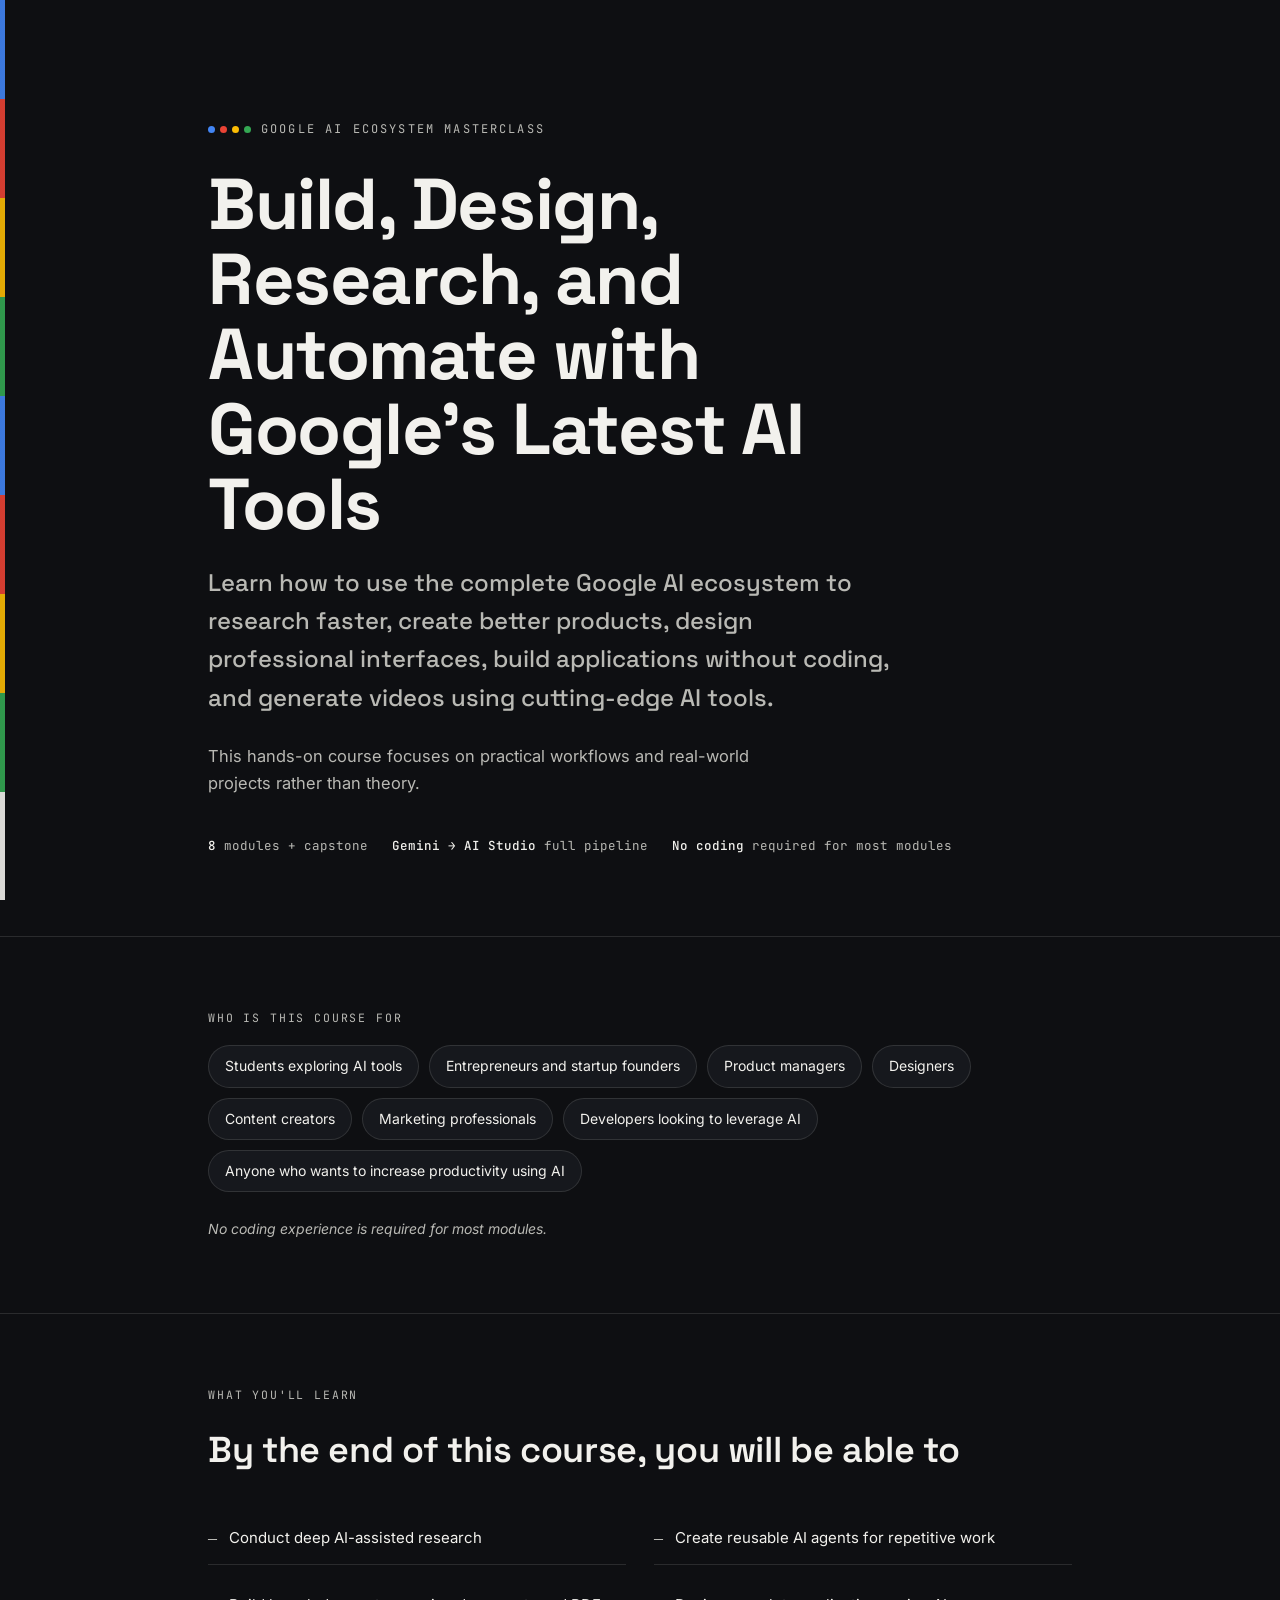
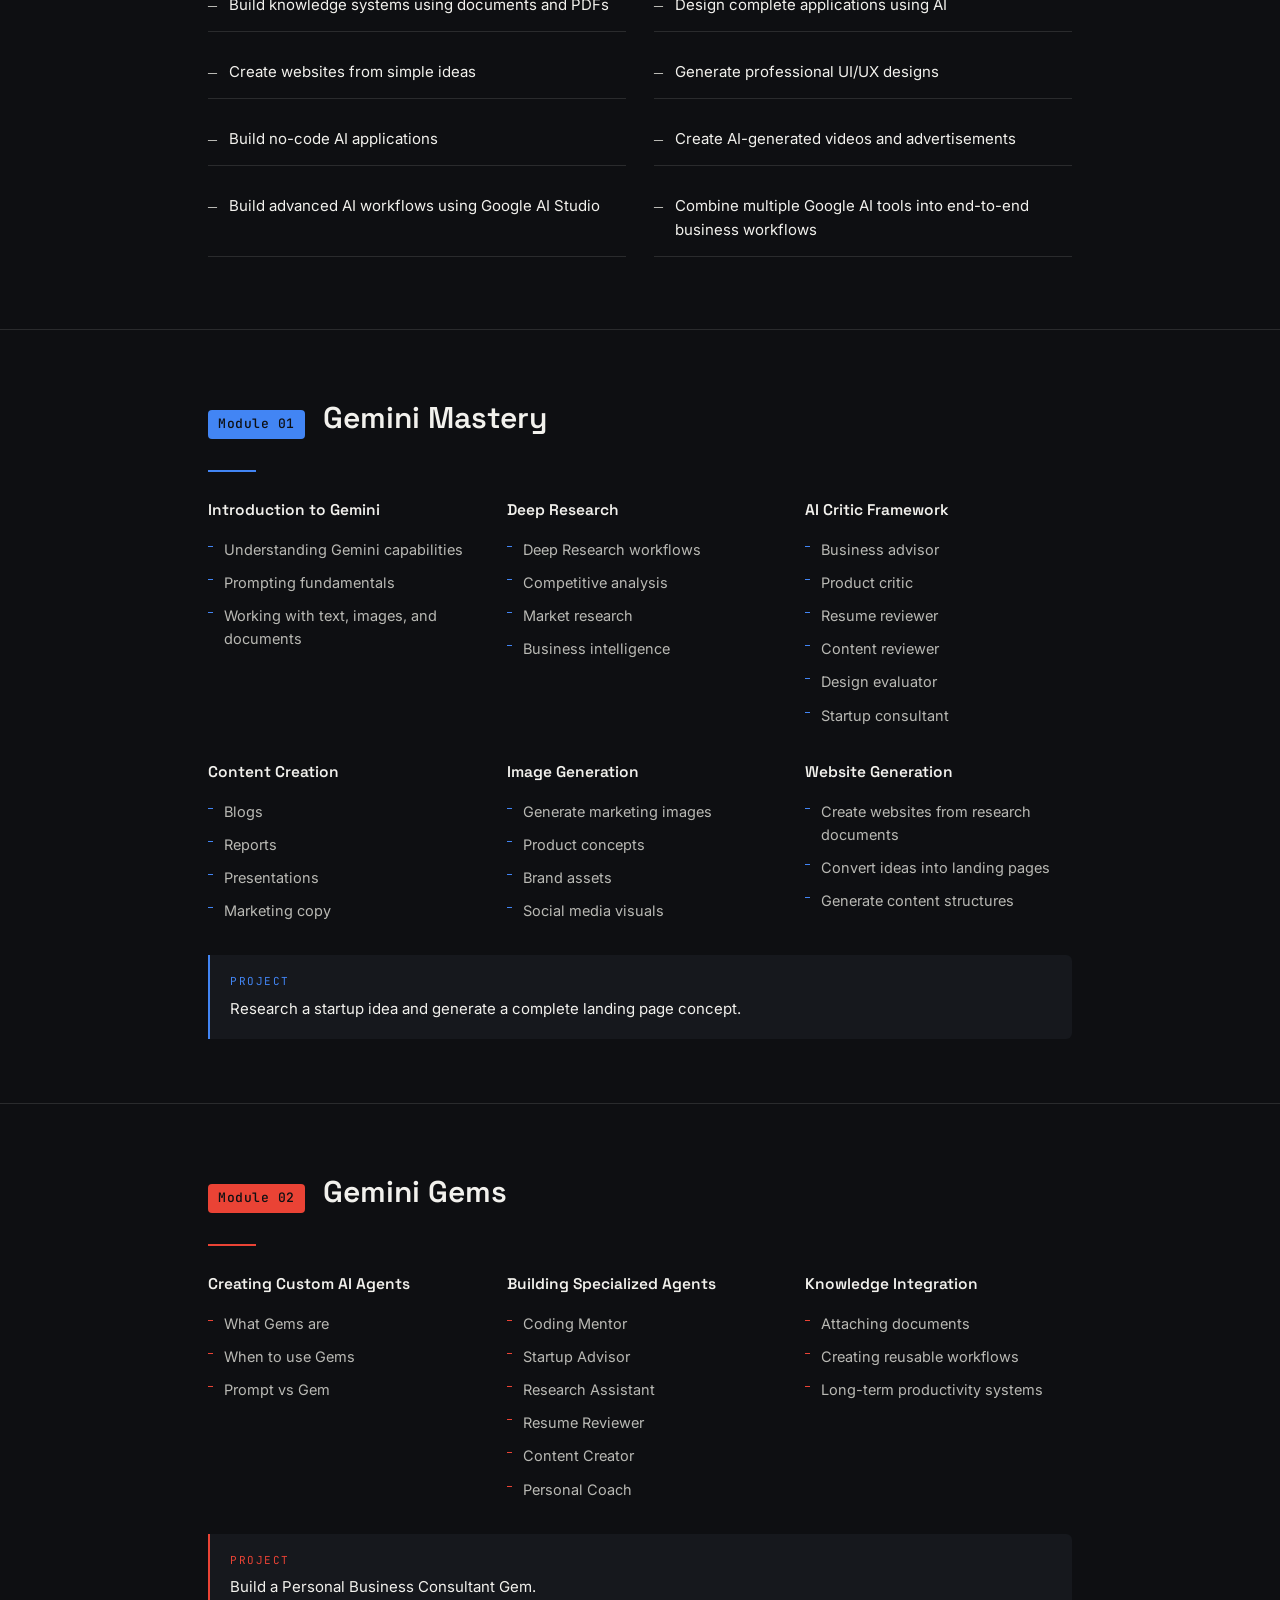
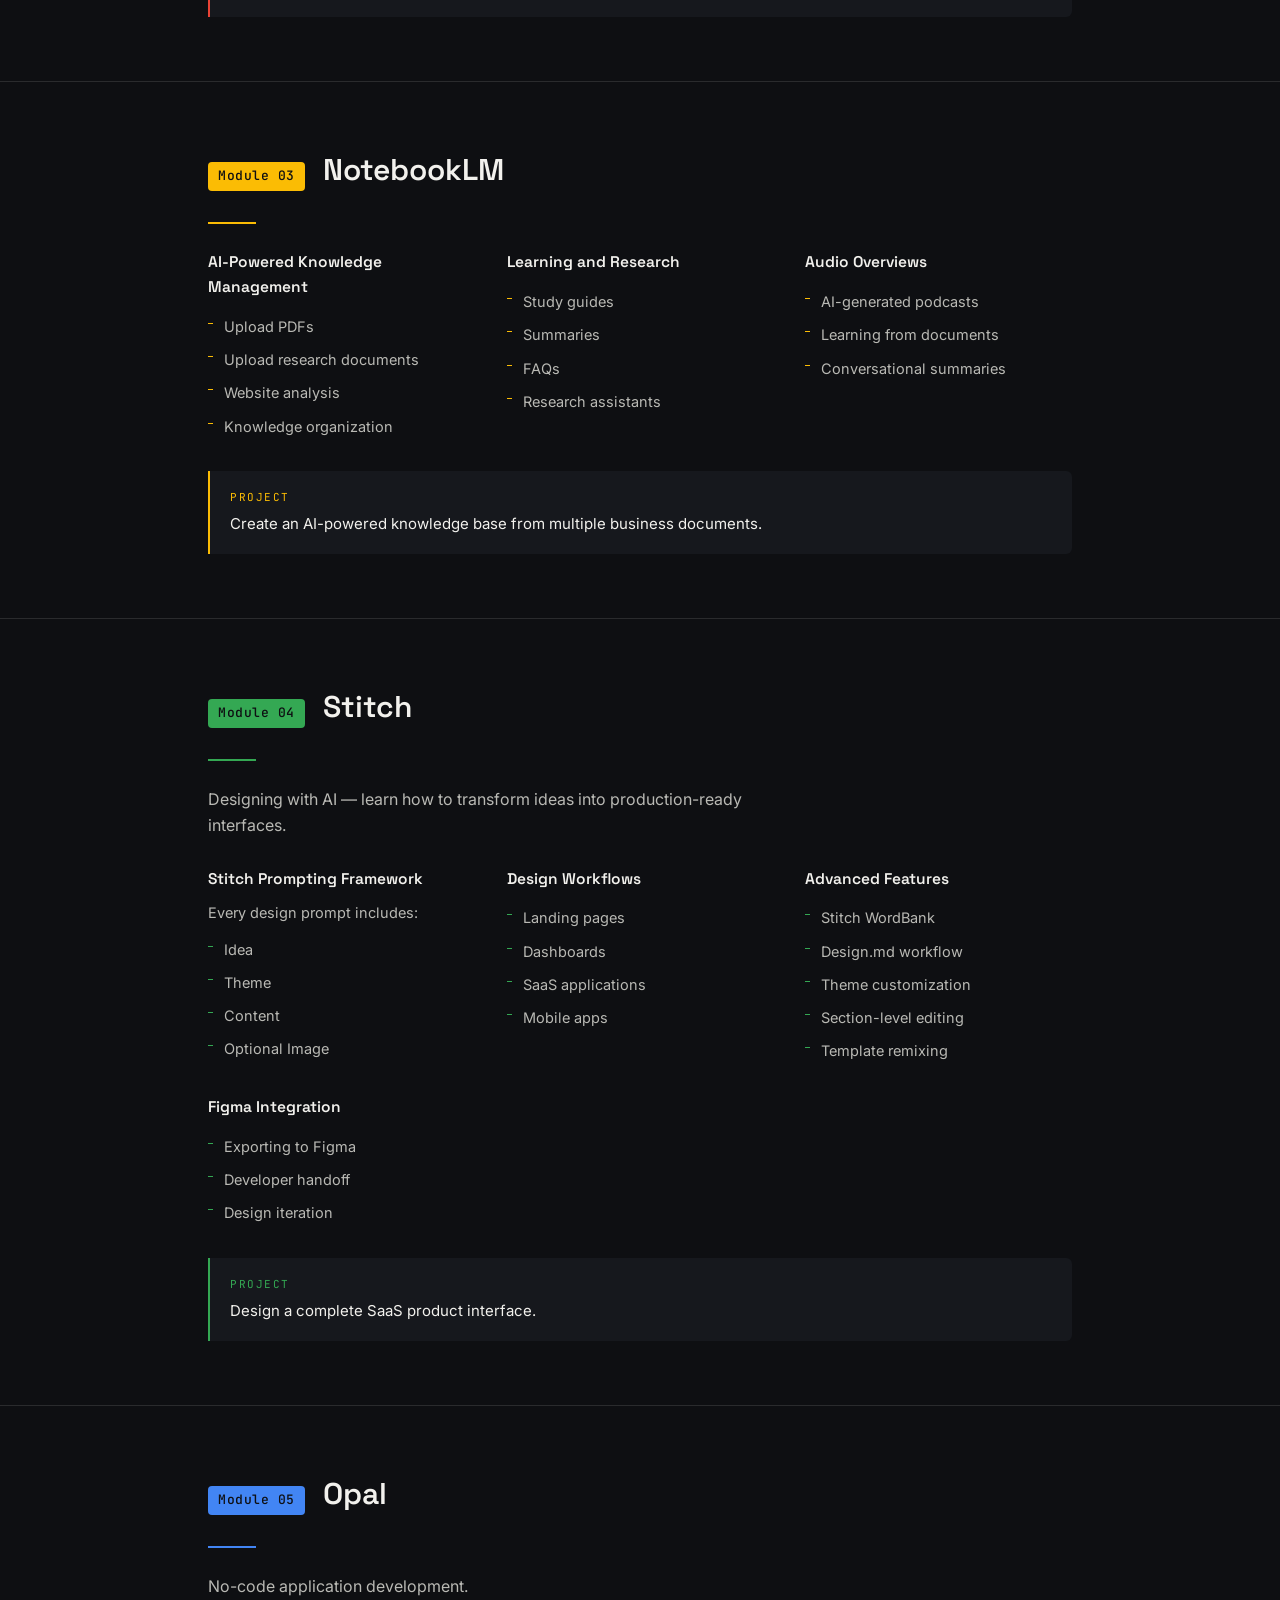
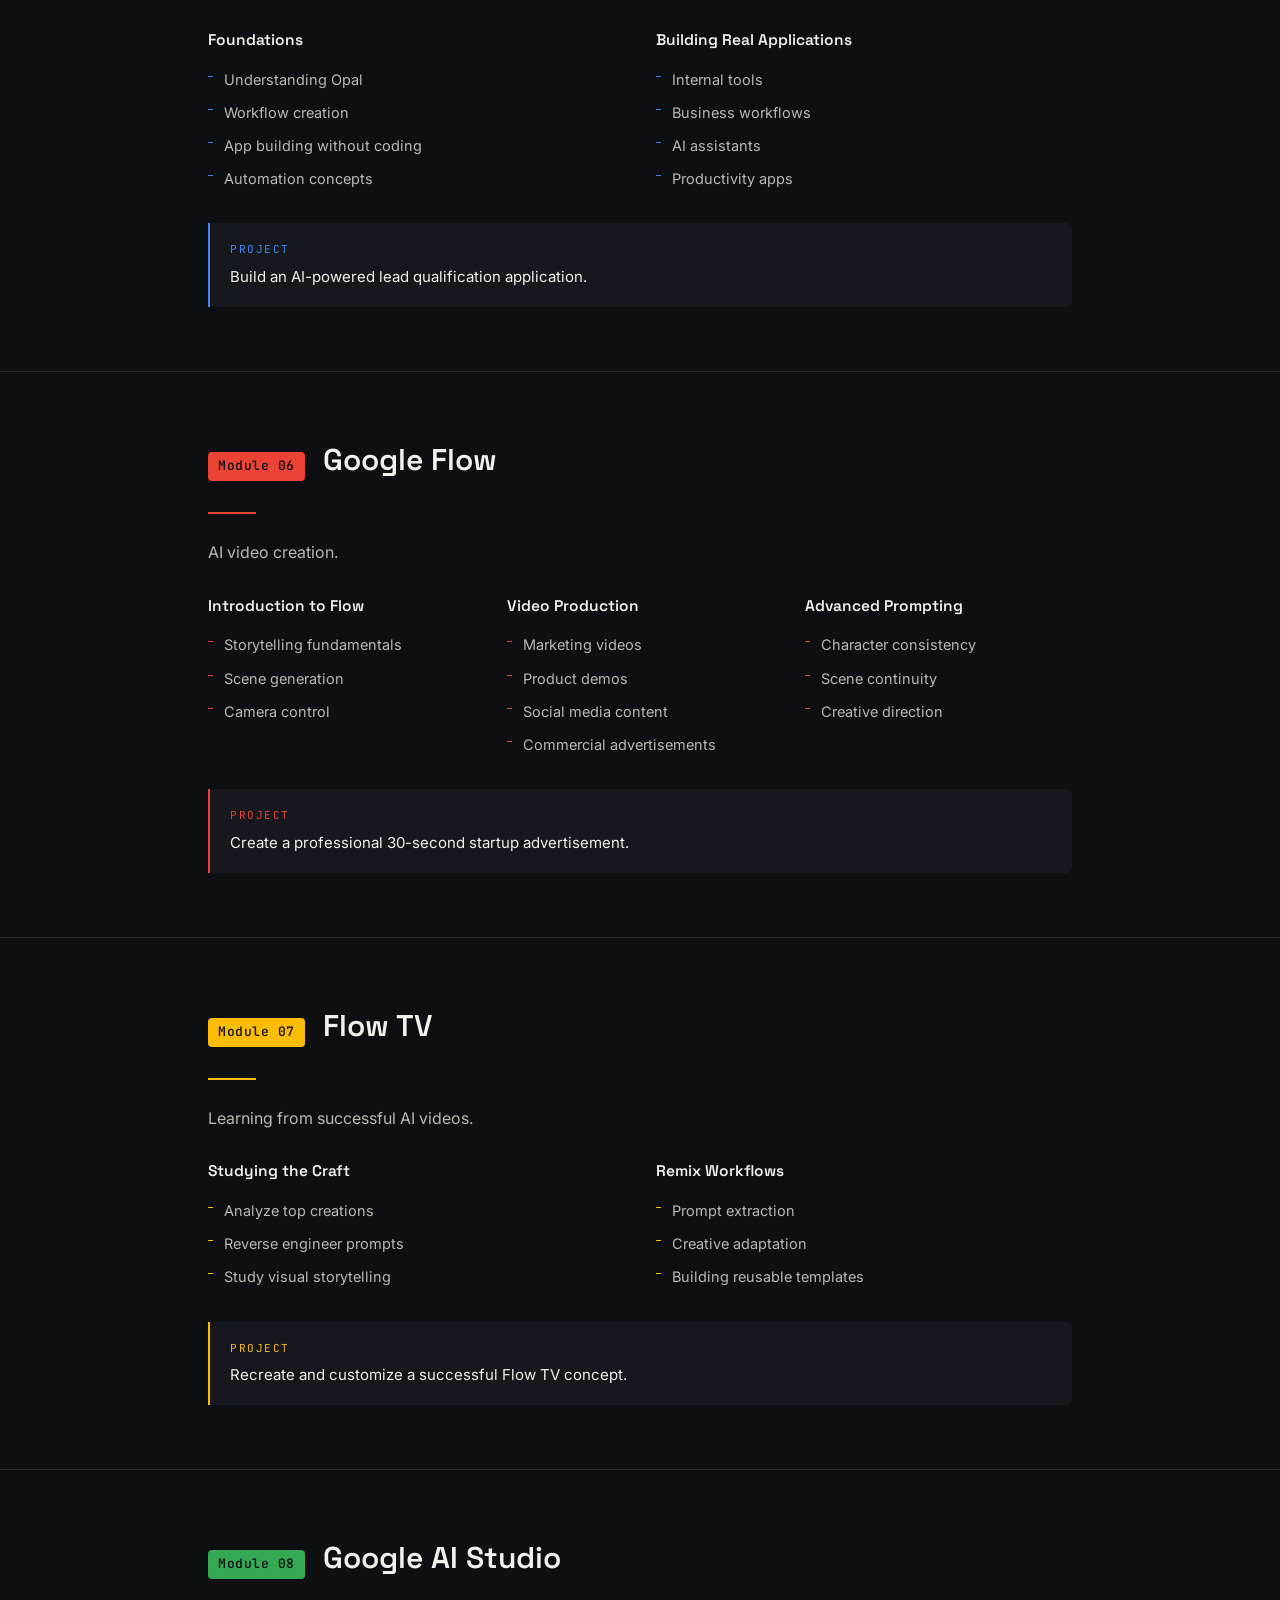
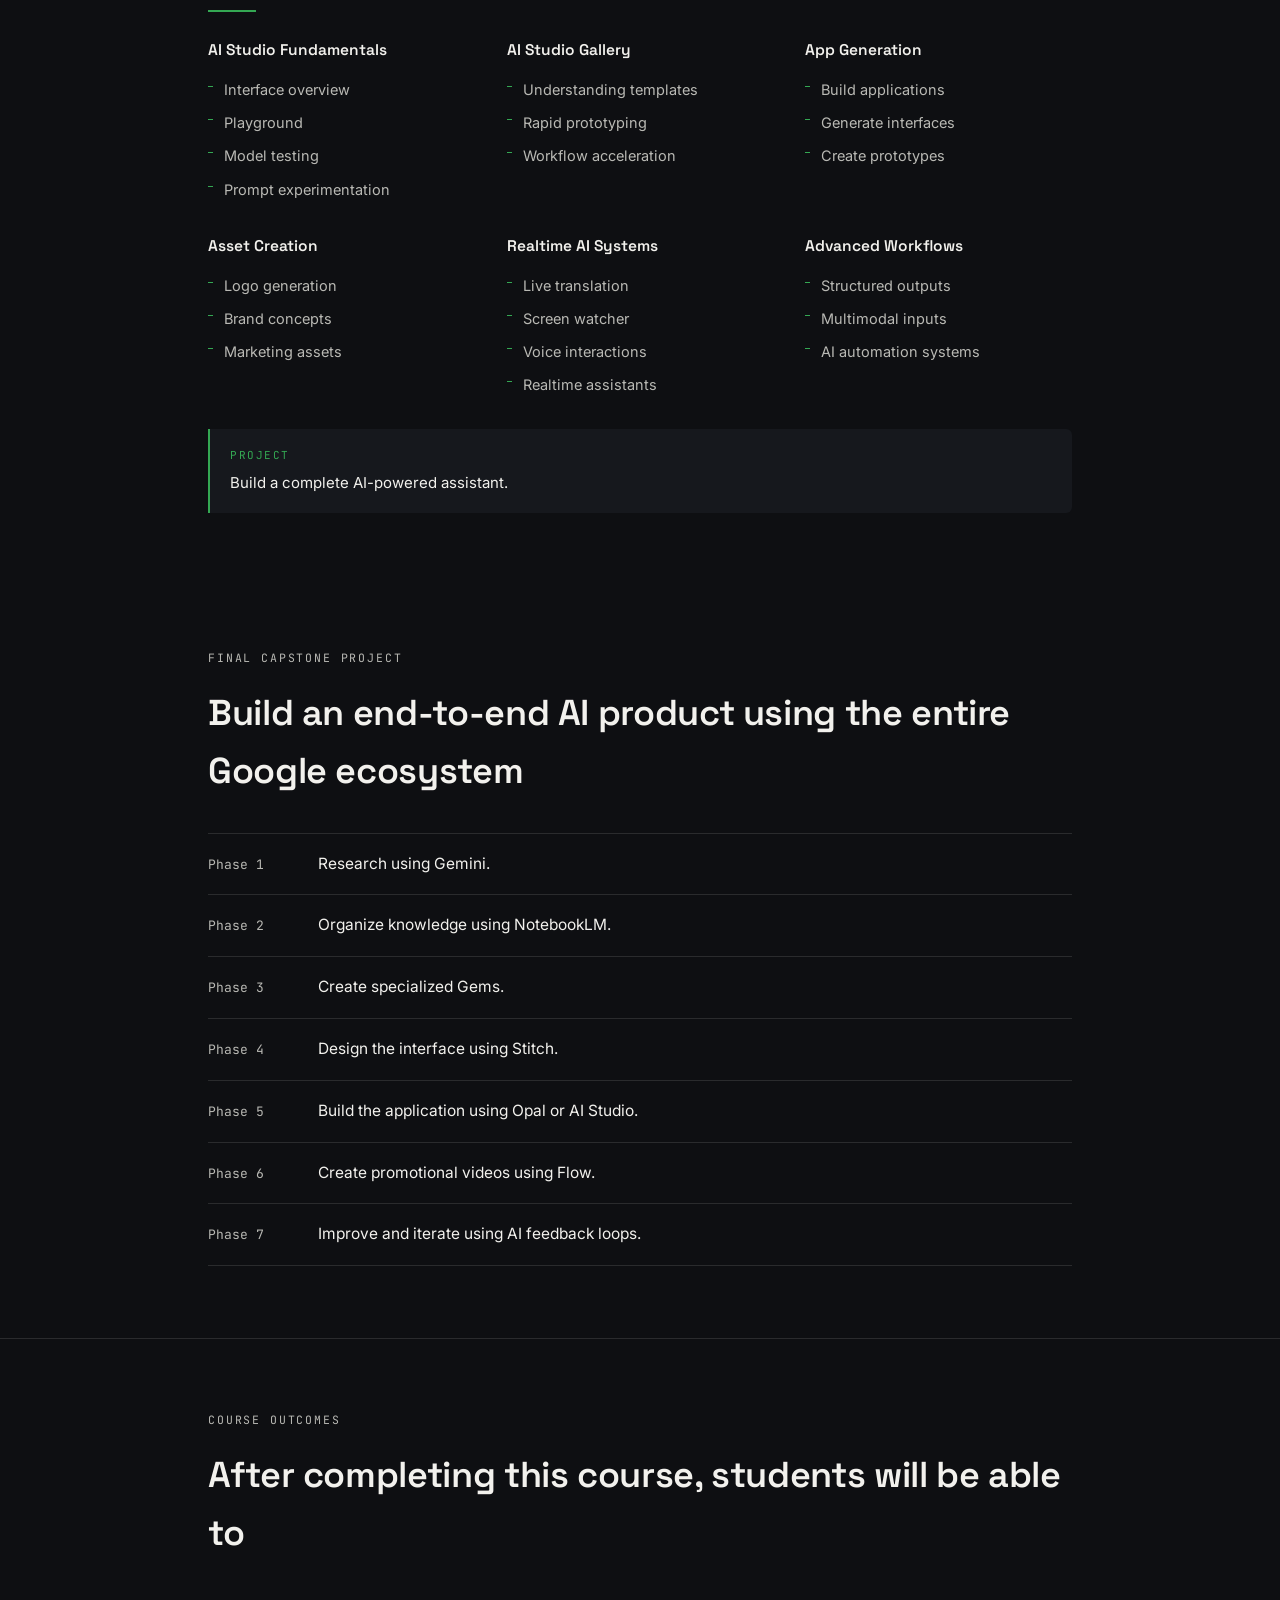
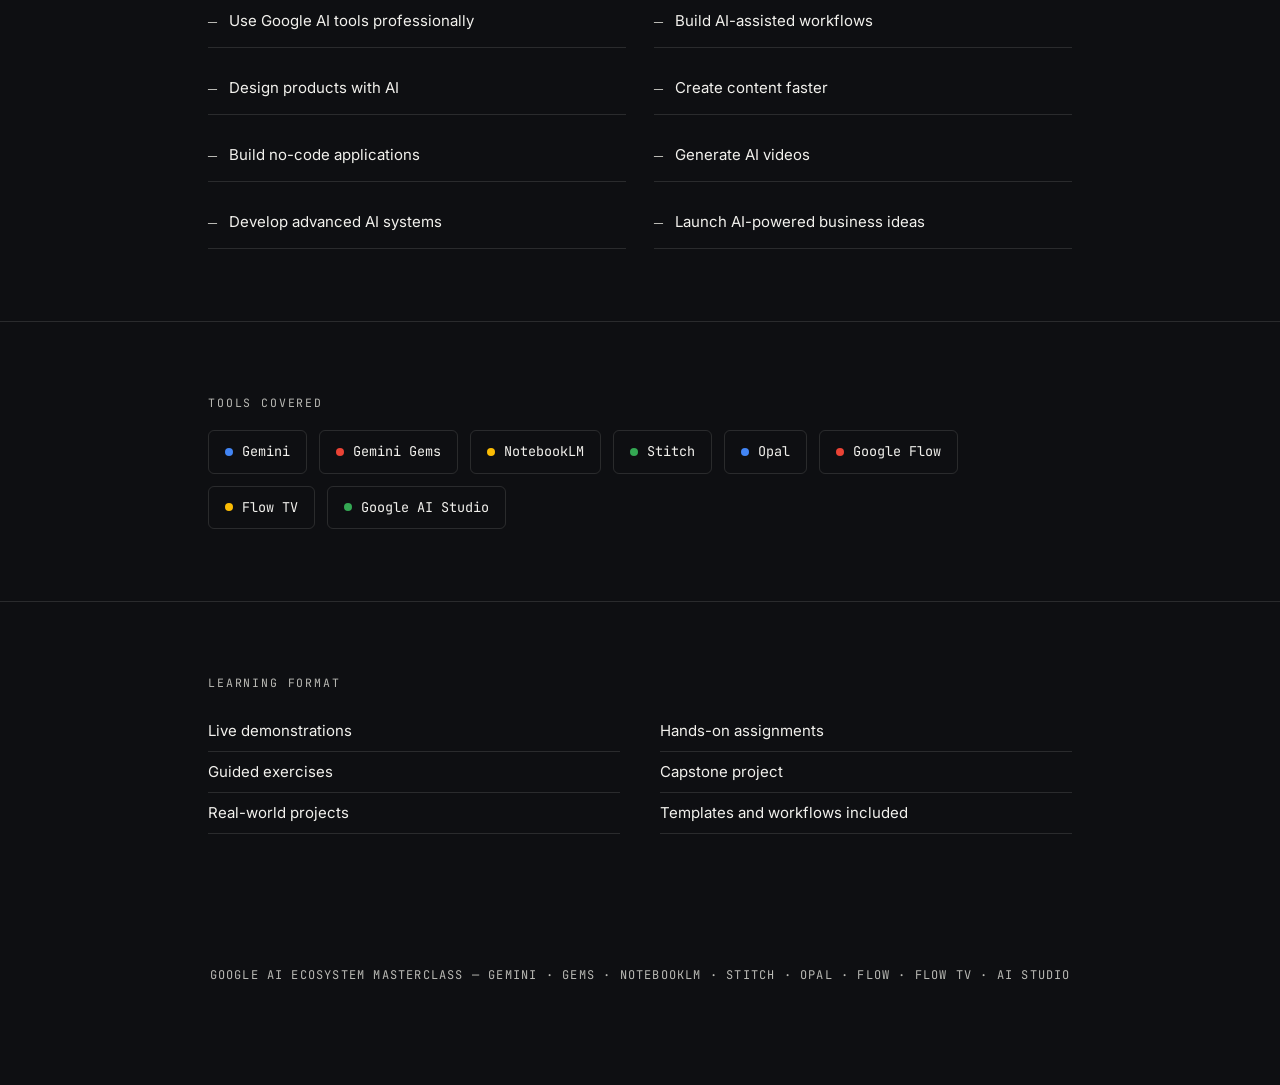
<file: notes/class3/index.html>
<!DOCTYPE html>
<html lang="en">
<head>
<meta charset="UTF-8">
<meta name="viewport" content="width=device-width, initial-scale=1.0">
<title>Google AI Ecosystem Masterclass</title>
<link rel="preconnect" href="https://fonts.googleapis.com">
<link href="https://fonts.googleapis.com/css2?family=Space+Grotesk:wght@400;500;600;700&family=Inter:wght@400;500;600&family=JetBrains+Mono:wght@400;500&display=swap" rel="stylesheet">
<style>
  :root{
    --ink: #0E0F12;
    --ink-soft: #16181D;
    --paper: #F2F1ED;
    --paper-dim: #B9B9B4;
    --line: rgba(242,241,237,0.12);

    --blue:   #4285F4;
    --red:    #EA4335;
    --yellow: #FBBC04;
    --green:  #34A853;

    --font-display: 'Space Grotesk', sans-serif;
    --font-body: 'Inter', sans-serif;
    --font-mono: 'JetBrains Mono', monospace;
  }

  *{ box-sizing: border-box; margin:0; padding:0; }
  html{ scroll-behavior: smooth; }
  body{
    background: var(--ink);
    color: var(--paper);
    font-family: var(--font-body);
    line-height: 1.6;
    -webkit-font-smoothing: antialiased;
  }
  @media (prefers-reduced-motion: reduce){
    *{ animation: none !important; transition: none !important; }
  }

  a{ color: inherit; }

  .wrap{
    max-width: 920px;
    margin: 0 auto;
    padding: 0 28px;
  }

  /* ---------- Signature thread ---------- */
  .thread-rail{
    position: fixed;
    left: 0; top: 0;
    width: 5px; height: 100%;
    z-index: 5;
    background: linear-gradient(
      180deg,
      var(--blue) 0%, var(--blue) 11%,
      var(--red) 11%, var(--red) 22%,
      var(--yellow) 22%, var(--yellow) 33%,
      var(--green) 33%, var(--green) 44%,
      var(--blue) 44%, var(--blue) 55%,
      var(--red) 55%, var(--red) 66%,
      var(--yellow) 66%, var(--yellow) 77%,
      var(--green) 77%, var(--green) 88%,
      var(--paper) 88%, var(--paper) 100%
    );
    opacity: 0.9;
  }
  @media (max-width: 700px){ .thread-rail{ width: 3px; } }

  /* ---------- Hero ---------- */
  header.hero{
    padding: 120px 0 80px;
    border-bottom: 1px solid var(--line);
    position: relative;
  }
  .eyebrow{
    font-family: var(--font-mono);
    font-size: 12px;
    letter-spacing: 0.18em;
    text-transform: uppercase;
    color: var(--paper-dim);
    display: flex;
    align-items: center;
    gap: 10px;
    margin-bottom: 28px;
  }
  .dotgroup{ display:inline-flex; gap:5px; }
  .dotgroup span{
    width: 7px; height: 7px; border-radius: 50%; display:inline-block;
  }
  .dotgroup span:nth-child(1){ background: var(--blue); }
  .dotgroup span:nth-child(2){ background: var(--red); }
  .dotgroup span:nth-child(3){ background: var(--yellow); }
  .dotgroup span:nth-child(4){ background: var(--green); }

  h1.title{
    font-family: var(--font-display);
    font-weight: 700;
    font-size: clamp(40px, 6vw, 72px);
    line-height: 1.04;
    letter-spacing: -0.02em;
    max-width: 13ch;
  }
  .subtitle{
    font-family: var(--font-display);
    font-weight: 500;
    font-size: clamp(18px, 2.4vw, 24px);
    color: var(--paper-dim);
    margin-top: 22px;
    max-width: 46ch;
  }
  .hero-desc{
    margin-top: 26px;
    font-size: 16.5px;
    color: var(--paper-dim);
    max-width: 56ch;
  }
  .hero-meta{
    margin-top: 40px;
    font-family: var(--font-mono);
    font-size: 12.5px;
    color: var(--paper-dim);
    display: flex;
    gap: 24px;
    flex-wrap: wrap;
  }
  .hero-meta strong{ color: var(--paper); font-weight: 500; }

  /* ---------- Generic section ---------- */
  section{
    padding: 72px 0;
    border-bottom: 1px solid var(--line);
  }
  .section-label{
    font-family: var(--font-mono);
    font-size: 11.5px;
    letter-spacing: 0.16em;
    text-transform: uppercase;
    color: var(--paper-dim);
    margin-bottom: 18px;
  }
  h2.section-title{
    font-family: var(--font-display);
    font-weight: 600;
    font-size: clamp(26px, 3.4vw, 36px);
    letter-spacing: -0.01em;
    margin-bottom: 32px;
  }

  /* ---------- Who it's for: chips ---------- */
  .chips{
    display: flex;
    flex-wrap: wrap;
    gap: 10px;
  }
  .chip{
    font-size: 14px;
    padding: 9px 16px;
    border: 1px solid var(--line);
    border-radius: 999px;
    color: var(--paper);
    background: var(--ink-soft);
  }
  .footnote{
    margin-top: 26px;
    font-size: 14px;
    color: var(--paper-dim);
    font-style: italic;
  }

  /* ---------- Outcomes grid ---------- */
  .grid-2{
    display: grid;
    grid-template-columns: 1fr 1fr;
    gap: 14px 28px;
  }
  @media (max-width: 600px){ .grid-2{ grid-template-columns: 1fr; } }
  .grid-item{
    display: flex;
    gap: 12px;
    padding: 14px 0;
    border-bottom: 1px solid var(--line);
    font-size: 15px;
  }
  .grid-item .mark{
    font-family: var(--font-mono);
    color: var(--paper-dim);
    flex-shrink: 0;
  }

  /* ---------- Modules ---------- */
  .modules{ padding-top: 0; }
  .module{
    padding: 64px 0;
    border-bottom: 1px solid var(--line);
    position: relative;
  }
  .module:last-child{ border-bottom: none; }

  .module-head{
    display: flex;
    align-items: baseline;
    gap: 18px;
    margin-bottom: 28px;
    flex-wrap: wrap;
  }
  .module-num{
    font-family: var(--font-mono);
    font-size: 13px;
    color: var(--ink);
    background: var(--accent, var(--blue));
    padding: 4px 10px;
    border-radius: 4px;
    font-weight: 500;
    letter-spacing: 0.04em;
  }
  h3.module-title{
    font-family: var(--font-display);
    font-weight: 600;
    font-size: clamp(22px, 3vw, 30px);
  }
  .module-rule{
    height: 2px;
    width: 48px;
    background: var(--accent, var(--blue));
    margin-bottom: 26px;
  }

  .submods{
    display: grid;
    grid-template-columns: repeat(auto-fit, minmax(220px, 1fr));
    gap: 28px 32px;
    margin-bottom: 28px;
  }
  .submod h4{
    font-family: var(--font-display);
    font-size: 15.5px;
    font-weight: 600;
    margin-bottom: 10px;
    color: var(--paper);
  }
  .submod ul{
    list-style: none;
  }
  .submod li{
    font-size: 14.5px;
    color: var(--paper-dim);
    padding: 5px 0 5px 16px;
    position: relative;
  }
  .submod li::before{
    content: '';
    position: absolute;
    left: 0; top: 13px;
    width: 5px; height: 1px;
    background: var(--accent, var(--blue));
  }

  .project-box{
    margin-top: 8px;
    padding: 18px 20px;
    background: var(--ink-soft);
    border-left: 2px solid var(--accent, var(--blue));
    border-radius: 0 6px 6px 0;
  }
  .project-box .plabel{
    font-family: var(--font-mono);
    font-size: 11px;
    letter-spacing: 0.14em;
    text-transform: uppercase;
    color: var(--accent, var(--blue));
    margin-bottom: 6px;
    display: block;
  }
  .project-box p{ font-size: 15px; color: var(--paper); }

  /* ---------- Capstone ---------- */
  .capstone-intro{
    font-size: 15.5px;
    color: var(--paper-dim);
    margin-bottom: 36px;
    max-width: 60ch;
  }
  .phases{
    display: flex;
    flex-direction: column;
  }
  .phase{
    display: grid;
    grid-template-columns: 90px 1fr;
    gap: 20px;
    padding: 18px 0;
    border-top: 1px solid var(--line);
    align-items: baseline;
  }
  .phase:last-child{ border-bottom: 1px solid var(--line); }
  .phase-num{
    font-family: var(--font-mono);
    font-size: 13px;
    color: var(--paper-dim);
  }
  .phase-text{ font-size: 15.5px; }
  .phase-text strong{
    font-family: var(--font-display);
    font-weight: 600;
    display: block;
    font-size: 16.5px;
    margin-bottom: 2px;
  }

  /* ---------- Tools covered ---------- */
  .tool-badges{
    display: flex;
    flex-wrap: wrap;
    gap: 12px;
  }
  .tool-badge{
    display: flex;
    align-items: center;
    gap: 9px;
    font-family: var(--font-mono);
    font-size: 13.5px;
    padding: 10px 16px;
    border: 1px solid var(--line);
    border-radius: 6px;
  }
  .tool-badge .dot{
    width: 8px; height: 8px; border-radius: 50%;
  }

  /* ---------- Format list ---------- */
  .format-list{
    columns: 2;
    column-gap: 40px;
  }
  @media (max-width: 600px){ .format-list{ columns: 1; } }
  .format-list li{
    list-style: none;
    font-size: 15px;
    padding: 8px 0;
    break-inside: avoid;
    border-bottom: 1px solid var(--line);
  }

  footer{
    padding: 60px 0 100px;
    text-align: center;
  }
  footer p{
    font-family: var(--font-mono);
    font-size: 12px;
    letter-spacing: 0.1em;
    text-transform: uppercase;
    color: var(--paper-dim);
  }
</style>
</head>
<body>

<div class="thread-rail" aria-hidden="true"></div>

<header class="hero">
  <div class="wrap">
    <div class="eyebrow">
      <span class="dotgroup"><span></span><span></span><span></span><span></span></span>
      Google AI Ecosystem Masterclass
    </div>
    <h1 class="title">Build, Design, Research, and Automate with Google's Latest AI Tools</h1>
    <p class="subtitle">Learn how to use the complete Google AI ecosystem to research faster, create better products, design professional interfaces, build applications without coding, and generate videos using cutting-edge AI tools.</p>
    <p class="hero-desc">This hands-on course focuses on practical workflows and real-world projects rather than theory.</p>
    <div class="hero-meta">
      <span><strong>8</strong> modules + capstone</span>
      <span><strong>Gemini → AI Studio</strong> full pipeline</span>
      <span><strong>No coding</strong> required for most modules</span>
    </div>
  </div>
</header>

<section id="who">
  <div class="wrap">
    <div class="section-label">Who is this course for</div>
    <div class="chips">
      <span class="chip">Students exploring AI tools</span>
      <span class="chip">Entrepreneurs and startup founders</span>
      <span class="chip">Product managers</span>
      <span class="chip">Designers</span>
      <span class="chip">Content creators</span>
      <span class="chip">Marketing professionals</span>
      <span class="chip">Developers looking to leverage AI</span>
      <span class="chip">Anyone who wants to increase productivity using AI</span>
    </div>
    <p class="footnote">No coding experience is required for most modules.</p>
  </div>
</section>

<section id="learn">
  <div class="wrap">
    <div class="section-label">What you'll learn</div>
    <h2 class="section-title">By the end of this course, you will be able to</h2>
    <div class="grid-2">
      <div class="grid-item"><span class="mark">―</span><span>Conduct deep AI-assisted research</span></div>
      <div class="grid-item"><span class="mark">―</span><span>Create reusable AI agents for repetitive work</span></div>
      <div class="grid-item"><span class="mark">―</span><span>Build knowledge systems using documents and PDFs</span></div>
      <div class="grid-item"><span class="mark">―</span><span>Design complete applications using AI</span></div>
      <div class="grid-item"><span class="mark">―</span><span>Create websites from simple ideas</span></div>
      <div class="grid-item"><span class="mark">―</span><span>Generate professional UI/UX designs</span></div>
      <div class="grid-item"><span class="mark">―</span><span>Build no-code AI applications</span></div>
      <div class="grid-item"><span class="mark">―</span><span>Create AI-generated videos and advertisements</span></div>
      <div class="grid-item"><span class="mark">―</span><span>Build advanced AI workflows using Google AI Studio</span></div>
      <div class="grid-item"><span class="mark">―</span><span>Combine multiple Google AI tools into end-to-end business workflows</span></div>
    </div>
  </div>
</section>

<div class="modules">

  <section class="module" style="--accent: var(--blue);">
    <div class="wrap">
      <div class="module-head">
        <span class="module-num">Module 01</span>
        <h3 class="module-title">Gemini Mastery</h3>
      </div>
      <div class="module-rule"></div>
      <div class="submods">
        <div class="submod">
          <h4>Introduction to Gemini</h4>
          <ul>
            <li>Understanding Gemini capabilities</li>
            <li>Prompting fundamentals</li>
            <li>Working with text, images, and documents</li>
          </ul>
        </div>
        <div class="submod">
          <h4>Deep Research</h4>
          <ul>
            <li>Deep Research workflows</li>
            <li>Competitive analysis</li>
            <li>Market research</li>
            <li>Business intelligence</li>
          </ul>
        </div>
        <div class="submod">
          <h4>AI Critic Framework</h4>
          <ul>
            <li>Business advisor</li>
            <li>Product critic</li>
            <li>Resume reviewer</li>
            <li>Content reviewer</li>
            <li>Design evaluator</li>
            <li>Startup consultant</li>
          </ul>
        </div>
        <div class="submod">
          <h4>Content Creation</h4>
          <ul>
            <li>Blogs</li>
            <li>Reports</li>
            <li>Presentations</li>
            <li>Marketing copy</li>
          </ul>
        </div>
        <div class="submod">
          <h4>Image Generation</h4>
          <ul>
            <li>Generate marketing images</li>
            <li>Product concepts</li>
            <li>Brand assets</li>
            <li>Social media visuals</li>
          </ul>
        </div>
        <div class="submod">
          <h4>Website Generation</h4>
          <ul>
            <li>Create websites from research documents</li>
            <li>Convert ideas into landing pages</li>
            <li>Generate content structures</li>
          </ul>
        </div>
      </div>
      <div class="project-box">
        <span class="plabel">Project</span>
        <p>Research a startup idea and generate a complete landing page concept.</p>
      </div>
    </div>
  </section>

  <section class="module" style="--accent: var(--red);">
    <div class="wrap">
      <div class="module-head">
        <span class="module-num">Module 02</span>
        <h3 class="module-title">Gemini Gems</h3>
      </div>
      <div class="module-rule"></div>
      <div class="submods">
        <div class="submod">
          <h4>Creating Custom AI Agents</h4>
          <ul>
            <li>What Gems are</li>
            <li>When to use Gems</li>
            <li>Prompt vs Gem</li>
          </ul>
        </div>
        <div class="submod">
          <h4>Building Specialized Agents</h4>
          <ul>
            <li>Coding Mentor</li>
            <li>Startup Advisor</li>
            <li>Research Assistant</li>
            <li>Resume Reviewer</li>
            <li>Content Creator</li>
            <li>Personal Coach</li>
          </ul>
        </div>
        <div class="submod">
          <h4>Knowledge Integration</h4>
          <ul>
            <li>Attaching documents</li>
            <li>Creating reusable workflows</li>
            <li>Long-term productivity systems</li>
          </ul>
        </div>
      </div>
      <div class="project-box">
        <span class="plabel">Project</span>
        <p>Build a Personal Business Consultant Gem.</p>
      </div>
    </div>
  </section>

  <section class="module" style="--accent: var(--yellow);">
    <div class="wrap">
      <div class="module-head">
        <span class="module-num">Module 03</span>
        <h3 class="module-title">NotebookLM</h3>
      </div>
      <div class="module-rule"></div>
      <div class="submods">
        <div class="submod">
          <h4>AI-Powered Knowledge Management</h4>
          <ul>
            <li>Upload PDFs</li>
            <li>Upload research documents</li>
            <li>Website analysis</li>
            <li>Knowledge organization</li>
          </ul>
        </div>
        <div class="submod">
          <h4>Learning and Research</h4>
          <ul>
            <li>Study guides</li>
            <li>Summaries</li>
            <li>FAQs</li>
            <li>Research assistants</li>
          </ul>
        </div>
        <div class="submod">
          <h4>Audio Overviews</h4>
          <ul>
            <li>AI-generated podcasts</li>
            <li>Learning from documents</li>
            <li>Conversational summaries</li>
          </ul>
        </div>
      </div>
      <div class="project-box">
        <span class="plabel">Project</span>
        <p>Create an AI-powered knowledge base from multiple business documents.</p>
      </div>
    </div>
  </section>

  <section class="module" style="--accent: var(--green);">
    <div class="wrap">
      <div class="module-head">
        <span class="module-num">Module 04</span>
        <h3 class="module-title">Stitch</h3>
      </div>
      <div class="module-rule"></div>
      <p style="color: var(--paper-dim); margin-bottom: 28px; max-width: 56ch;">Designing with AI — learn how to transform ideas into production-ready interfaces.</p>
      <div class="submods">
        <div class="submod">
          <h4>Stitch Prompting Framework</h4>
          <p style="font-size:14.5px; color: var(--paper-dim); margin-bottom:8px;">Every design prompt includes:</p>
          <ul>
            <li>Idea</li>
            <li>Theme</li>
            <li>Content</li>
            <li>Optional Image</li>
          </ul>
        </div>
        <div class="submod">
          <h4>Design Workflows</h4>
          <ul>
            <li>Landing pages</li>
            <li>Dashboards</li>
            <li>SaaS applications</li>
            <li>Mobile apps</li>
          </ul>
        </div>
        <div class="submod">
          <h4>Advanced Features</h4>
          <ul>
            <li>Stitch WordBank</li>
            <li>Design.md workflow</li>
            <li>Theme customization</li>
            <li>Section-level editing</li>
            <li>Template remixing</li>
          </ul>
        </div>
        <div class="submod">
          <h4>Figma Integration</h4>
          <ul>
            <li>Exporting to Figma</li>
            <li>Developer handoff</li>
            <li>Design iteration</li>
          </ul>
        </div>
      </div>
      <div class="project-box">
        <span class="plabel">Project</span>
        <p>Design a complete SaaS product interface.</p>
      </div>
    </div>
  </section>

  <section class="module" style="--accent: var(--blue);">
    <div class="wrap">
      <div class="module-head">
        <span class="module-num">Module 05</span>
        <h3 class="module-title">Opal</h3>
      </div>
      <div class="module-rule"></div>
      <p style="color: var(--paper-dim); margin-bottom: 28px; max-width: 56ch;">No-code application development.</p>
      <div class="submods">
        <div class="submod">
          <h4>Foundations</h4>
          <ul>
            <li>Understanding Opal</li>
            <li>Workflow creation</li>
            <li>App building without coding</li>
            <li>Automation concepts</li>
          </ul>
        </div>
        <div class="submod">
          <h4>Building Real Applications</h4>
          <ul>
            <li>Internal tools</li>
            <li>Business workflows</li>
            <li>AI assistants</li>
            <li>Productivity apps</li>
          </ul>
        </div>
      </div>
      <div class="project-box">
        <span class="plabel">Project</span>
        <p>Build an AI-powered lead qualification application.</p>
      </div>
    </div>
  </section>

  <section class="module" style="--accent: var(--red);">
    <div class="wrap">
      <div class="module-head">
        <span class="module-num">Module 06</span>
        <h3 class="module-title">Google Flow</h3>
      </div>
      <div class="module-rule"></div>
      <p style="color: var(--paper-dim); margin-bottom: 28px; max-width: 56ch;">AI video creation.</p>
      <div class="submods">
        <div class="submod">
          <h4>Introduction to Flow</h4>
          <ul>
            <li>Storytelling fundamentals</li>
            <li>Scene generation</li>
            <li>Camera control</li>
          </ul>
        </div>
        <div class="submod">
          <h4>Video Production</h4>
          <ul>
            <li>Marketing videos</li>
            <li>Product demos</li>
            <li>Social media content</li>
            <li>Commercial advertisements</li>
          </ul>
        </div>
        <div class="submod">
          <h4>Advanced Prompting</h4>
          <ul>
            <li>Character consistency</li>
            <li>Scene continuity</li>
            <li>Creative direction</li>
          </ul>
        </div>
      </div>
      <div class="project-box">
        <span class="plabel">Project</span>
        <p>Create a professional 30-second startup advertisement.</p>
      </div>
    </div>
  </section>

  <section class="module" style="--accent: var(--yellow);">
    <div class="wrap">
      <div class="module-head">
        <span class="module-num">Module 07</span>
        <h3 class="module-title">Flow TV</h3>
      </div>
      <div class="module-rule"></div>
      <p style="color: var(--paper-dim); margin-bottom: 28px; max-width: 56ch;">Learning from successful AI videos.</p>
      <div class="submods">
        <div class="submod">
          <h4>Studying the Craft</h4>
          <ul>
            <li>Analyze top creations</li>
            <li>Reverse engineer prompts</li>
            <li>Study visual storytelling</li>
          </ul>
        </div>
        <div class="submod">
          <h4>Remix Workflows</h4>
          <ul>
            <li>Prompt extraction</li>
            <li>Creative adaptation</li>
            <li>Building reusable templates</li>
          </ul>
        </div>
      </div>
      <div class="project-box">
        <span class="plabel">Project</span>
        <p>Recreate and customize a successful Flow TV concept.</p>
      </div>
    </div>
  </section>

  <section class="module" style="--accent: var(--green);">
    <div class="wrap">
      <div class="module-head">
        <span class="module-num">Module 08</span>
        <h3 class="module-title">Google AI Studio</h3>
      </div>
      <div class="module-rule"></div>
      <div class="submods">
        <div class="submod">
          <h4>AI Studio Fundamentals</h4>
          <ul>
            <li>Interface overview</li>
            <li>Playground</li>
            <li>Model testing</li>
            <li>Prompt experimentation</li>
          </ul>
        </div>
        <div class="submod">
          <h4>AI Studio Gallery</h4>
          <ul>
            <li>Understanding templates</li>
            <li>Rapid prototyping</li>
            <li>Workflow acceleration</li>
          </ul>
        </div>
        <div class="submod">
          <h4>App Generation</h4>
          <ul>
            <li>Build applications</li>
            <li>Generate interfaces</li>
            <li>Create prototypes</li>
          </ul>
        </div>
        <div class="submod">
          <h4>Asset Creation</h4>
          <ul>
            <li>Logo generation</li>
            <li>Brand concepts</li>
            <li>Marketing assets</li>
          </ul>
        </div>
        <div class="submod">
          <h4>Realtime AI Systems</h4>
          <ul>
            <li>Live translation</li>
            <li>Screen watcher</li>
            <li>Voice interactions</li>
            <li>Realtime assistants</li>
          </ul>
        </div>
        <div class="submod">
          <h4>Advanced Workflows</h4>
          <ul>
            <li>Structured outputs</li>
            <li>Multimodal inputs</li>
            <li>AI automation systems</li>
          </ul>
        </div>
      </div>
      <div class="project-box">
        <span class="plabel">Project</span>
        <p>Build a complete AI-powered assistant.</p>
      </div>
    </div>
  </section>

</div>

<section id="capstone">
  <div class="wrap">
    <div class="section-label">Final capstone project</div>
    <h2 class="section-title">Build an end-to-end AI product using the entire Google ecosystem</h2>
    <div class="phases">
      <div class="phase">
        <span class="phase-num">Phase 1</span>
        <div class="phase-text">Research using Gemini.</div>
      </div>
      <div class="phase">
        <span class="phase-num">Phase 2</span>
        <div class="phase-text">Organize knowledge using NotebookLM.</div>
      </div>
      <div class="phase">
        <span class="phase-num">Phase 3</span>
        <div class="phase-text">Create specialized Gems.</div>
      </div>
      <div class="phase">
        <span class="phase-num">Phase 4</span>
        <div class="phase-text">Design the interface using Stitch.</div>
      </div>
      <div class="phase">
        <span class="phase-num">Phase 5</span>
        <div class="phase-text">Build the application using Opal or AI Studio.</div>
      </div>
      <div class="phase">
        <span class="phase-num">Phase 6</span>
        <div class="phase-text">Create promotional videos using Flow.</div>
      </div>
      <div class="phase">
        <span class="phase-num">Phase 7</span>
        <div class="phase-text">Improve and iterate using AI feedback loops.</div>
      </div>
    </div>
  </div>
</section>

<section id="outcomes">
  <div class="wrap">
    <div class="section-label">Course outcomes</div>
    <h2 class="section-title">After completing this course, students will be able to</h2>
    <div class="grid-2">
      <div class="grid-item"><span class="mark">―</span><span>Use Google AI tools professionally</span></div>
      <div class="grid-item"><span class="mark">―</span><span>Build AI-assisted workflows</span></div>
      <div class="grid-item"><span class="mark">―</span><span>Design products with AI</span></div>
      <div class="grid-item"><span class="mark">―</span><span>Create content faster</span></div>
      <div class="grid-item"><span class="mark">―</span><span>Build no-code applications</span></div>
      <div class="grid-item"><span class="mark">―</span><span>Generate AI videos</span></div>
      <div class="grid-item"><span class="mark">―</span><span>Develop advanced AI systems</span></div>
      <div class="grid-item"><span class="mark">―</span><span>Launch AI-powered business ideas</span></div>
    </div>
  </div>
</section>

<section id="tools">
  <div class="wrap">
    <div class="section-label">Tools covered</div>
    <div class="tool-badges">
      <span class="tool-badge"><span class="dot" style="background:var(--blue);"></span>Gemini</span>
      <span class="tool-badge"><span class="dot" style="background:var(--red);"></span>Gemini Gems</span>
      <span class="tool-badge"><span class="dot" style="background:var(--yellow);"></span>NotebookLM</span>
      <span class="tool-badge"><span class="dot" style="background:var(--green);"></span>Stitch</span>
      <span class="tool-badge"><span class="dot" style="background:var(--blue);"></span>Opal</span>
      <span class="tool-badge"><span class="dot" style="background:var(--red);"></span>Google Flow</span>
      <span class="tool-badge"><span class="dot" style="background:var(--yellow);"></span>Flow TV</span>
      <span class="tool-badge"><span class="dot" style="background:var(--green);"></span>Google AI Studio</span>
    </div>
  </div>
</section>

<section id="format" style="border-bottom: none;">
  <div class="wrap">
    <div class="section-label">Learning format</div>
    <ul class="format-list">
      <li>Live demonstrations</li>
      <li>Guided exercises</li>
      <li>Real-world projects</li>
      <li>Hands-on assignments</li>
      <li>Capstone project</li>
      <li>Templates and workflows included</li>
    </ul>
  </div>
</section>

<footer>
  <p>Google AI Ecosystem Masterclass — Gemini · Gems · NotebookLM · Stitch · Opal · Flow · Flow TV · AI Studio</p>
</footer>

</body>
</html>
</file>
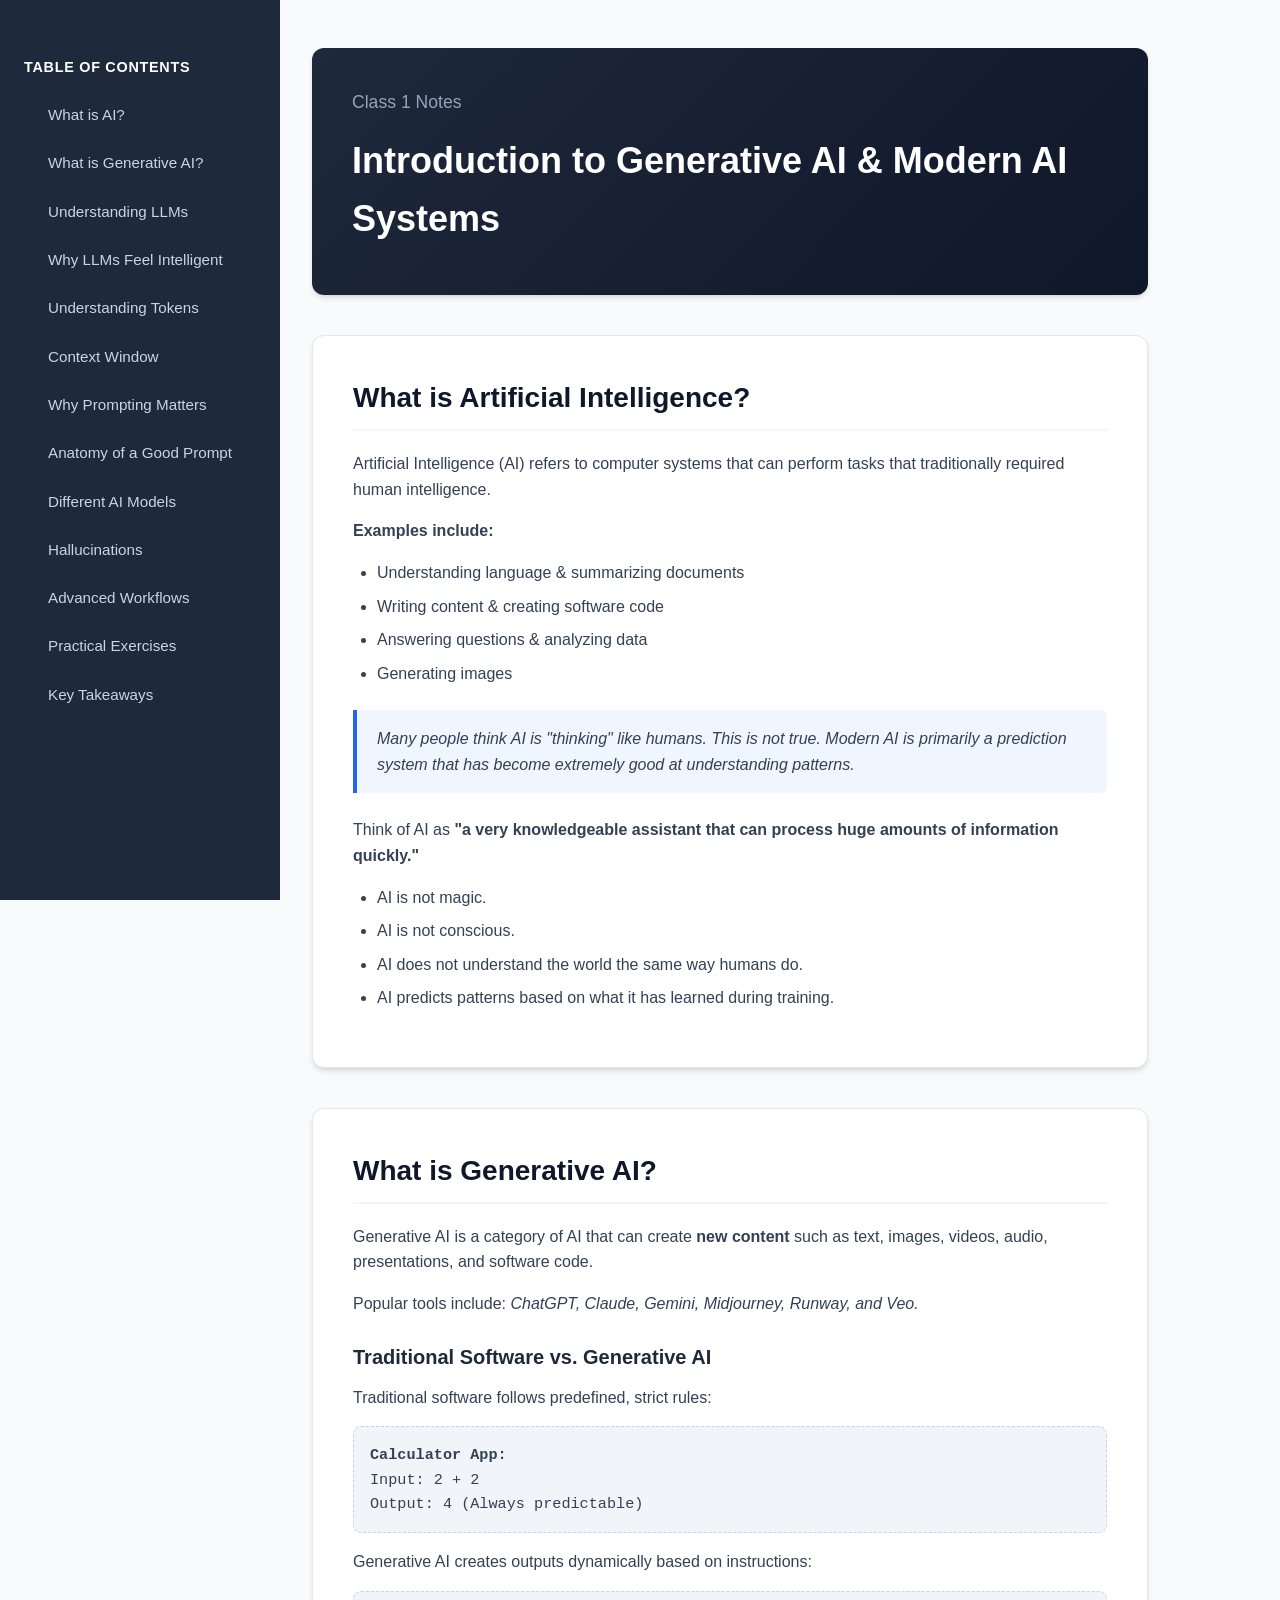
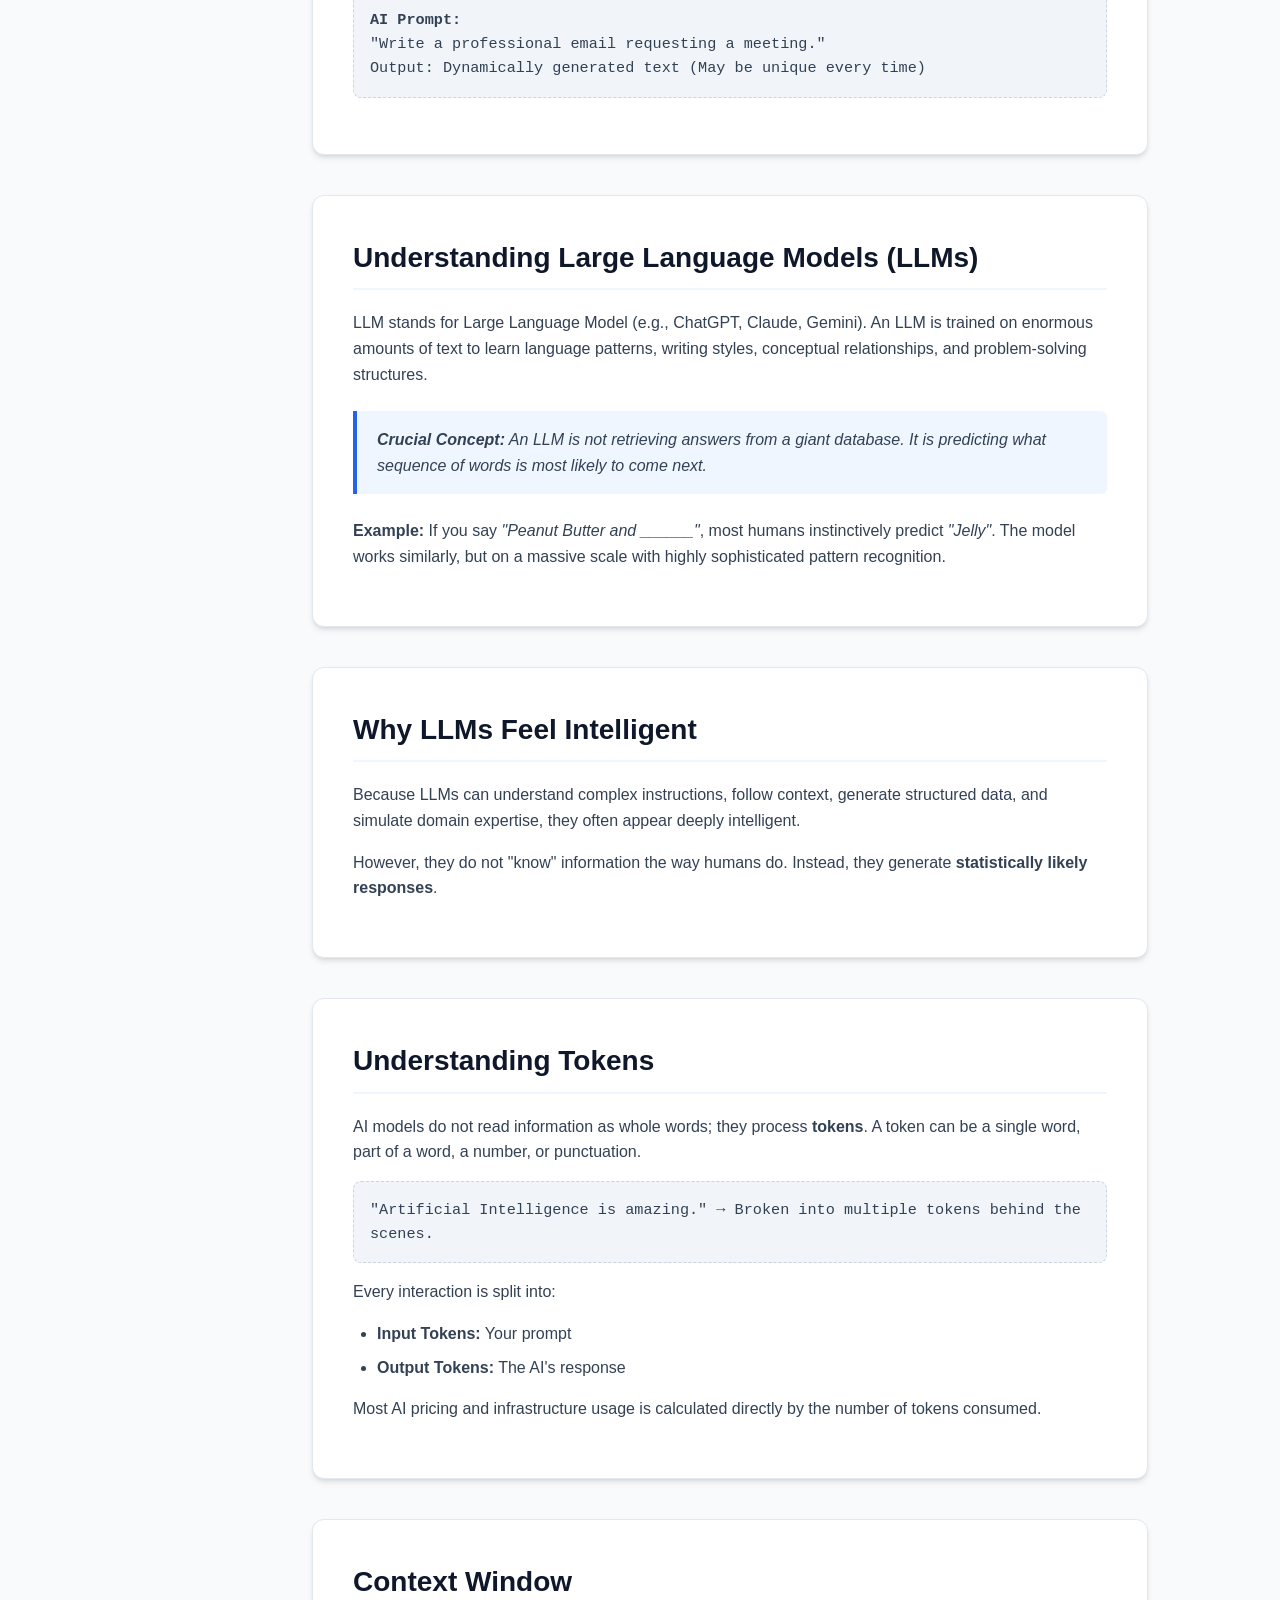
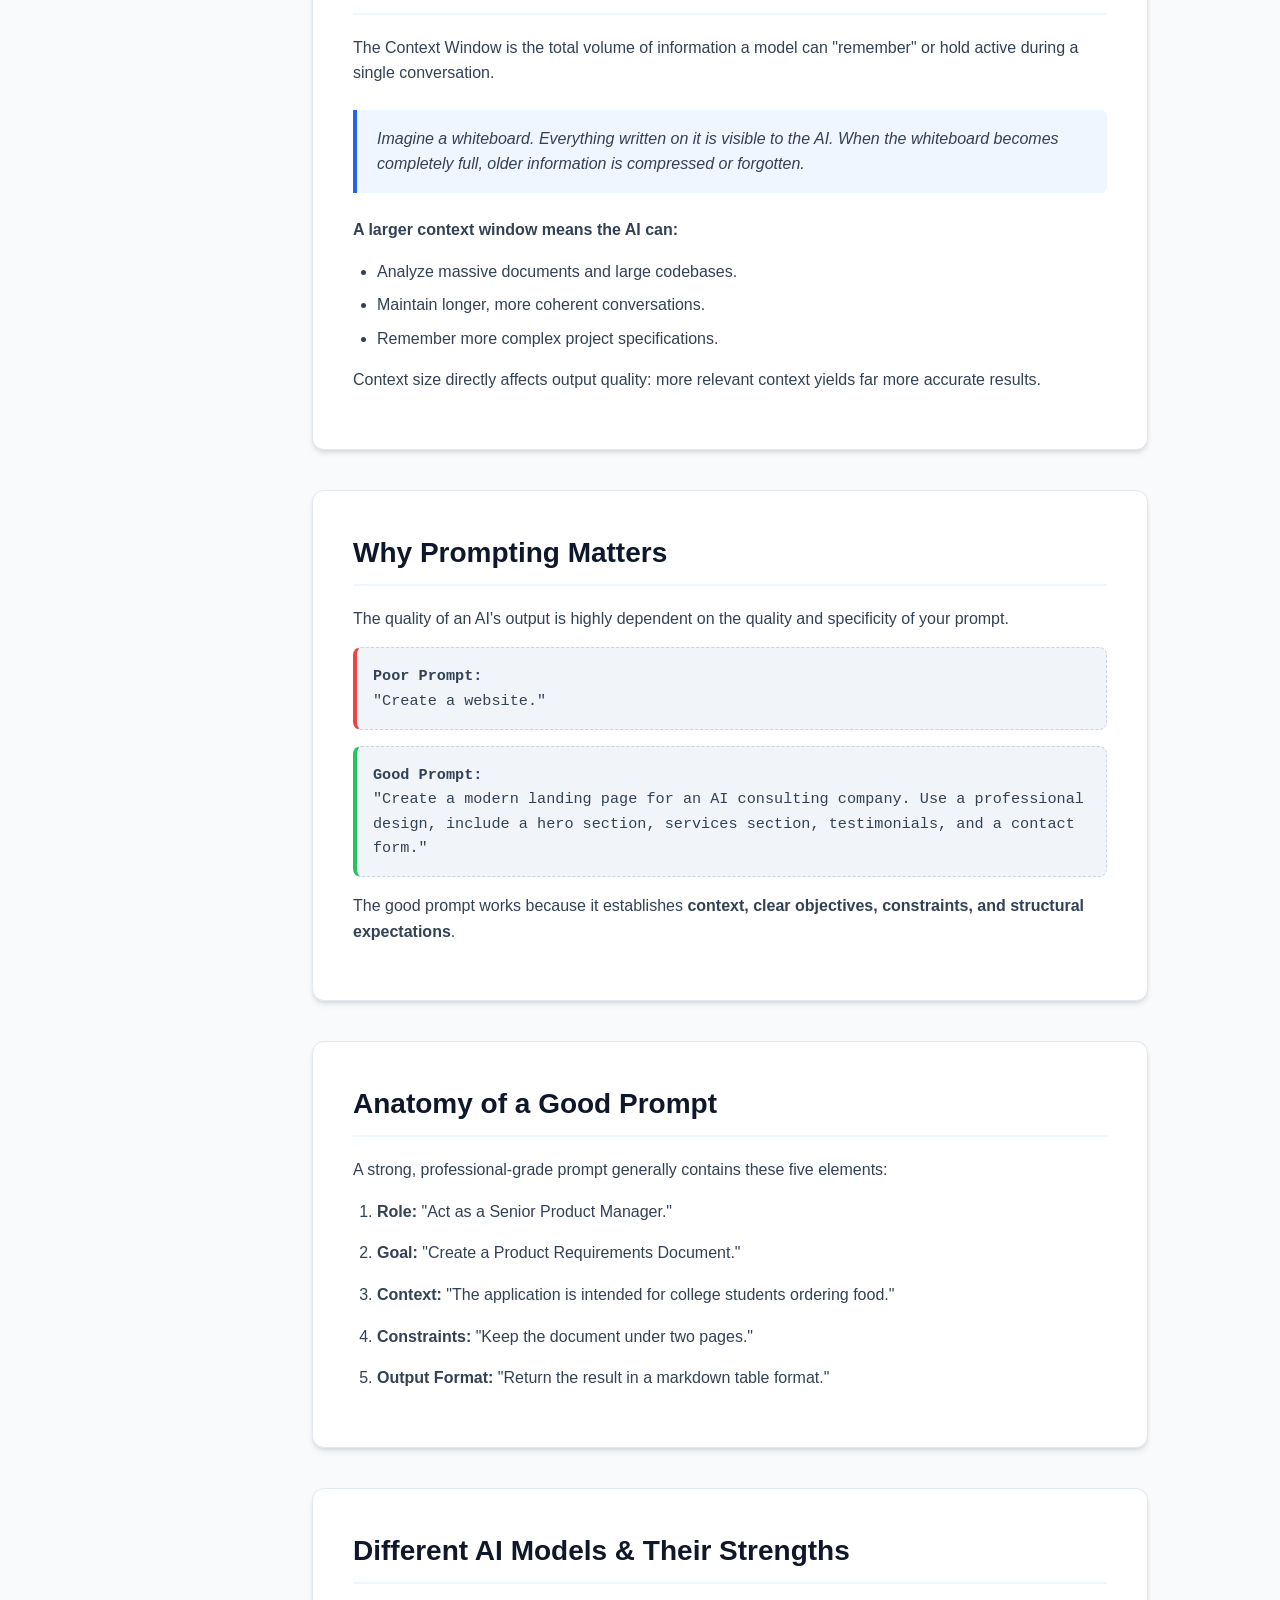
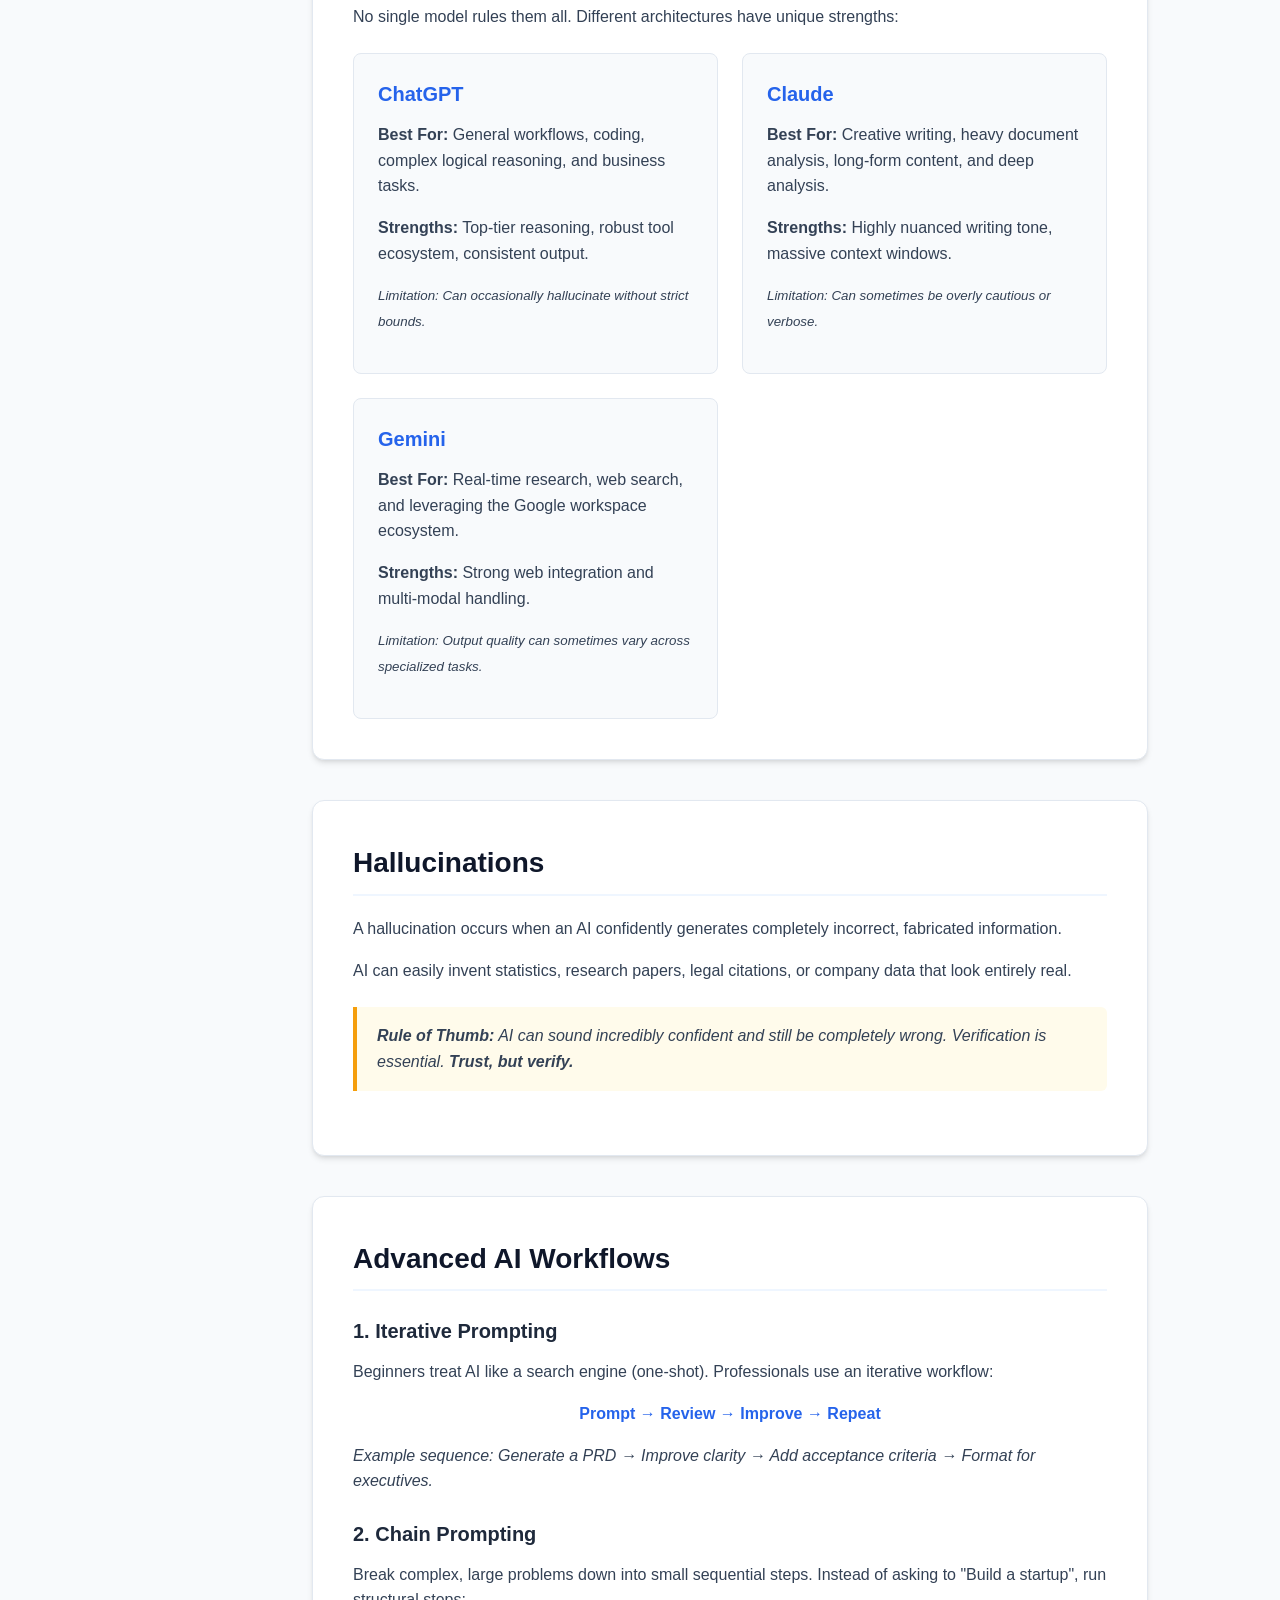
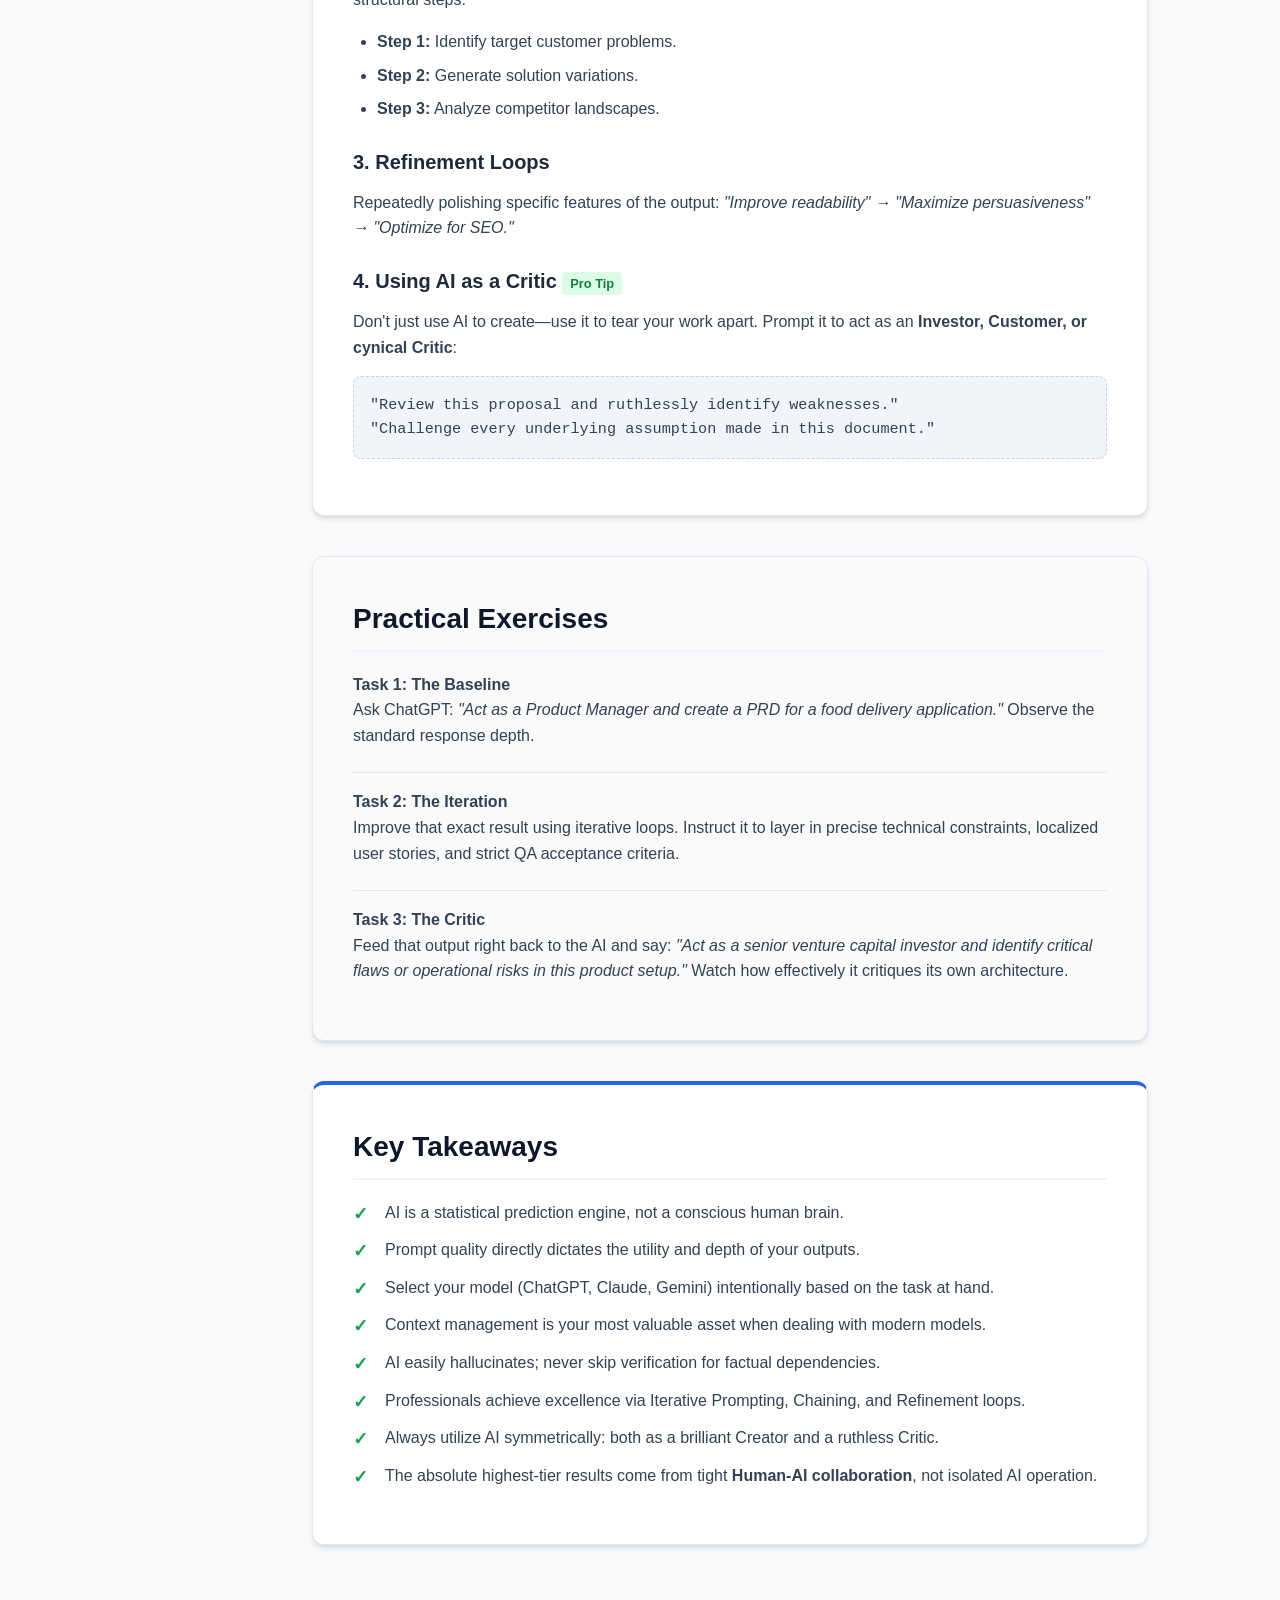
<file: notes/Class_1/index.html>
<!DOCTYPE html>
<html lang="en">
<head>
    <meta charset="UTF-8">
    <meta name="viewport" content="width=device-width, initial-scale=1.0">
    <title>Class 1 Notes: Introduction to Generative AI & Modern AI Systems</title>
    <style>
        :root {
            --bg-color: #f8fafc;
            --text-color: #334155;
            --header-bg: #1e293b;
            --header-text: #ffffff;
            --card-bg: #ffffff;
            --accent-color: #2563eb;
            --accent-light: #eff6ff;
            --border-color: #e2e8f0;
            --shadow: 0 4px 6px -1px rgb(0 0 0 / 0.1), 0 2px 4px -2px rgb(0 0 0 / 0.1);
        }

        * {
            box-sizing: border-box;
            margin: 0;
            padding: 0;
        }

        body {
            font-family: -apple-system, BlinkMacSystemFont, "Segoe UI", Roboto, Helvetica, Arial, sans-serif;
            background-color: var(--bg-color);
            color: var(--text-color);
            line-height: 1.6;
            display: flex;
        }

        /* Sidebar Navigation */
        nav {
            width: 280px;
            height: 100vh;
            background-color: var(--header-bg);
            color: #94a3b8;
            position: fixed;
            top: 0;
            left: 0;
            overflow-y: auto;
            padding: 2rem 1rem;
        }

        nav h3 {
            color: #fff;
            font-size: 0.9rem;
            text-transform: uppercase;
            letter-spacing: 0.05em;
            margin-bottom: 1rem;
            padding-left: 0.5rem;
        }

        nav ul {
            list-style: none;
        }

        nav li {
            margin-bottom: 0.5rem;
        }

        nav a {
            color: #cbd5e1;
            text-decoration: none;
            font-size: 0.95rem;
            display: block;
            padding: 0.5rem;
            border-radius: 0.375rem;
            transition: all 0.2s;
        }

        nav a:hover {
            background-color: rgba(255, 255, 255, 0.1);
            color: #fff;
        }

        /* Main Content Container */
        main {
            margin-left: 280px;
            max-width: 900px;
            width: calc(100% - 280px);
            padding: 3rem 2rem;
        }

        /* Header Styles */
        header {
            background: linear-gradient(135deg, #1e293b 0%, #0f172a 100%);
            color: white;
            padding: 2.5rem;
            border-radius: 0.75rem;
            margin-bottom: 2.5rem;
            box-shadow: var(--shadow);
        }

        header h1 {
            font-size: 2.25rem;
            margin-bottom: 0.5rem;
            font-weight: 800;
        }

        header p {
            color: #94a3b8;
            font-size: 1.1rem;
        }

        /* Content Sections */
        section {
            background-color: var(--card-bg);
            border: 1px solid var(--border-color);
            border-radius: 0.75rem;
            padding: 2.5rem;
            margin-bottom: 2.5rem;
            box-shadow: var(--shadow);
            scroll-margin-top: 2rem;
        }

        h2 {
            color: #0f172a;
            font-size: 1.75rem;
            margin-bottom: 1.25rem;
            border-bottom: 2px solid var(--accent-light);
            padding-bottom: 0.5rem;
        }

        h3 {
            color: #1e293b;
            font-size: 1.25rem;
            margin: 1.5rem 0 0.75rem 0;
        }

        p {
            margin-bottom: 1rem;
        }

        /* Lists styling */
        ul {
            margin-bottom: 1rem;
            padding-left: 1.5rem;
        }

        li {
            margin-bottom: 0.5rem;
        }

        /* Highlight Boxes / Callouts */
        .callout {
            background-color: var(--accent-light);
            border-left: 4px solid var(--accent-color);
            padding: 1rem 1.25rem;
            border-radius: 0 0.375rem 0.375rem 0;
            margin: 1.5rem 0;
            font-style: italic;
        }

        .example-box {
            background-color: #f1f5f9;
            border: 1px dashed #cbd5e1;
            padding: 1rem;
            border-radius: 0.5rem;
            margin: 1rem 0;
            font-family: monospace;
            font-size: 0.95rem;
        }

        /* Model Comparison Grid */
        .model-grid {
            display: grid;
            grid-template-columns: repeat(auto-fit, minmax(250px, 1fr));
            gap: 1.5rem;
            margin-top: 1.5rem;
        }

        .model-card {
            background: #f8fafc;
            border: 1px solid var(--border-color);
            border-radius: 0.5rem;
            padding: 1.5rem;
        }

        .model-card h3 {
            margin-top: 0;
            color: var(--accent-color);
        }

        .badge-pro {
            background-color: #dcfce7;
            color: #15803d;
            padding: 0.25rem 0.5rem;
            border-radius: 0.25rem;
            font-size: 0.8rem;
            font-weight: bold;
        }

        /* Key Takeaways layout */
        .takeaways-list {
            list-style-type: none;
            padding-left: 0;
        }

        .takeaways-list li {
            position: relative;
            padding-left: 2rem;
            margin-bottom: 0.75rem;
        }

        .takeaways-list li::before {
            content: "✓";
            position: absolute;
            left: 0;
            color: #16a34a;
            font-weight: bold;
            font-size: 1.1rem;
        }

        /* Responsive Design */
        @media (max-width: 768px) {
            body {
                flex-direction: column;
            }
            nav {
                width: 100%;
                height: auto;
                position: static;
                padding: 1rem;
            }
            main {
                margin-left: 0;
                width: 100%;
                padding: 1.5rem 1rem;
            }
        }
    </style>
</head>
<body>

    <nav>
        <h3>Table of Contents</h3>
        <ul>
            <li><a href="#what-is-ai">What is AI?</a></li>
            <li><a href="#generative-ai">What is Generative AI?</a></li>
            <li><a href="#llms">Understanding LLMs</a></li>
            <li><a href="#intelligence">Why LLMs Feel Intelligent</a></li>
            <li><a href="#tokens">Understanding Tokens</a></li>
            <li><a href="#context-window">Context Window</a></li>
            <li><a href="#prompting">Why Prompting Matters</a></li>
            <li><a href="#anatomy">Anatomy of a Good Prompt</a></li>
            <li><a href="#models">Different AI Models</a></li>
            <li><a href="#hallucinations">Hallucinations</a></li>
            <li><a href="#workflows">Advanced Workflows</a></li>
            <li><a href="#exercises">Practical Exercises</a></li>
            <li><a href="#takeaways">Key Takeaways</a></li>
        </ul>
    </nav>

    <main>
        <header>
            <p>Class 1 Notes</p>
            <h1>Introduction to Generative AI & Modern AI Systems</h1>
        </header>

        <!-- WHAT IS AI -->
        <section id="what-is-ai">
            <h2>What is Artificial Intelligence?</h2>
            <p>Artificial Intelligence (AI) refers to computer systems that can perform tasks that traditionally required human intelligence.</p>
            <p><strong>Examples include:</strong></p>
            <ul>
                <li>Understanding language & summarizing documents</li>
                <li>Writing content & creating software code</li>
                <li>Answering questions & analyzing data</li>
                <li>Generating images</li>
            </ul>
            <div class="callout">
                Many people think AI is "thinking" like humans. This is not true. Modern AI is primarily a prediction system that has become extremely good at understanding patterns.
            </div>
            <p>Think of AI as <strong>"a very knowledgeable assistant that can process huge amounts of information quickly."</strong></p>
            <ul>
                <li>AI is not magic.</li>
                <li>AI is not conscious.</li>
                <li>AI does not understand the world the same way humans do.</li>
                <li>AI predicts patterns based on what it has learned during training.</li>
            </ul>
        </section>

        <!-- GENERATIVE AI -->
        <section id="generative-ai">
            <h2>What is Generative AI?</h2>
            <p>Generative AI is a category of AI that can create <strong>new content</strong> such as text, images, videos, audio, presentations, and software code.</p>
            <p>Popular tools include: <em>ChatGPT, Claude, Gemini, Midjourney, Runway, and Veo.</em></p>
            
            <h3>Traditional Software vs. Generative AI</h3>
            <p>Traditional software follows predefined, strict rules:</p>
            <div class="example-box">
                <strong>Calculator App:</strong><br>
                Input: 2 + 2 <br>
                Output: 4 (Always predictable)
            </div>
            <p>Generative AI creates outputs dynamically based on instructions:</p>
            <div class="example-box">
                <strong>AI Prompt:</strong><br>
                "Write a professional email requesting a meeting."<br>
                Output: Dynamically generated text (May be unique every time)
            </div>
        </section>

        <!-- UNDERSTANDING LLMS -->
        <section id="llms">
            <h2>Understanding Large Language Models (LLMs)</h2>
            <p>LLM stands for Large Language Model (e.g., ChatGPT, Claude, Gemini). An LLM is trained on enormous amounts of text to learn language patterns, writing styles, conceptual relationships, and problem-solving structures.</p>
            <div class="callout">
                <strong>Crucial Concept:</strong> An LLM is not retrieving answers from a giant database. It is predicting what sequence of words is most likely to come next.
            </div>
            <p><strong>Example:</strong> If you say <em>"Peanut Butter and ______"</em>, most humans instinctively predict <em>"Jelly"</em>. The model works similarly, but on a massive scale with highly sophisticated pattern recognition.</p>
        </section>

        <!-- WHY LLMS FEEL INTELLIGENT -->
        <section id="intelligence">
            <h2>Why LLMs Feel Intelligent</h2>
            <p>Because LLMs can understand complex instructions, follow context, generate structured data, and simulate domain expertise, they often appear deeply intelligent.</p>
            <p>However, they do not "know" information the way humans do. Instead, they generate <strong>statistically likely responses</strong>.</p>
        </section>

        <!-- UNDERSTANDING TOKENS -->
        <section id="tokens">
            <h2>Understanding Tokens</h2>
            <p>AI models do not read information as whole words; they process <strong>tokens</strong>. A token can be a single word, part of a word, a number, or punctuation.</p>
            <div class="example-box">
                "Artificial Intelligence is amazing." &rarr; Broken into multiple tokens behind the scenes.
            </div>
            <p>Every interaction is split into:</p>
            <ul>
                <li><strong>Input Tokens:</strong> Your prompt</li>
                <li><strong>Output Tokens:</strong> The AI's response</li>
            </ul>
            <p>Most AI pricing and infrastructure usage is calculated directly by the number of tokens consumed.</p>
        </section>

        <!-- CONTEXT WINDOW -->
        <section id="context-window">
            <h2>Context Window</h2>
            <p>The Context Window is the total volume of information a model can "remember" or hold active during a single conversation.</p>
            <div class="callout">
                Imagine a whiteboard. Everything written on it is visible to the AI. When the whiteboard becomes completely full, older information is compressed or forgotten.
            </div>
            <p><strong>A larger context window means the AI can:</strong></p>
            <ul>
                <li>Analyze massive documents and large codebases.</li>
                <li>Maintain longer, more coherent conversations.</li>
                <li>Remember more complex project specifications.</li>
            </ul>
            <p>Context size directly affects output quality: more relevant context yields far more accurate results.</p>
        </section>

        <!-- WHY PROMPTING MATTERS -->
        <section id="prompting">
            <h2>Why Prompting Matters</h2>
            <p>The quality of an AI's output is highly dependent on the quality and specificity of your prompt.</p>
            
            <div class="example-box" style="border-left: 4px solid #ef4444;">
                <strong>Poor Prompt:</strong><br>
                "Create a website."
            </div>
            <div class="example-box" style="border-left: 4px solid #22c55e;">
                <strong>Good Prompt:</strong><br>
                "Create a modern landing page for an AI consulting company. Use a professional design, include a hero section, services section, testimonials, and a contact form."
            </div>
            <p>The good prompt works because it establishes <strong>context, clear objectives, constraints, and structural expectations</strong>.</p>
        </section>

        <!-- ANATOMY OF A PROMPT -->
        <section id="anatomy">
            <h2>Anatomy of a Good Prompt</h2>
            <p>A strong, professional-grade prompt generally contains these five elements:</p>
            <ol style="padding-left: 1.5rem; margin-bottom: 1rem;">
                <li style="margin-bottom: 1rem;"><strong>Role:</strong> "Act as a Senior Product Manager."</li>
                <li style="margin-bottom: 1rem;"><strong>Goal:</strong> "Create a Product Requirements Document."</li>
                <li style="margin-bottom: 1rem;"><strong>Context:</strong> "The application is intended for college students ordering food."</li>
                <li style="margin-bottom: 1rem;"><strong>Constraints:</strong> "Keep the document under two pages."</li>
                <li style="margin-bottom: 1rem;"><strong>Output Format:</strong> "Return the result in a markdown table format."</li>
            </</ol>
        </section>

        <!-- DIFFERENT AI MODELS -->
        <section id="models">
            <h2>Different AI Models & Their Strengths</h2>
            <p>No single model rules them all. Different architectures have unique strengths:</p>
            
            <div class="model-grid">
                <div class="model-card">
                    <h3>ChatGPT</h3>
                    <p><strong>Best For:</strong> General workflows, coding, complex logical reasoning, and business tasks.</p>
                    <p><strong>Strengths:</strong> Top-tier reasoning, robust tool ecosystem, consistent output.</p>
                    <p><small><em>Limitation: Can occasionally hallucinate without strict bounds.</em></small></p>
                </div>
                <div class="model-card">
                    <h3>Claude</h3>
                    <p><strong>Best For:</strong> Creative writing, heavy document analysis, long-form content, and deep analysis.</p>
                    <p><strong>Strengths:</strong> Highly nuanced writing tone, massive context windows.</p>
                    <p><small><em>Limitation: Can sometimes be overly cautious or verbose.</em></small></p>
                </div>
                <div class="model-card">
                    <h3>Gemini</h3>
                    <p><strong>Best For:</strong> Real-time research, web search, and leveraging the Google workspace ecosystem.</p>
                    <p><strong>Strengths:</strong> Strong web integration and multi-modal handling.</p>
                    <p><small><em>Limitation: Output quality can sometimes vary across specialized tasks.</em></small></p>
                </div>
            </div>
        </section>

        <!-- HALLUCINATIONS -->
        <section id="hallucinations">
            <h2>Hallucinations</h2>
            <p>A hallucination occurs when an AI confidently generates completely incorrect, fabricated information.</p>
            <p>AI can easily invent statistics, research papers, legal citations, or company data that look entirely real.</p>
            <div class="callout" style="border-left-color: #f59e0b; background-color: #fffbeb;">
                <strong>Rule of Thumb:</strong> AI can sound incredibly confident and still be completely wrong. Verification is essential. <strong>Trust, but verify.</strong>
            </div>
        </section>

        <!-- ADVANCED WORKFLOWS -->
        <section id="workflows">
            <h2>Advanced AI Workflows</h2>
            
            <h3>1. Iterative Prompting</h3>
            <p>Beginners treat AI like a search engine (one-shot). Professionals use an iterative workflow:</p>
            <p style="text-align: center; font-weight: bold; color: var(--accent-color);">Prompt &rarr; Review &rarr; Improve &rarr; Repeat</p>
            <p><em>Example sequence: Generate a PRD &rarr; Improve clarity &rarr; Add acceptance criteria &rarr; Format for executives.</em></p>

            <h3>2. Chain Prompting</h3>
            <p>Break complex, large problems down into small sequential steps. Instead of asking to "Build a startup", run structural steps:</p>
            <ul>
                <li><strong>Step 1:</strong> Identify target customer problems.</li>
                <li><strong>Step 2:</strong> Generate solution variations.</li>
                <li><strong>Step 3:</strong> Analyze competitor landscapes.</li>
            </ul>

            <h3>3. Refinement Loops</h3>
            <p>Repeatedly polishing specific features of the output: <em>"Improve readability" &rarr; "Maximize persuasiveness" &rarr; "Optimize for SEO."</em></p>

            <h3>4. Using AI as a Critic <span class="badge-pro">Pro Tip</span></h3>
            <p>Don't just use AI to create—use it to tear your work apart. Prompt it to act as an <strong>Investor, Customer, or cynical Critic</strong>:</p>
            <div class="example-box">
                "Review this proposal and ruthlessly identify weaknesses."<br>
                "Challenge every underlying assumption made in this document."
            </div>
        </section>

        <!-- PRACTICAL EXERCISE -->
        <section id="exercises" style="background-color: #fafafa;">
            <h2>Practical Exercises</h2>
            
            <div style="margin-bottom: 1.5rem;">
                <h4>Task 1: The Baseline</h4>
                <p>Ask ChatGPT: <em>"Act as a Product Manager and create a PRD for a food delivery application."</em> Observe the standard response depth.</p>
            </div>
            <hr style="border: 0; border-top: 1px solid var(--border-color); margin: 1rem 0;">
            <div style="margin-bottom: 1.5rem;">
                <h4>Task 2: The Iteration</h4>
                <p>Improve that exact result using iterative loops. Instruct it to layer in precise technical constraints, localized user stories, and strict QA acceptance criteria.</p>
            </div>
            <hr style="border: 0; border-top: 1px solid var(--border-color); margin: 1rem 0;">
            <div>
                <h4>Task 3: The Critic</h4>
                <p>Feed that output right back to the AI and say: <em>"Act as a senior venture capital investor and identify critical flaws or operational risks in this product setup."</em> Watch how effectively it critiques its own architecture.</p>
            </div>
        </section>

        <!-- KEY TAKEAWAYS -->
        <section id="takeaways" style="border-top: 4px solid var(--accent-color);">
            <h2>Key Takeaways</h2>
            <ul class="takeaways-list">
                <li>AI is a statistical prediction engine, not a conscious human brain.</li>
                <li>Prompt quality directly dictates the utility and depth of your outputs.</li>
                <li>Select your model (ChatGPT, Claude, Gemini) intentionally based on the task at hand.</li>
                <li>Context management is your most valuable asset when dealing with modern models.</li>
                <li>AI easily hallucinates; never skip verification for factual dependencies.</li>
                <li>Professionals achieve excellence via Iterative Prompting, Chaining, and Refinement loops.</li>
                <li>Always utilize AI symmetrically: both as a brilliant Creator and a ruthless Critic.</li>
                <li>The absolute highest-tier results come from tight <strong>Human-AI collaboration</strong>, not isolated AI operation.</li>
            </ul>
        </section>
    </main>

</body>
</html>
</file>
<file: genai-mastery-common.css>
/* ================================================================
   genai-mastery-common.css
   Shared design tokens, header, footer, and utilities
   Used by: index.html, notes/*, syllabus/*
   ================================================================ */

@import url('https://fonts.googleapis.com/css2?family=Playfair+Display:ital,wght@0,700;0,800;1,700&family=Inter:wght@400;500;600;700&display=swap');

/* ── DESIGN TOKENS ─────────────────────────────────────── */
:root {
  /* Brand palette */
  --navy:        #1E3A8A;
  --navy-dk:     #172554;
  --navy-lt:     rgba(30, 58, 138, 0.08);
  --gold:        #D4A843;
  --gold-lt:     #F0C96A;

  /* Neutral scale */
  --ink:         #0F172A;
  --ink-2:       #1E293B;
  --muted:       #475569;
  --faint:       #94A3B8;
  --border:      rgba(15, 23, 42, 0.10);
  --border-hi:   rgba(15, 23, 42, 0.18);
  --surface:     #FFFFFF;
  --surface-2:   #F1F5F9;
  --bg:          #F8FAFC;

  /* Type scale */
  --font-display: 'Playfair Display', Georgia, serif;
  --font-body:    'Inter', system-ui, sans-serif;

  /* Spacing */
  --nav-h: 72px;
}

/* ── RESET ─────────────────────────────────────────────── */
*, *::before, *::after {
  box-sizing: border-box;
  margin: 0;
  padding: 0;
}

html { scroll-behavior: smooth; }

body {
  font-family: var(--font-body);
  background: var(--bg);
  color: var(--ink);
  line-height: 1.65;
  -webkit-font-smoothing: antialiased;
  -moz-osx-font-smoothing: grayscale;
}

/* ── FIXED SITE HEADER ─────────────────────────────────── */
.site-header {
  position: fixed;
  top: 0; left: 0; right: 0;
  height: var(--nav-h);
  background: rgba(7, 9, 15, 0.88);
  backdrop-filter: blur(16px);
  -webkit-backdrop-filter: blur(16px);
  border-bottom: 1px solid rgba(255,255,255,0.06);
  display: flex;
  align-items: center;
  justify-content: space-between;
  padding: 0 3rem;
  z-index: 200;
}

.site-header .header-left {
  display: flex;
  align-items: center;
  gap: 0.85rem;
}

.logo-mark {
  width: 32px; height: 32px;
  background: linear-gradient(135deg, var(--navy) 0%, var(--navy-dk) 100%);
  border-radius: 8px;
  display: flex; align-items: center; justify-content: center;
  flex-shrink: 0;
  text-decoration: none;
}

.logo-mark svg { width: 16px; height: 16px; }

.logo-text {
  font-weight: 600;
  font-size: 0.95rem;
  letter-spacing: -0.01em;
  color: #F8FAFC;
  text-decoration: none;
}

.header-divider {
  width: 1px;
  height: 20px;
  background: rgba(255,255,255,0.12);
}

.studio-link {
  font-size: 0.78rem;
  color: var(--gold);
  text-decoration: none;
  letter-spacing: 0.07em;
  text-transform: uppercase;
  font-weight: 600;
  transition: color 0.2s;
}

.studio-link:hover { color: #fff; }

.site-nav {
  display: flex;
  gap: 0.2rem;
}

.site-nav a {
  font-size: 0.875rem;
  font-weight: 500;
  color: rgba(248,250,252,0.75);
  text-decoration: none;
  padding: 0.45rem 1rem;
  border-radius: 6px;
  border: 1px solid transparent;
  transition: all 0.18s;
}

.site-nav a:hover {
  color: #fff;
  background: rgba(255,255,255,0.06);
  border-color: rgba(255,255,255,0.1);
}

.site-nav a.active {
  color: var(--gold);
  background: rgba(212, 168, 67, 0.08);
  border-color: rgba(212, 168, 67, 0.2);
}

/* ── SITE FOOTER ───────────────────────────────────────── */
.site-footer {
  border-top: 1px solid var(--border);
  padding: 1.75rem 3rem;
  display: flex;
  align-items: center;
  justify-content: space-between;
  font-size: 0.8rem;
  color: var(--faint);
  background: var(--surface);
}

.site-footer a {
  color: var(--muted);
  text-decoration: none;
  transition: color 0.18s;
}

.site-footer a:hover { color: var(--ink); }

.site-footer .footer-right {
  display: flex;
  gap: 1.5rem;
}

/* ── BREADCRUMBS ───────────────────────────────────────── */
.breadcrumbs {
  display: flex;
  align-items: center;
  gap: 0.4rem;
  font-size: 0.82rem;
  color: var(--faint);
  margin-bottom: 2rem;
  flex-wrap: wrap;
}

.breadcrumbs a {
  color: var(--muted);
  text-decoration: none;
  transition: color 0.15s;
}

.breadcrumbs a:hover { color: var(--navy); }

.breadcrumbs .sep {
  color: var(--border-hi);
  font-size: 0.75rem;
}

/* ── UTILITY CLASSES ───────────────────────────────────── */
.visually-hidden {
  position: absolute;
  width: 1px; height: 1px;
  overflow: hidden;
  clip: rect(0,0,0,0);
  white-space: nowrap;
}

/* ── PRINT BASE ────────────────────────────────────────── */
@media print {
  .site-header,
  .site-footer,
  .breadcrumbs,
  .print-hide {
    display: none !important;
  }
}

/* ── RESPONSIVE ────────────────────────────────────────── */
@media (max-width: 768px) {
  .site-header {
    padding: 0 1.25rem;
  }

  .header-divider,
  .studio-link {
    display: none;
  }

  .site-footer {
    flex-direction: column;
    gap: 1rem;
    text-align: center;
    padding: 1.5rem;
  }

  .site-footer .footer-right {
    flex-wrap: wrap;
    justify-content: center;
  }
}
</file>
